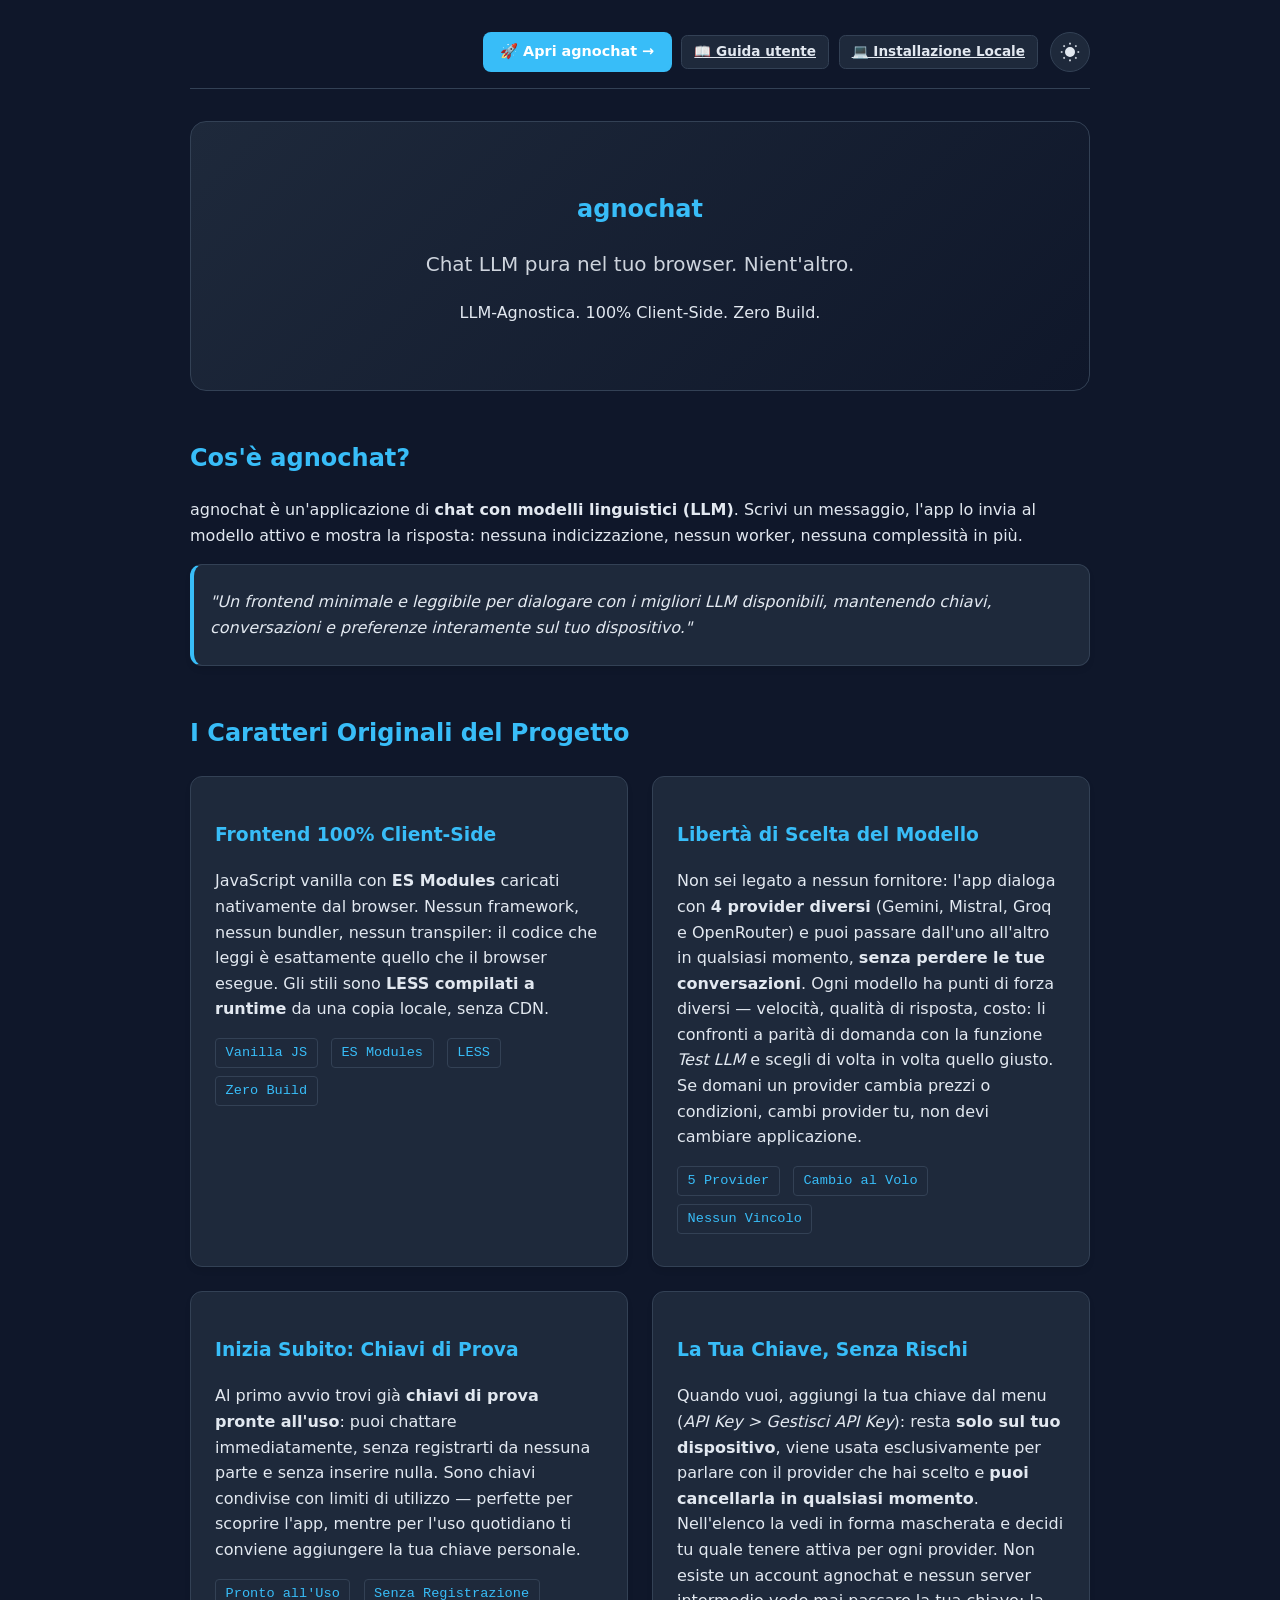
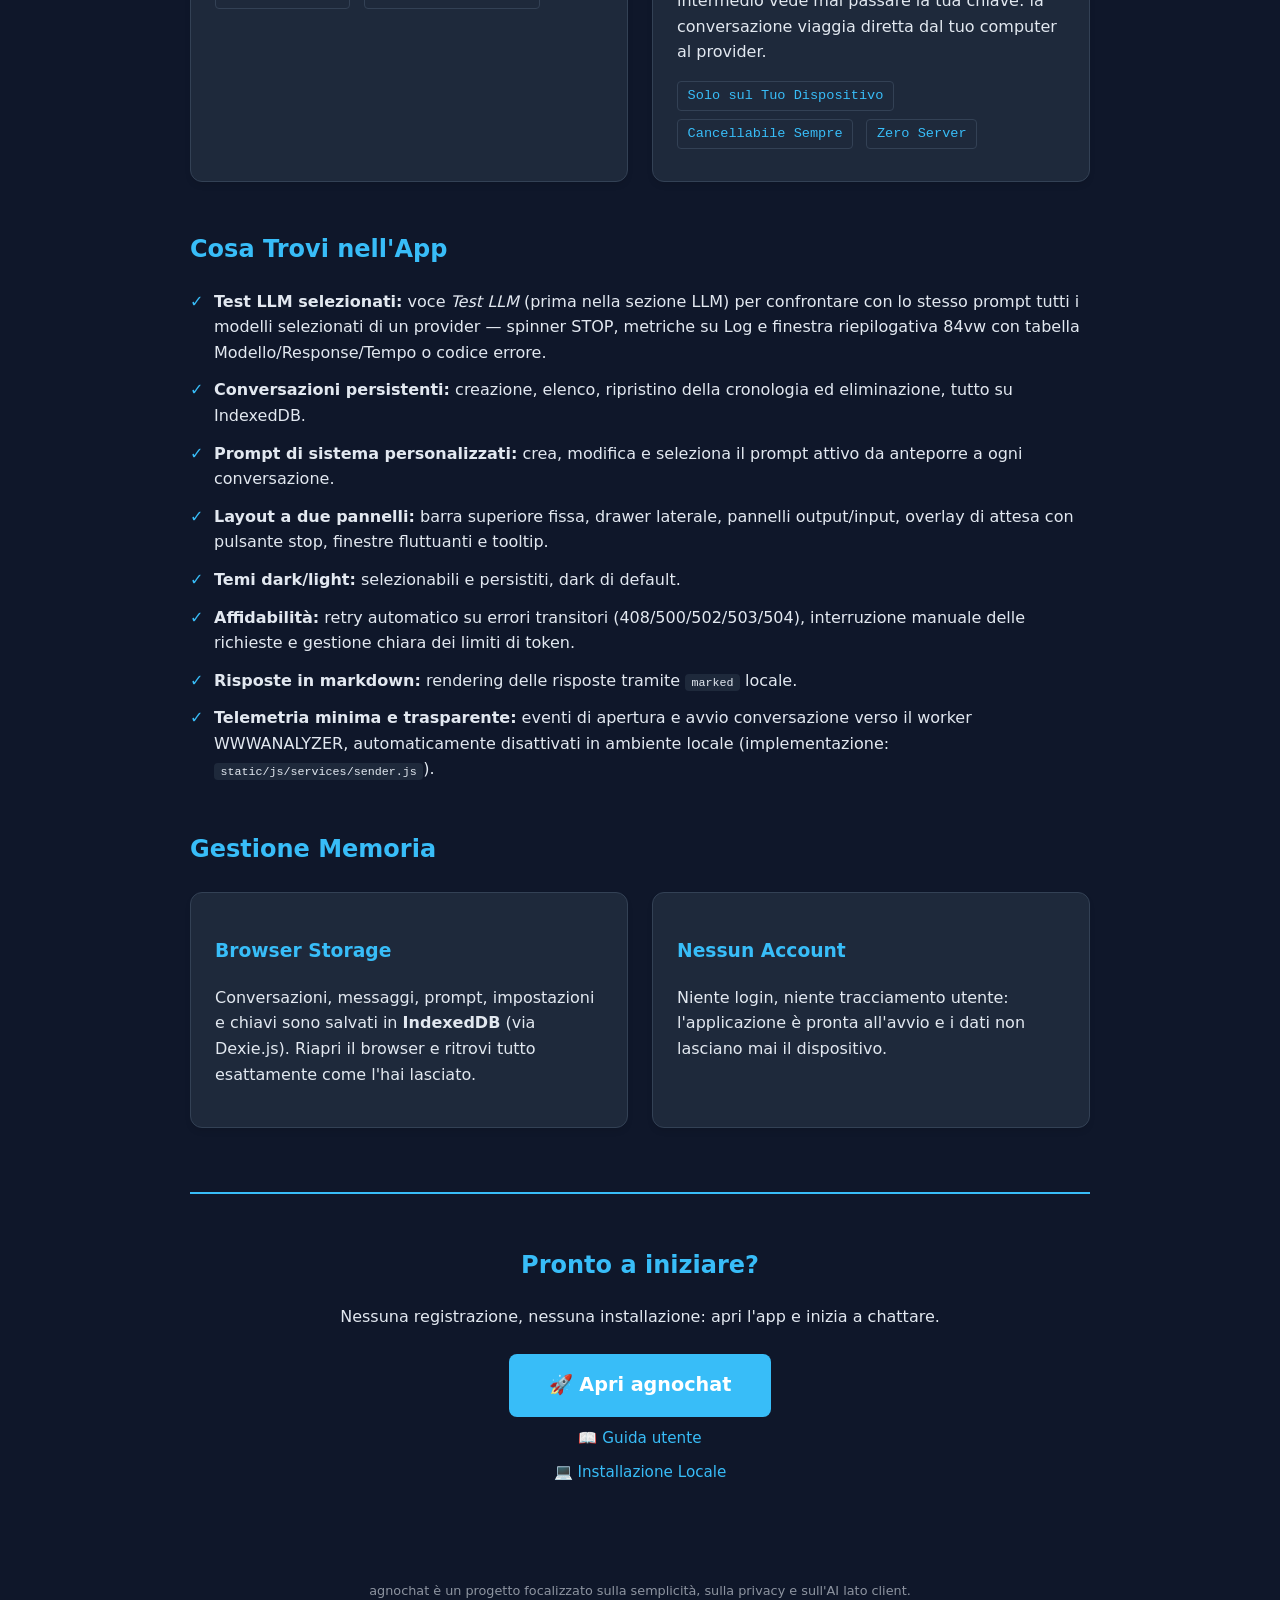
<file: index.html>
<!DOCTYPE html>
<html lang="it">

  <head>
    <meta charset="utf-8" />
    <meta http-equiv="refresh" content="0; url=static/agnochat.html" />
    <!-- <meta http-equiv="refresh" content="0; url=static/index.html" /> -->
    <meta name="viewport" content="width=device-width, initial-scale=1.0" />
    <title>agnochat</title>
    <script>window.location.replace("static/agnochat.html");</script>
    <!-- <script>window.location.replace("static/index.html");</script> -->
  </head>

  <body>
    <p><a href="static/agnochat.html">Apri agnochat</a></p>
    <!-- <p><a href="static/index.html">Apri agnochat</a></p> -->
  </body>

</html>
</file>
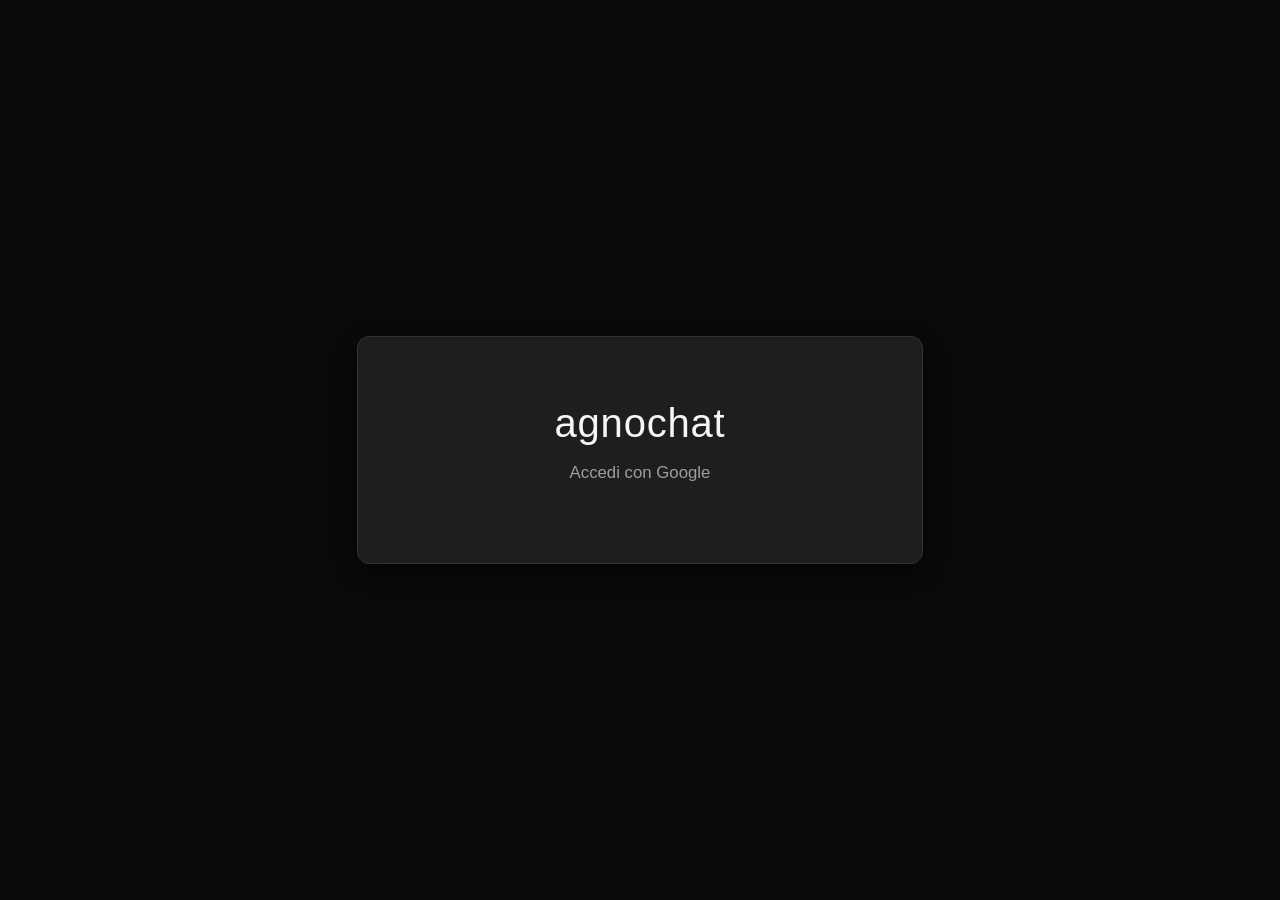
<file: static/index.html>
<!DOCTYPE html>
<html lang="it">

  <head>
    <meta charset="utf-8" />
    <meta name="viewport" content="width=device-width, initial-scale=1.0" />
    <meta name="description" content="agnochat - Chat LLM 100% client-side" />
    <title>agnochat</title>
    <link rel="icon" href="favicon.ico" type="image/x-icon">


    <link rel="stylesheet" href="css/style.min.css?v=1" />

    <!-- <link rel="stylesheet/less" href="less/style.less?v=5" /> -->
    <!-- <link rel="stylesheet/less" href="less/uadialog.less?v=2" /> -->
    <!-- <link rel="stylesheet/less" href="less/ualog3.less?v=2" /> -->
    <!-- <link rel="stylesheet/less" href="less/tooltip.less?v=2" /> -->
    <!-- <script src="less/less.js"></script> -->

    <script type="importmap">
      {
        "imports": {
          "agnochat/": "./js/",
          "agnochat/services/": "./js/services/",
          "agnochat/llm/": "./js/llm/",
          "agnochat/llmclient/": "./js/llmclient/",
          "agnochat/commands/": "./js/commands/",
          "agnochat/llmlist/": "./js/llmlist/"
        }
      }
    </script>

    <!-- Guardia login: redirect a login.html se manca user_web_id.
         La login Google e' obbligatoria anche in locale; il bypass con
         utente locale vale solo a login disabilitata. Viene PRIMA di app.js:
         i moduli differiti eseguono in ordine di documento, cosi' l'app
         (e il sender) non parte mai senza utente autenticato. -->
    <script type="module">
      import { DISABLE_LOGIN_ON_LOCAL, isLocalEnvironment } from './js/services/config.js';
      const needsLogin = !localStorage.getItem('user_web_id');
      const isLocalBypass = DISABLE_LOGIN_ON_LOCAL && isLocalEnvironment();

      if (needsLogin && !isLocalBypass) {
        window.location.replace('login.html');
      }
    </script>

    <script type="module" src="js/app.js?v=1"></script>
  </head>

  <body>

    <div id="spinner" class="spinner">
      <div class="spinner-content">
        <div class="pulse-icon"></div>
        <div class="stop-message">STOP</div>
      </div>
    </div>

    <div id="spinner-wait" class="spinner-wait">
      <div class="spinner-content">
        <div class="pulse-icon"></div>
        <div class="stop-message">STOP</div>
      </div>
    </div>

    <div class="menu-h">
      <input id="id-menu-btn" name="id-menu-btn" class="menu-btn" type="checkbox" />
      <label for="id-menu-btn" id="id-menu-icon-label" class="menu-icon">
        <span class="nav-icon"></span>
      </label>

      <div class="head-wrapper">
        <button id="btn-help" class="help" data-help="Help|Apre il manuale utente con l'elenco dei comandi dell'app.">Help</button>
        <button id="btn-readme" class="readme" data-help="README|Apre la guida completa dell'applicazione in una nuova scheda.">README</button>
        <span style="position: absolute; left: 17vw; top: 0.7vh; font-size: 0.65em; color: #ff8c00; opacity: 1; line-height: 4vh; z-index: 120; font-weight: 700;">v0.1.4</span>
        <button id="btn-provider-settings" class="provider-settings" data-help="Configurazione LLM|Seleziona il provider AI e il modello specifico.">LLM</button>
        <span id="active-model-display" class="active-model-display"></span>
        <button class="log" id="id_log">Log</button>
      </div>

      <button id="btn-theme-toggle" class="btn-theme-toggle">
        <svg class="icon-sun" viewBox="0 0 24 24" fill="none" stroke="currentColor" stroke-width="2">
          <circle cx="12" cy="12" r="5" />
          <path d="M12 1v2M12 21v2M4.22 4.22l1.42 1.42M18.36 18.36l1.42 1.42M1 12h2M21 12h2M4.22 19.78l1.42-1.42M18.36 5.64l1.42-1.42" />
        </svg>
        <svg class="icon-moon" viewBox="0 0 24 24" fill="none" stroke="currentColor" stroke-width="2" style="display: none;">
          <path d="M21 12.79A9 9 0 1 1 11.21 3 7 7 0 0 0 21 12.79z" />
        </svg>
      </button>

      <div class="menu-box">
        <ul>
          <li><b>Conversazioni</b></li>
          <li><a href="#" id="menu-new-conversation" data-help="Nuova Conversazione|Crea una nuova conversazione vuota e la attiva. La conversazione attiva resta salvata.">Nuova Conversazione</a></li>
          <li><a href="#" id="menu-list-conversations" data-help="Gestisci Conversazioni|Elenca, visualizza, attiva o elimina le conversazioni salvate.">Gestisci Conversazioni</a></li>
          <li class="separator"></li>
          <li><b>Prompt di Sistema</b></li>
          <li><a href="#" id="menu-new-prompt" data-help="Nuovo System Prompt|Crea un prompt di sistema personalizzato con nome e contenuto.">Nuovo System Prompt</a></li>
          <li><a href="#" id="menu-list-prompts" data-help="Gestisci System Prompt|Elenca, modifica, seleziona o elimina i prompt di sistema.">Gestisci System Prompt</a></li>
          <li class="separator"></li>
          <li><b>LLM</b></li>
          <li><a href="#" id="menu-test-llm" data-help="Test LLM|Esegue il test sugli LLM di un provider, utilizzando il prompt.">Test LLM</a></li>
          <li><a href="#" id="menu-reset-llm" data-help="Reset LLM|Azzera la selezione attiva e ripristina tutti i modelli disponibili dai file locali.">Reset LLM</a></li>
          <li><a href="#" id="menu-llm-update" data-help="Aggiorna LLM|Testa i modelli dei provider con chiave attiva e aggiorna l'albero di selezione LLM.">Aggiorna LLM</a></li>
          <li><a href="#" id="menu-provider-tree" data-help="Seleziona LLM|Apre l'elenco dei modelli scaricati con checkbox per aggiornare l'albero di scelta LLM.">Seleziona LLM</a></li>
          <li class="separator"></li>
          <li><b>API Key</b></li>
          <li><a href="#" id="menu-default-api-keys" data-help="Reset Api Keys|Ripristina le chiavi API predefinite, sovrascrivendo quelle attuali.">Reset Api Keys</a></li>
          <li><a href="#" id="menu-add-api-key" data-help="Gestione API Key|Aggiungi, attiva o elimina le tue chiavi API personali.">Gestisci API Key</a></li>
          <li class="separator"></li>
          <li><a href="#" id="menu-reset" class="delete menu-reset" data-help="Reset|Cancella TUTTI i dati: conversazioni, prompt, chiavi API e configurazione.">Reset</a></li>
          <li class="separator"></li>
          <li><a href="#" id="menu-logout" class="delete menu-logout">Logout</a></li>
        </ul>
      </div>

    </div>

    <div class="container">
      <div class="item item1">
        <div class="output-wrapper">
          <div class="output-toolbar">
            <button id="btn-copy-output-toolbar" data-help="Copia Output|Copia il testo dell'output della chat negli appunti.">
              <svg class="icon" viewBox="0 0 24 24">
                <path d="M16 1H4c-1.1 0-2 .9-2 2v14h2V3h12V1zm3 4H8c-1.1 0-2 .9-2 2v14c0 1.1.9 2 2 2h11c1.1 0 2-.9 2-2V7c0-1.1-.9-2-2-2zm0 16H8V7h11v14z" />
              </svg>
            </button>
            <button id="btn-clear-output" data-help="Cancella Output|Svuota la vista dell'output senza cancellare la cronologia della conversazione.">
              <svg class="icon" viewBox="0 0 24 24">
                <path d="M19,4H15.5L14.5,3H9.5L8.5,4H5V6H19V4M6,19A2,2 0 0,0 8,21H16A2,2 0 0,0 18,19V7H6V19Z" />
              </svg>
            </button>
          </div>
          <div class="text-out" id="id-text-out" tabindex="0">
            <div class="div-text"></div>
          </div>
          <div class="doc-bar" id="doc-bar"></div>
        </div>
      </div>

      <div class="item item2">
        <div class="input-wrapper">
          <textarea class="text-input" id="text-input" placeholder="Scrivi qui... " rows="2"></textarea>
          <button id="btn-upload-doc" class="btn-upload-doc" data-help="Carica documento">
            <svg viewBox="0 0 24 24" width="22" height="22">
              <path fill="currentColor" d="M19 13h-6v6h-2v-6H5v-2h6V5h2v6h6v2z" />
            </svg>
          </button>
          <button id="btn-edit-last" class="btn-edit-last" data-help="Modifica domanda" style="display: none;">
            <svg viewBox="0 0 24 24">
              <path fill="currentColor" d="M3 17.25V21h3.75L17.81 9.94l-3.75-3.75L3 17.25zM20.71 7.04c.39-.39.39-1.02 0-1.41l-2.34-2.34c-.39-.39-1.02-.39-1.41 0l-1.83 1.83 3.75 3.75 1.83-1.83z" />
            </svg>
          </button>
        </div>
        <div class="input-context-actions">
          <button id="btn-copy-output" data-help="Copia Output|Copia il testo dell'output della chat negli appunti.">
            <svg class="icon" viewBox="0 0 24 24">
              <path d="M16 1H4c-1.1 0-2 .9-2 2v14h2V3h12V1zm3 4H8c-1.1 0-2 .9-2 2v14c0 1.1.9 2 2 2h11c1.1 0 2-.9 2-2V7c0-1.1-.9-2-2-2zm0 16H8V7h11v14z" />
            </svg>
          </button>
          <button class="clear-input" data-help="Cancella Input">
            <svg class="icon" viewBox="0 0 24 24">
              <path d="M19,4H15.5L14.5,3H9.5L8.5,4H5V6H19V4M6,19A2,2 0 0,0 8,21H16A2,2 0 0,0 18,19V7H6V19Z" />
            </svg>
          </button>
          <button id="btn-action-send" data-help="Invia Messaggio|Invia la domanda al modello attivo mantenendo la memoria della conversazione.">
            <svg class="btn-icon-svg" viewBox="0 0 24 24">
              <path fill="currentColor" d="M8 5v14l11-7z" />
            </svg>
          </button>
        </div>
      </div>
    </div>

    <script src="js/services/vendor/marked.min.js"></script>
  </body>

</html>
</file>
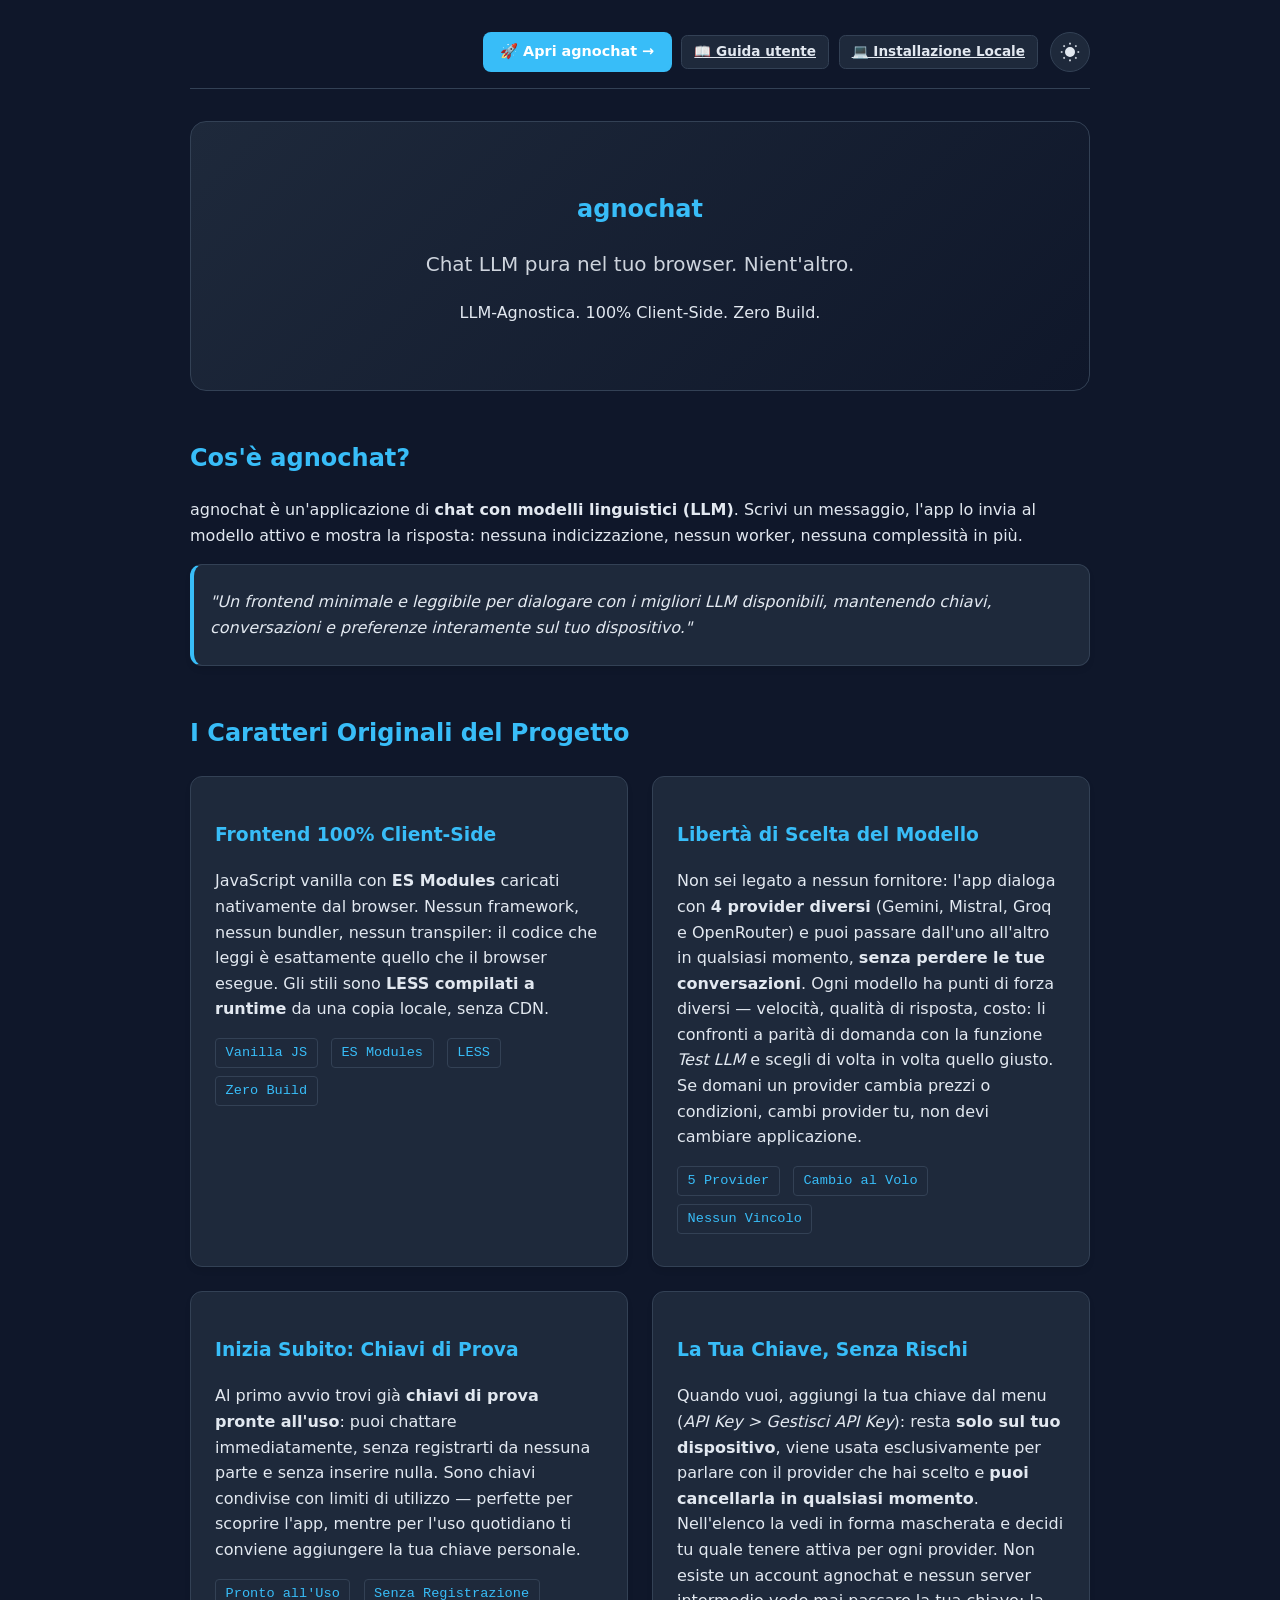
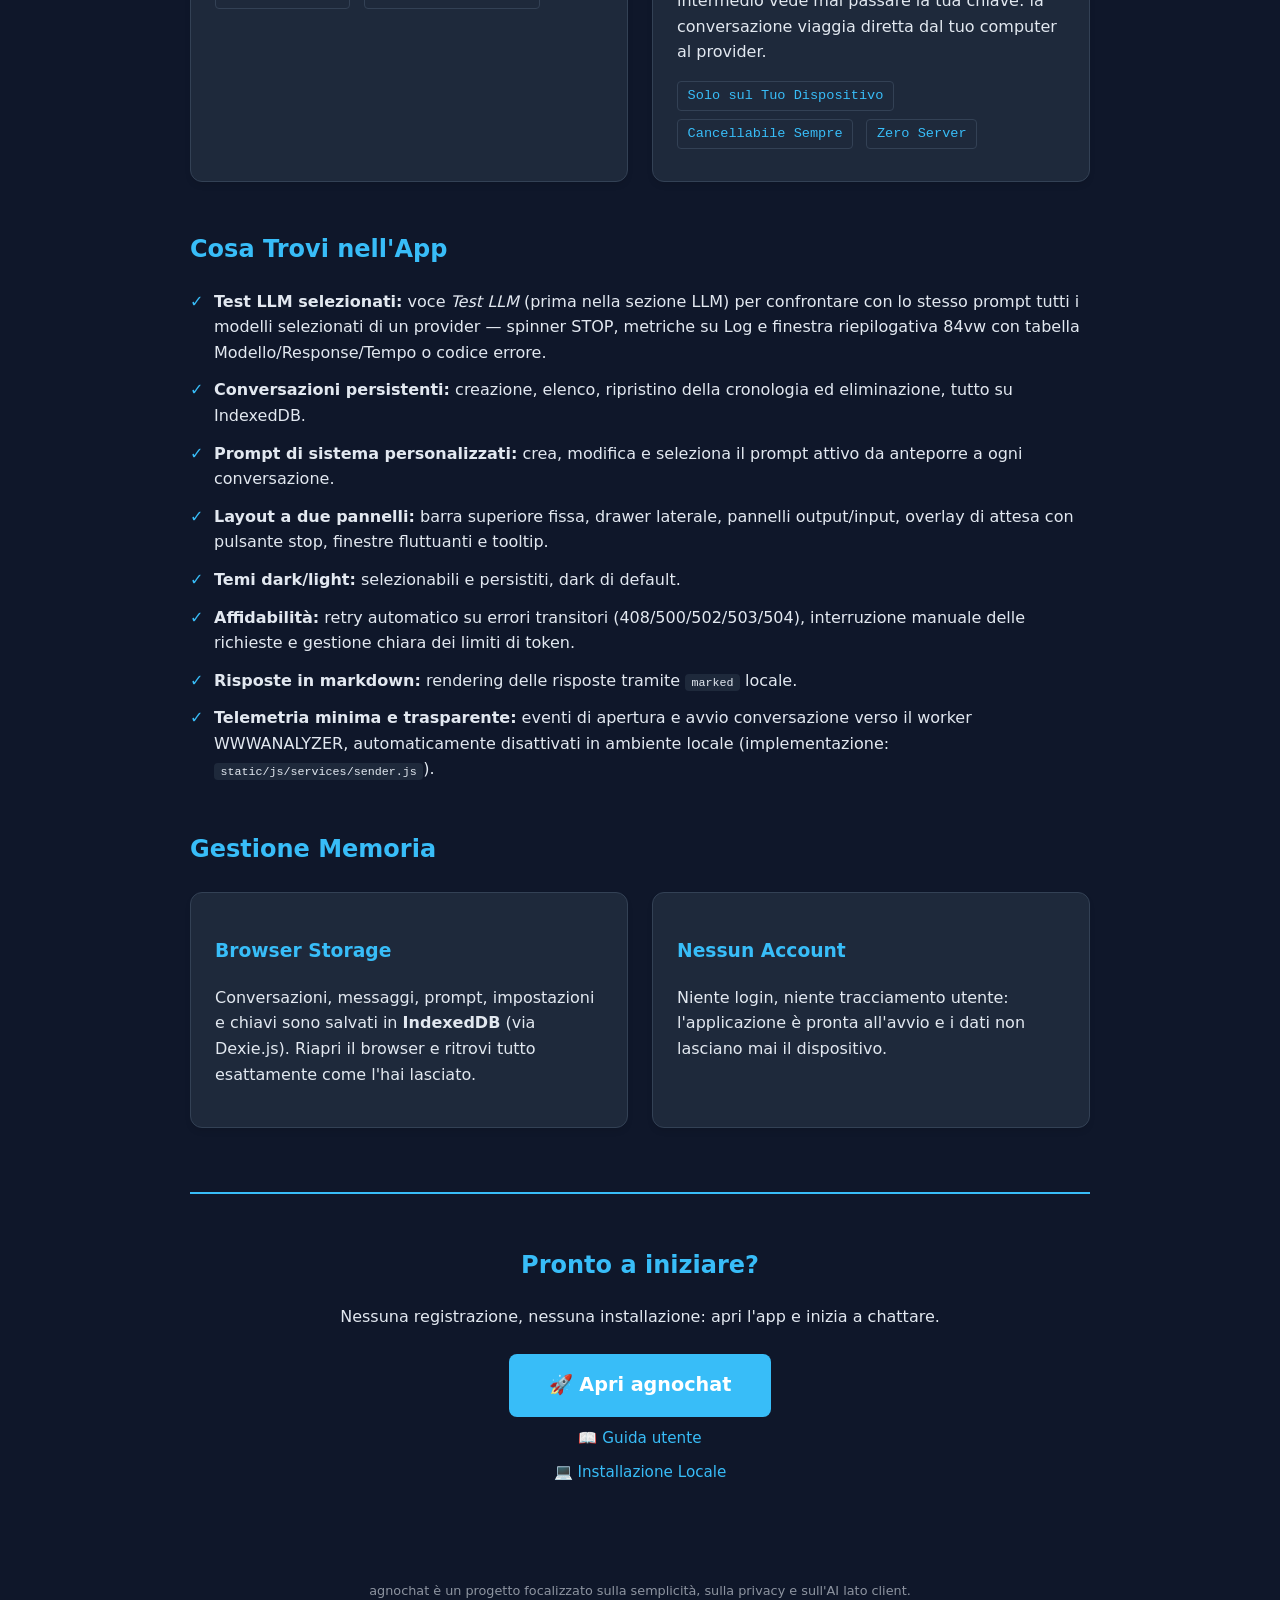
<file: static/agnochat.html>
<!DOCTYPE html>
<html lang="it">
<head>
    <meta charset="UTF-8">
    <meta name="viewport" content="width=device-width, initial-scale=1.0">
    <link rel="icon" href="favicon.ico">
    <title>agnochat - Chat LLM Pura, Semplice e 100% Client-Side</title>
    <meta name="description" content="Chat LLM 100% client-side: Gemini, Mistral, Groq e OpenRouter nella stessa app. Nessun account, nessun server, chiavi e conversazioni solo sul tuo dispositivo.">
    <meta property="og:type" content="website">
    <meta property="og:title" content="agnochat - Chat LLM Pura, Semplice e 100% Client-Side">
    <meta property="og:description" content="Provi i migliori LLM gratuiti (Gemini, Mistral, Groq, OpenRouter) in un'unica chat, senza account né server.">
    <meta property="og:url" content="https://gmaterni.github.io/agnochat/agnochat.html">
    <meta name="twitter:card" content="summary">
    <meta name="twitter:title" content="agnochat - Chat LLM Pura, Semplice e 100% Client-Side">
    <meta name="twitter:description" content="Provi i migliori LLM gratuiti (Gemini, Mistral, Groq, OpenRouter) in un'unica chat, senza account né server.">
    <style>
        :root {
            --bg-color: #0f172a;
            --text-color: #e2e8f0;
            --accent-color: #38bdf8;
            --secondary-bg: #1e293b;
            --border-color: #334155;
            --card-bg: #1e293b;
            --link-color: #38bdf8;
        }

        [data-theme="light"] {
            --bg-color: #f8fafc;
            --text-color: #1e293b;
            --accent-color: #0284c7;
            --secondary-bg: #f1f5f9;
            --border-color: #e2e8f0;
            --card-bg: #ffffff;
            --link-color: #0284c7;
        }

        body {
            font-family: 'Segoe UI', system-ui, -apple-system, sans-serif;
            background-color: var(--bg-color);
            color: var(--text-color);
            line-height: 1.6;
            margin: 0;
            padding: 0;
            transition: background-color 0.3s, color 0.3s;
        }

        .container {
            max-width: 900px;
            margin: 0 auto;
            padding: 2rem;
        }

        header {
            display: flex;
            justify-content: flex-end;
            align-items: center;
            border-bottom: 1px solid var(--border-color);
            padding-bottom: 1rem;
            margin-bottom: 2rem;
        }

        h1, h2, h3 {
            color: var(--accent-color);
        }

        code {
            background: var(--secondary-bg);
            padding: 0.1rem 0.4rem;
            border-radius: 0.25rem;
            font-size: 0.9em;
        }

        .theme-toggle {
            background: var(--secondary-bg);
            border: 1px solid var(--border-color);
            color: var(--text-color);
            padding: 0.5rem;
            border-radius: 50%;
            cursor: pointer;
            width: 40px;
            height: 40px;
            display: flex;
            align-items: center;
            justify-content: center;
            transition: all 0.2s;
        }

        .theme-toggle:hover {
            background: var(--border-color);
        }

        .hero {
            text-align: center;
            padding: 3rem 0;
            background: linear-gradient(135deg, var(--secondary-bg) 0%, var(--bg-color) 100%);
            border-radius: 1rem;
            margin-bottom: 3rem;
            border: 1px solid var(--border-color);
        }

        .section {
            margin-bottom: 3rem;
        }

        .grid {
            display: grid;
            grid-template-columns: 1fr 1fr;
            gap: 1.5rem;
            margin-top: 1.5rem;
        }

        @media (max-width: 768px) {
            .grid {
                grid-template-columns: 1fr;
            }
        }

        .card {
            background: var(--card-bg);
            padding: 1.5rem;
            border-radius: 0.75rem;
            border: 1px solid var(--border-color);
            box-shadow: 0 4px 6px -1px rgba(0, 0, 0, 0.1);
        }

        .feature-list {
            list-style: none;
            padding: 0;
        }

        .feature-list li {
            margin-bottom: 0.75rem;
            padding-left: 1.5rem;
            position: relative;
        }

        .feature-list li::before {
            content: "✓";
            color: var(--accent-color);
            position: absolute;
            left: 0;
            font-weight: bold;
        }

        .tech-tag {
            display: inline-block;
            background: var(--secondary-bg);
            color: var(--accent-color);
            padding: 0.2rem 0.6rem;
            border-radius: 0.25rem;
            font-size: 0.85rem;
            font-family: monospace;
            margin-right: 0.5rem;
            margin-bottom: 0.5rem;
            border: 1px solid var(--border-color);
        }

        .launch-box {
            text-align: center;
            margin-top: 4rem;
            padding: 2rem;
            border-top: 2px solid var(--accent-color);
        }

        .btn-launch {
            display: inline-block;
            background-color: var(--accent-color);
            color: white !important;
            padding: 1rem 2.5rem;
            border-radius: 0.5rem;
            text-decoration: none;
            font-weight: bold;
            font-size: 1.2rem;
            transition: transform 0.2s, box-shadow 0.2s;
        }

        .btn-launch:hover {
            transform: translateY(-2px);
            box-shadow: 0 10px 15px -3px rgba(0, 0, 0, 0.2);
        }

        .highlight {
            border-left: 4px solid var(--accent-color);
            padding-left: 1rem;
            font-style: italic;
        }

        .icon {
            width: 20px;
            height: 20px;
            fill: currentColor;
        }

        .header-actions {
            display: flex;
            align-items: center;
            gap: 0.75rem;
        }

        .btn-launch-small {
            display: inline-block;
            background-color: var(--accent-color);
            color: white !important;
            padding: 0.5rem 1.1rem;
            border-radius: 0.5rem;
            text-decoration: none;
            font-weight: bold;
            font-size: 0.9rem;
            white-space: nowrap;
            transition: transform 0.2s, box-shadow 0.2s;
        }

        .btn-launch-small:hover {
            transform: translateY(-1px);
            box-shadow: 0 6px 10px -3px rgba(0, 0, 0, 0.2);
        }

        .readme-link, .install-link {
            display: inline-block;
            font-size: 0.85rem;
            font-weight: 600;
            padding: 0.3rem 0.75rem;
            border-radius: 0.4rem;
            border: 1px solid var(--border-color);
            background: var(--secondary-bg);
            color: var(--text-color) !important;
            white-space: nowrap;
        }

        .readme-link:hover, .install-link:hover {
            border-color: var(--accent-color);
            color: var(--accent-color) !important;
            text-decoration: none;
        }

        .secondary-links {
            display: flex;
            flex-direction: row;
            align-items: center;
            flex-wrap: wrap;
            gap: 0.6rem;
        }

        .launch-links {
            display: flex;
            flex-direction: column;
            align-items: center;
            gap: 0.6rem;
            margin-top: 1.5rem;
        }

        .launch-links .launch-link {
            font-size: 0.95rem;
            color: var(--link-color);
            text-decoration: none;
        }

        .launch-links .launch-link:hover {
            text-decoration: underline;
        }

        @media (max-width: 600px) {
            header {
                justify-content: center;
            }
            .header-actions {
                width: 100%;
                justify-content: center;
                flex-wrap: wrap;
            }
            .secondary-links {
                justify-content: center;
            }
        }
    </style>
</head>
<body data-theme="dark">
    <div class="container">
        <header>
            <div class="header-actions">
                <div class="secondary-links">
                    <a href="index.html" class="btn-launch-small">🚀 Apri agnochat →</a>
                    <a href="README.html" class="readme-link">📖 Guida utente</a>
                    <a href="installazione.html" class="install-link">💻 Installazione Locale</a>
                </div>
                <button class="theme-toggle" id="theme-btn" title="Cambia Tema">
                    <svg class="icon icon-sun" viewBox="0 0 24 24" fill="none" stroke="currentColor" stroke-width="2">
                        <circle cx="12" cy="12" r="5" />
                        <path d="M12 1v2M12 21v2M4.22 4.22l1.42 1.42M18.36 18.36l1.42 1.42M1 12h2M21 12h2M4.22 19.78l1.42-1.42M18.36 5.64l1.42-1.42" />
                    </svg>
                    <svg class="icon icon-moon" viewBox="0 0 24 24" fill="none" stroke="currentColor" stroke-width="2" style="display: none;">
                        <path d="M21 12.79A9 9 0 1 1 11.21 3 7 7 0 0 0 21 12.79z" />
                    </svg>
                </button>
            </div>
        </header>

        <section class="hero">
            <h1>agnochat</h1>
            <p style="font-size: 1.25rem; opacity: 0.9;">Chat LLM pura nel tuo browser. Nient'altro.</p>
            <p>LLM-Agnostica. 100% Client-Side. Zero Build.</p>
        </section>

        <div class="section">
            <h2>Cos'è agnochat?</h2>
            <p>
                agnochat è un'applicazione di <strong>chat con modelli linguistici (LLM)</strong>.
                Scrivi un messaggio, l'app lo invia al modello attivo e mostra la risposta: nessuna indicizzazione,
                nessun worker, nessuna complessità in più.
            </p>
            <div class="card highlight">
                "Un frontend minimale e leggibile per dialogare con i migliori LLM disponibili, mantenendo chiavi,
                conversazioni e preferenze interamente sul tuo dispositivo."
            </div>
        </div>

        <div class="section">
            <h2>I Caratteri Originali del Progetto</h2>
            <div class="grid">
                <div class="card">
                    <h3>Frontend 100% Client-Side</h3>
                    <p>JavaScript vanilla con <strong>ES Modules</strong> caricati nativamente dal browser. Nessun framework,
                    nessun bundler, nessun transpiler: il codice che leggi è esattamente quello che il browser esegue.
                    Gli stili sono <strong>LESS compilati a runtime</strong> da una copia locale, senza CDN.</p>
                    <span class="tech-tag">Vanilla JS</span> <span class="tech-tag">ES Modules</span> <span class="tech-tag">LESS</span> <span class="tech-tag">Zero Build</span>
                </div>
                <div class="card">
                    <h3>Libertà di Scelta del Modello</h3>
                    <p>Non sei legato a nessun fornitore: l'app dialoga con <strong>4 provider diversi</strong>
                    (Gemini, Mistral, Groq e OpenRouter) e puoi passare dall'uno all'altro
                    in qualsiasi momento, <strong>senza perdere le tue conversazioni</strong>. Ogni modello ha
                    punti di forza diversi — velocità, qualità di risposta, costo: li confronti a parità di
                    domanda con la funzione <em>Test LLM</em> e scegli di volta in volta quello giusto.
                    Se domani un provider cambia prezzi o condizioni, cambi provider tu, non devi cambiare applicazione.</p>
                    <span class="tech-tag">5 Provider</span> <span class="tech-tag">Cambio al Volo</span> <span class="tech-tag">Nessun Vincolo</span>
                </div>
            </div>
            <div class="grid">
                <div class="card">
                    <h3>Inizia Subito: Chiavi di Prova</h3>
                    <p>Al primo avvio trovi già <strong>chiavi di prova pronte all'uso</strong>: puoi chattare
                    immediatamente, senza registrarti da nessuna parte e senza inserire nulla. Sono chiavi
                    condivise con limiti di utilizzo — perfette per scoprire l'app, mentre per l'uso quotidiano
                    ti conviene aggiungere la tua chiave personale.</p>
                    <span class="tech-tag">Pronto all'Uso</span> <span class="tech-tag">Senza Registrazione</span>
                </div>
                <div class="card">
                    <h3>La Tua Chiave, Senza Rischi</h3>
                    <p>Quando vuoi, aggiungi la tua chiave dal menu (<em>API Key &gt; Gestisci API Key</em>):
                    resta <strong>solo sul tuo dispositivo</strong>, viene usata esclusivamente per parlare con
                    il provider che hai scelto e <strong>puoi cancellarla in qualsiasi momento</strong>.
                    Nell'elenco la vedi in forma mascherata e decidi tu quale tenere attiva per ogni provider.
                    Non esiste un account agnochat e nessun server intermedio vede mai passare la tua chiave:
                    la conversazione viaggia diretta dal tuo computer al provider.</p>
                    <span class="tech-tag">Solo sul Tuo Dispositivo</span> <span class="tech-tag">Cancellabile Sempre</span> <span class="tech-tag">Zero Server</span>
                </div>
            </div>
        </div>

        <div class="section">
            <h2>Cosa Trovi nell'App</h2>
            <ul class="feature-list">
                <li><strong>Test LLM selezionati:</strong> voce <em>Test LLM</em> (prima nella sezione LLM) per confrontare con lo stesso prompt tutti i modelli selezionati di un provider — spinner STOP, metriche su Log e finestra riepilogativa 84vw con tabella Modello/Response/Tempo o codice errore.</li>
                <li><strong>Conversazioni persistenti:</strong> creazione, elenco, ripristino della cronologia ed eliminazione, tutto su IndexedDB.</li>
                <li><strong>Prompt di sistema personalizzati:</strong> crea, modifica e seleziona il prompt attivo da anteporre a ogni conversazione.</li>
                <li><strong>Layout a due pannelli:</strong> barra superiore fissa, drawer laterale, pannelli output/input, overlay di attesa con pulsante stop, finestre fluttuanti e tooltip.</li>
                <li><strong>Temi dark/light:</strong> selezionabili e persistiti, dark di default.</li>
                <li><strong>Affidabilità:</strong> retry automatico su errori transitori (408/500/502/503/504), interruzione manuale delle richieste e gestione chiara dei limiti di token.</li>
                <li><strong>Risposte in markdown:</strong> rendering delle risposte tramite <code>marked</code> locale.</li>
                <li><strong>Telemetria minima e trasparente:</strong> eventi di apertura e avvio conversazione verso il worker WWWANALYZER, automaticamente disattivati in ambiente locale (implementazione: <code>static/js/services/sender.js</code>).</li>
            </ul>
        </div>

        <div class="section">
            <h2>Gestione Memoria</h2>
            <div class="grid">
                <div class="card">
                    <h3>Browser Storage</h3>
                    <p>Conversazioni, messaggi, prompt, impostazioni e chiavi sono salvati in <strong>IndexedDB</strong>
                    (via Dexie.js). Riapri il browser e ritrovi tutto esattamente come l'hai lasciato.</p>
                </div>
                <div class="card">
                    <h3>Nessun Account</h3>
                    <p>Niente login, niente tracciamento utente: l'applicazione è pronta all'avvio e i dati non
                    lasciano mai il dispositivo.</p>
                </div>
            </div>
        </div>

        <div class="launch-box">
            <h2>Pronto a iniziare?</h2>
            <p>Nessuna registrazione, nessuna installazione: apri l'app e inizia a chattare.</p>
            <div class="launch-links">
                <a href="index.html" class="btn-launch">🚀 Apri agnochat</a>
                <a href="README.html" class="launch-link">📖 Guida utente</a>
                <a href="installazione.html" class="launch-link">💻 Installazione Locale</a>
            </div>
        </div>

        <footer style="margin-top: 4rem; text-align: center; font-size: 0.8rem; opacity: 0.6;">
            agnochat è un progetto focalizzato sulla semplicità, sulla privacy e sull'AI lato client.
        </footer>
    </div>

    <script>
        const themeBtn = document.getElementById('theme-btn');
        const body = document.body;
        const sunIcon = themeBtn.querySelector('.icon-sun');
        const moonIcon = themeBtn.querySelector('.icon-moon');

        const savedTheme = localStorage.getItem('agnochat-theme') || 'dark';
        body.setAttribute('data-theme', savedTheme);
        sunIcon.style.display = savedTheme === 'light' ? 'none' : 'block';
        moonIcon.style.display = savedTheme === 'light' ? 'block' : 'none';

        themeBtn.addEventListener('click', () => {
            const currentTheme = body.getAttribute('data-theme');
            const newTheme = currentTheme === 'dark' ? 'light' : 'dark';

            body.setAttribute('data-theme', newTheme);
            localStorage.setItem('agnochat-theme', newTheme);
            sunIcon.style.display = newTheme === 'light' ? 'none' : 'block';
            moonIcon.style.display = newTheme === 'light' ? 'block' : 'none';
        });
    </script>
</body>
</html>
</file>
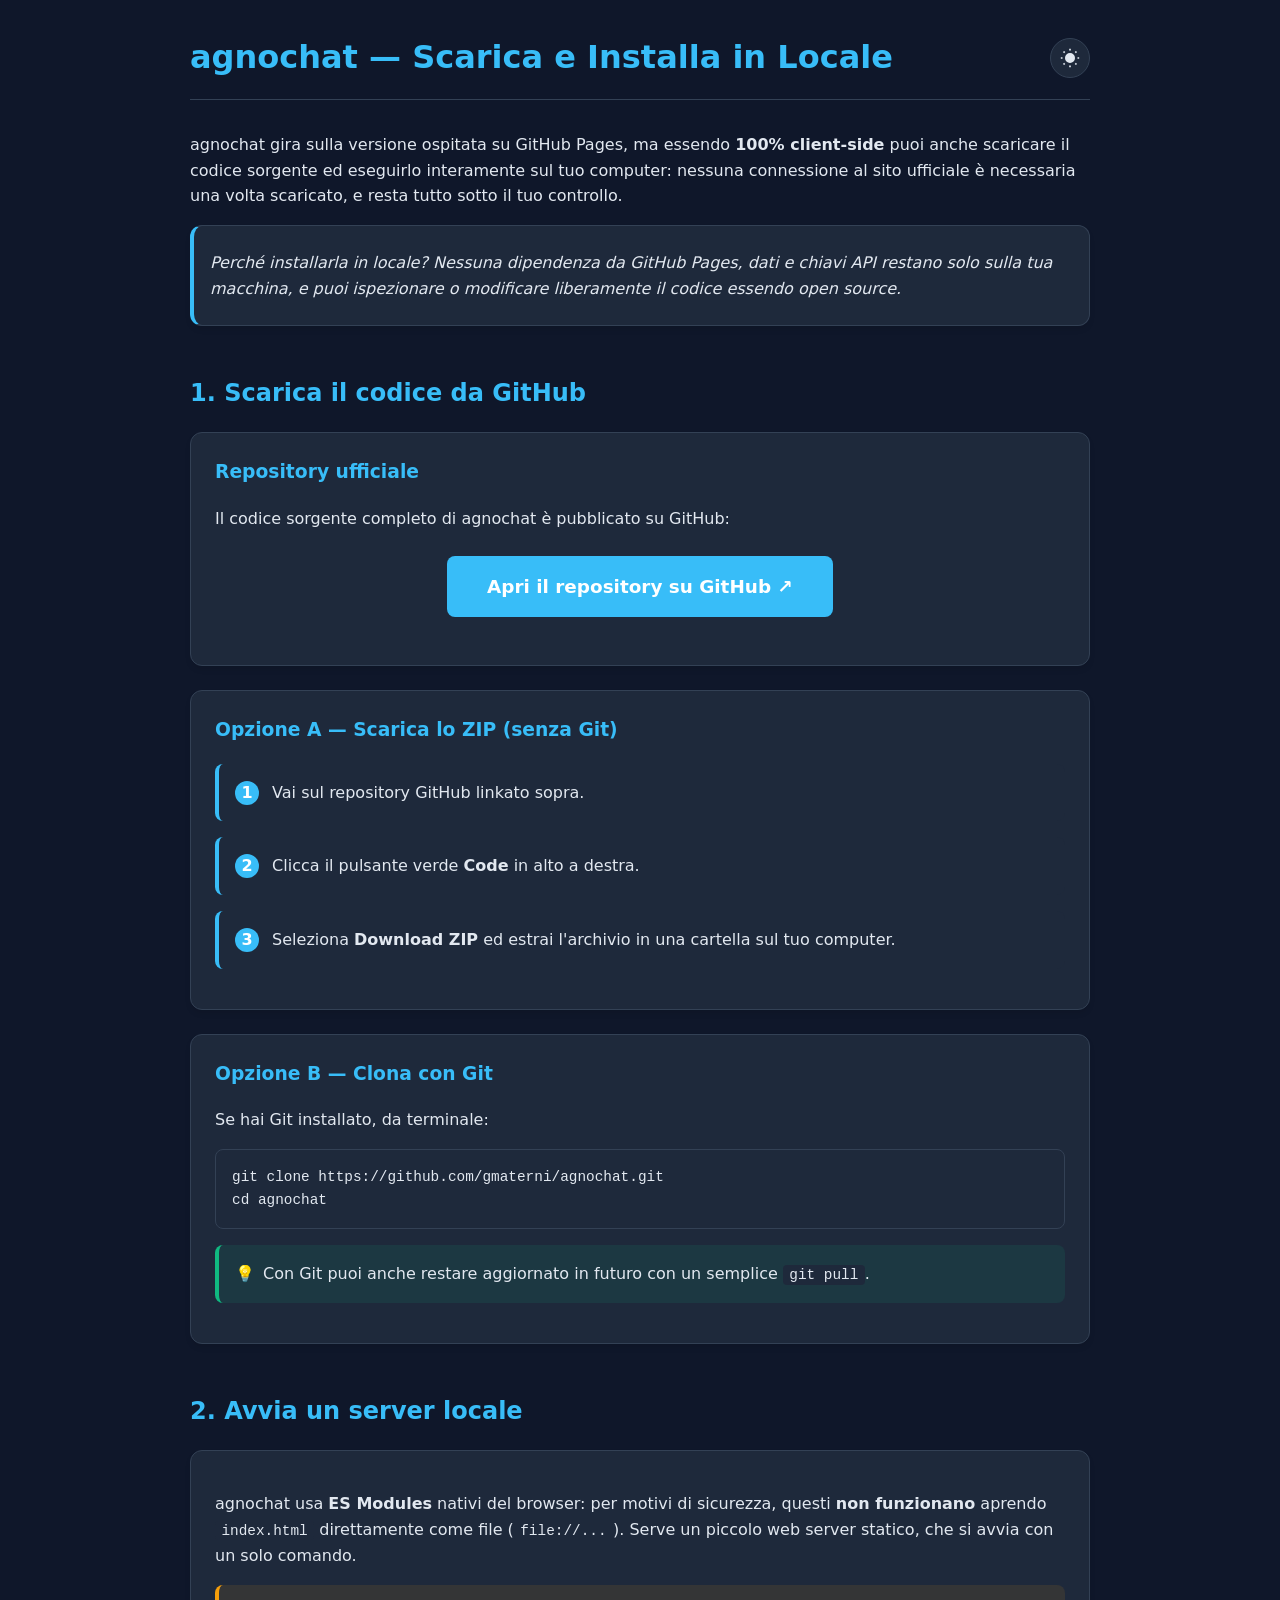
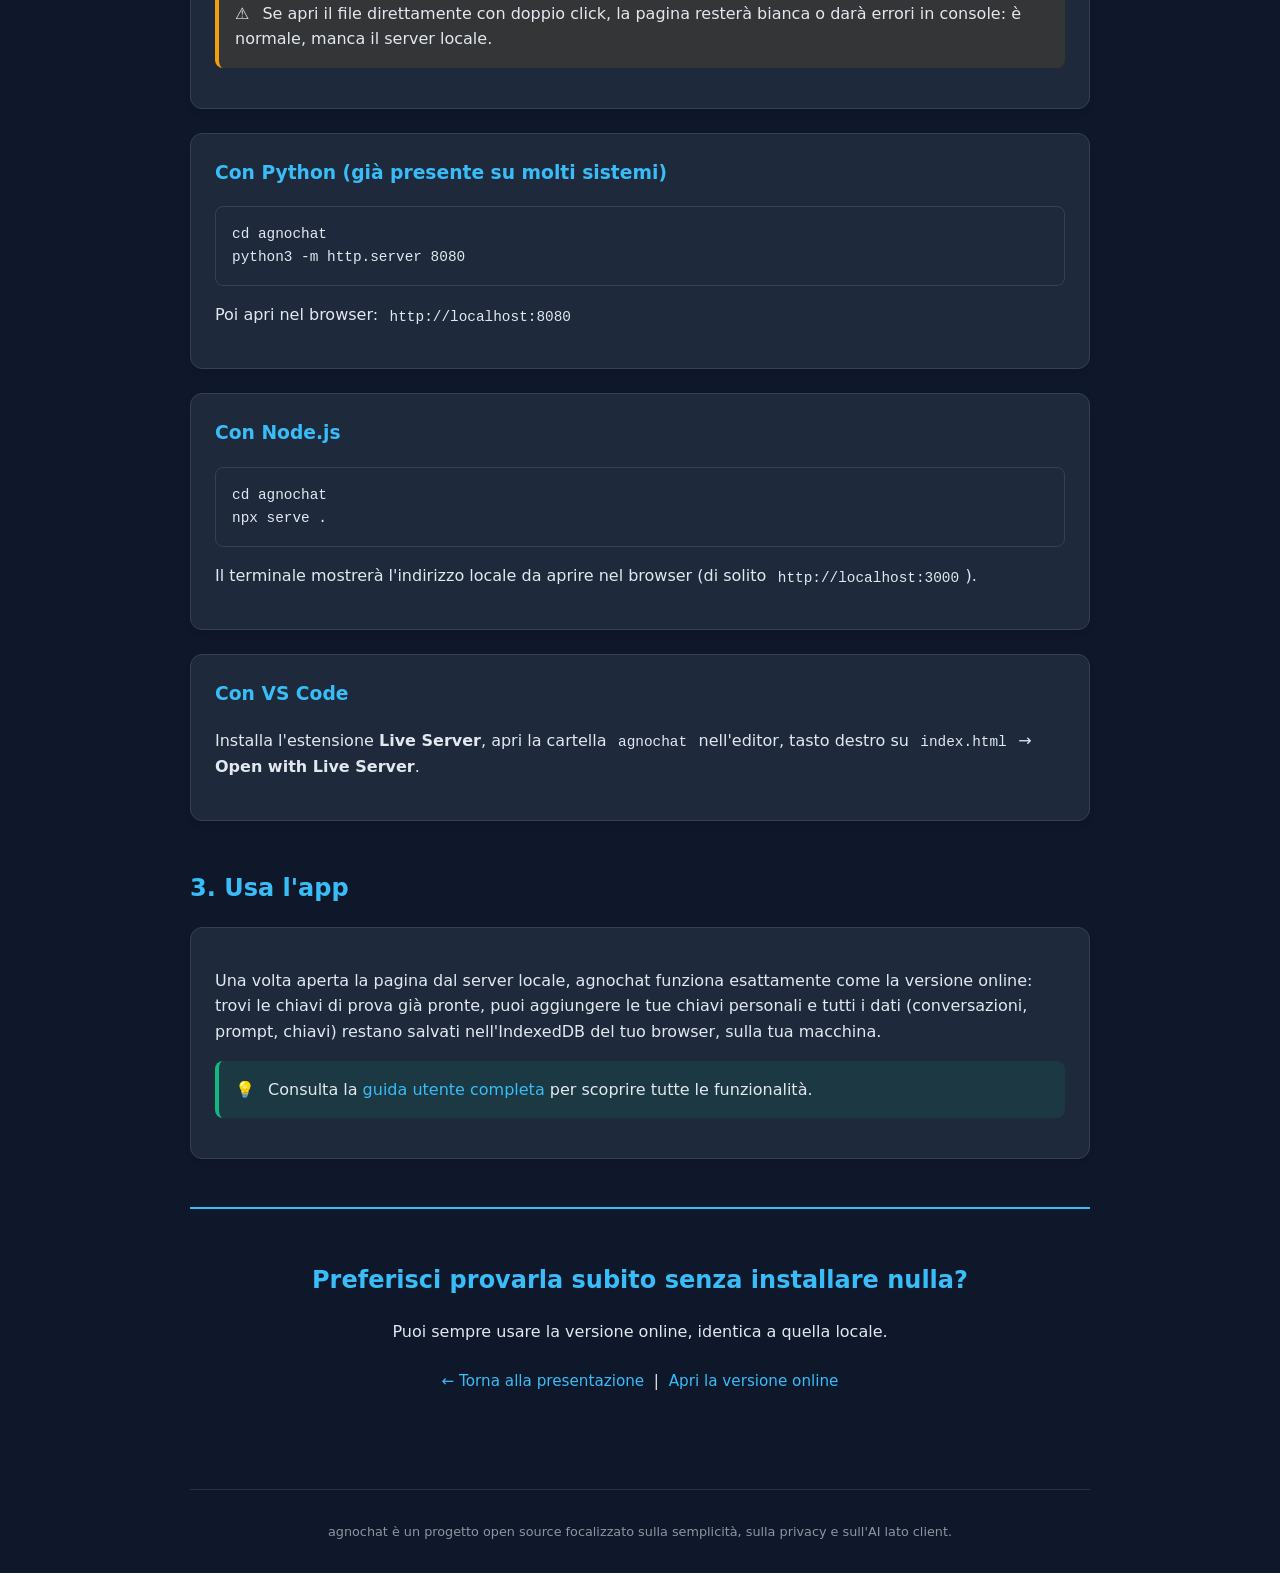
<file: static/installazione.html>
<!DOCTYPE html>
<html lang="it">
<head>
    <meta charset="UTF-8">
    <meta name="viewport" content="width=device-width, initial-scale=1.0">
    <link rel="icon" href="favicon.ico">
    <title>agnochat - Scarica e Installa in Locale</title>
    <meta name="description" content="Come scaricare agnochat da GitHub e usarla in locale sul tuo computer, senza dipendere da nessun sito esterno.">
    <meta property="og:type" content="website">
    <meta property="og:title" content="agnochat - Scarica e Installa in Locale">
    <meta property="og:description" content="Guida rapida per scaricare agnochat da GitHub ed eseguirla in locale sul tuo computer.">
    <meta property="og:url" content="https://gmaterni.github.io/agnochat/installazione.html">
    <style>
        :root {
            --bg-color: #0f172a;
            --text-color: #e2e8f0;
            --accent-color: #38bdf8;
            --secondary-bg: #1e293b;
            --border-color: #334155;
            --card-bg: #1e293b;
            --link-color: #38bdf8;
            --success-color: #10b981;
            --warning-color: #f59e0b;
        }

        [data-theme="light"] {
            --bg-color: #f8fafc;
            --text-color: #1e293b;
            --accent-color: #0284c7;
            --secondary-bg: #f1f5f9;
            --border-color: #e2e8f0;
            --card-bg: #ffffff;
            --link-color: #0284c7;
            --success-color: #059669;
            --warning-color: #d97706;
        }

        body {
            font-family: 'Segoe UI', system-ui, -apple-system, sans-serif;
            background-color: var(--bg-color);
            color: var(--text-color);
            line-height: 1.6;
            margin: 0;
            padding: 0;
            transition: background-color 0.3s, color 0.3s;
        }

        .container {
            max-width: 900px;
            margin: 0 auto;
            padding: 2rem;
        }

        header {
            display: flex;
            justify-content: space-between;
            align-items: center;
            border-bottom: 1px solid var(--border-color);
            padding-bottom: 1rem;
            margin-bottom: 2rem;
            flex-wrap: wrap;
            gap: 1rem;
        }

        .header-actions {
            display: flex;
            align-items: center;
            gap: 0.75rem;
        }

        h1, h2, h3 {
            color: var(--accent-color);
        }

        h1 { margin: 0; }

        code {
            background: var(--secondary-bg);
            padding: 0.1rem 0.4rem;
            border-radius: 0.25rem;
            font-size: 0.9em;
            font-family: 'Consolas', 'Monaco', monospace;
        }

        pre {
            background: var(--secondary-bg);
            border: 1px solid var(--border-color);
            border-radius: 0.5rem;
            padding: 1rem;
            overflow-x: auto;
        }

        pre code {
            background: none;
            padding: 0;
        }

        .theme-toggle {
            background: var(--secondary-bg);
            border: 1px solid var(--border-color);
            color: var(--text-color);
            padding: 0.5rem;
            border-radius: 50%;
            cursor: pointer;
            width: 40px;
            height: 40px;
            display: flex;
            align-items: center;
            justify-content: center;
            transition: all 0.2s;
        }

        .theme-toggle:hover {
            background: var(--border-color);
        }

        .icon {
            width: 20px;
            height: 20px;
            fill: currentColor;
        }

        .section {
            margin-bottom: 3rem;
        }

        .card {
            background: var(--card-bg);
            padding: 1.5rem;
            border-radius: 0.75rem;
            border: 1px solid var(--border-color);
            box-shadow: 0 4px 6px -1px rgba(0, 0, 0, 0.1);
            margin-bottom: 1.5rem;
        }

        .card h3 {
            margin-top: 0;
        }

        .highlight {
            border-left: 4px solid var(--accent-color);
            padding-left: 1rem;
            font-style: italic;
            margin: 1rem 0;
        }

        .warning {
            background: rgba(245, 158, 11, 0.1);
            border-left: 4px solid var(--warning-color);
            padding: 1rem;
            border-radius: 0.5rem;
            margin: 1rem 0;
        }
        .warning::before { content: "⚠️"; margin-right: 0.5rem; }

        .tip {
            background: rgba(16, 185, 129, 0.1);
            border-left: 4px solid var(--success-color);
            padding: 1rem;
            border-radius: 0.5rem;
            margin: 1rem 0;
        }
        .tip::before { content: "💡"; margin-right: 0.5rem; }

        .step {
            background: var(--secondary-bg);
            padding: 1rem;
            border-radius: 0.5rem;
            margin: 1rem 0;
            border-left: 4px solid var(--accent-color);
        }

        .step-number {
            display: inline-block;
            background: var(--accent-color);
            color: white;
            width: 24px;
            height: 24px;
            border-radius: 50%;
            text-align: center;
            line-height: 24px;
            font-weight: bold;
            margin-right: 0.5rem;
        }

        .btn-repo {
            display: inline-block;
            background-color: var(--accent-color);
            color: white !important;
            padding: 1rem 2.5rem;
            border-radius: 0.5rem;
            text-decoration: none;
            font-weight: bold;
            font-size: 1.15rem;
            transition: transform 0.2s, box-shadow 0.2s;
        }

        .btn-repo:hover {
            transform: translateY(-2px);
            box-shadow: 0 10px 15px -3px rgba(0, 0, 0, 0.2);
        }

        .launch-box {
            text-align: center;
            margin-top: 3rem;
            padding: 2rem;
            border-top: 2px solid var(--accent-color);
        }

        a { color: var(--link-color); text-decoration: none; }
        a:hover { text-decoration: underline; }

        .back-links {
            margin-top: 1.5rem;
            font-size: 0.95rem;
        }

        footer {
            margin-top: 4rem;
            text-align: center;
            font-size: 0.8rem;
            opacity: 0.6;
            padding-top: 2rem;
            border-top: 1px solid var(--border-color);
        }

        @media (max-width: 600px) {
            header {
                flex-direction: column;
                align-items: flex-start;
            }
        }
    </style>
</head>
<body data-theme="dark">
    <div class="container">
        <header>
            <h1>agnochat — Scarica e Installa in Locale</h1>
            <div class="header-actions">
                <button class="theme-toggle" id="theme-btn" title="Cambia Tema">
                    <svg class="icon icon-sun" viewBox="0 0 24 24" fill="none" stroke="currentColor" stroke-width="2">
                        <circle cx="12" cy="12" r="5" />
                        <path d="M12 1v2M12 21v2M4.22 4.22l1.42 1.42M18.36 18.36l1.42 1.42M1 12h2M21 12h2M4.22 19.78l1.42-1.42M18.36 5.64l1.42-1.42" />
                    </svg>
                    <svg class="icon icon-moon" viewBox="0 0 24 24" fill="none" stroke="currentColor" stroke-width="2" style="display: none;">
                        <path d="M21 12.79A9 9 0 1 1 11.21 3 7 7 0 0 0 21 12.79z" />
                    </svg>
                </button>
            </div>
        </header>

        <section class="section">
            <p>
                agnochat gira sulla versione ospitata su GitHub Pages, ma essendo <strong>100% client-side</strong>
                puoi anche scaricare il codice sorgente ed eseguirlo interamente sul tuo computer: nessuna
                connessione al sito ufficiale è necessaria una volta scaricato, e resta tutto sotto il tuo controllo.
            </p>
            <div class="card highlight">
                Perché installarla in locale? Nessuna dipendenza da GitHub Pages, dati e chiavi API restano solo
                sulla tua macchina, e puoi ispezionare o modificare liberamente il codice essendo open source.
            </div>
        </section>

        <section class="section">
            <h2>1. Scarica il codice da GitHub</h2>

            <div class="card">
                <h3>Repository ufficiale</h3>
                <p>Il codice sorgente completo di agnochat è pubblicato su GitHub:</p>
                <p style="text-align: center; margin: 1.5rem 0;">
                    <a href="https://github.com/gmaterni/agnochat" class="btn-repo" target="_blank" rel="noopener">
                        Apri il repository su GitHub ↗
                    </a>
                </p>
            </div>

            <div class="card">
                <h3>Opzione A — Scarica lo ZIP (senza Git)</h3>
                <div class="step">
                    <span class="step-number">1</span> Vai sul repository GitHub linkato sopra.
                </div>
                <div class="step">
                    <span class="step-number">2</span> Clicca il pulsante verde <strong>Code</strong> in alto a destra.
                </div>
                <div class="step">
                    <span class="step-number">3</span> Seleziona <strong>Download ZIP</strong> ed estrai l'archivio in una cartella sul tuo computer.
                </div>
            </div>

            <div class="card">
                <h3>Opzione B — Clona con Git</h3>
                <p>Se hai Git installato, da terminale:</p>
                <pre><code>git clone https://github.com/gmaterni/agnochat.git
cd agnochat</code></pre>
                <div class="tip">Con Git puoi anche restare aggiornato in futuro con un semplice <code>git pull</code>.</div>
            </div>
        </section>

        <section class="section">
            <h2>2. Avvia un server locale</h2>
            <div class="card">
                <p>
                    agnochat usa <strong>ES Modules</strong> nativi del browser: per motivi di sicurezza, questi
                    <strong>non funzionano</strong> aprendo <code>index.html</code> direttamente come file
                    (<code>file://...</code>). Serve un piccolo web server statico, che si avvia con un solo comando.
                </p>
                <div class="warning">
                    Se apri il file direttamente con doppio click, la pagina resterà bianca o darà errori in console: è normale, manca il server locale.
                </div>
            </div>

            <div class="card">
                <h3>Con Python (già presente su molti sistemi)</h3>
                <pre><code>cd agnochat
python3 -m http.server 8080</code></pre>
                <p>Poi apri nel browser: <code>http://localhost:8080</code></p>
            </div>

            <div class="card">
                <h3>Con Node.js</h3>
                <pre><code>cd agnochat
npx serve .</code></pre>
                <p>Il terminale mostrerà l'indirizzo locale da aprire nel browser (di solito <code>http://localhost:3000</code>).</p>
            </div>

            <div class="card">
                <h3>Con VS Code</h3>
                <p>
                    Installa l'estensione <strong>Live Server</strong>, apri la cartella <code>agnochat</code> nell'editor,
                    tasto destro su <code>index.html</code> → <strong>Open with Live Server</strong>.
                </p>
            </div>
        </section>

        <section class="section">
            <h2>3. Usa l'app</h2>
            <div class="card">
                <p>
                    Una volta aperta la pagina dal server locale, agnochat funziona esattamente come la versione
                    online: trovi le chiavi di prova già pronte, puoi aggiungere le tue chiavi personali e tutti i
                    dati (conversazioni, prompt, chiavi) restano salvati nell'IndexedDB del tuo browser, sulla tua macchina.
                </p>
                <div class="tip">
                    Consulta la <a href="README.html">guida utente completa</a> per scoprire tutte le funzionalità.
                </div>
            </div>
        </section>

        <div class="launch-box">
            <h2>Preferisci provarla subito senza installare nulla?</h2>
            <p>Puoi sempre usare la versione online, identica a quella locale.</p>
            <div class="back-links">
                <a href="agnochat.html">← Torna alla presentazione</a> &nbsp;|&nbsp;
                <a href="index.html">Apri la versione online</a>
            </div>
        </div>

        <footer>
            agnochat è un progetto open source focalizzato sulla semplicità, sulla privacy e sull'AI lato client.
        </footer>
    </div>

    <script>
        const themeBtn = document.getElementById('theme-btn');
        const body = document.body;
        const sunIcon = themeBtn.querySelector('.icon-sun');
        const moonIcon = themeBtn.querySelector('.icon-moon');

        const savedTheme = localStorage.getItem('agnochat-theme') || 'dark';
        body.setAttribute('data-theme', savedTheme);
        sunIcon.style.display = savedTheme === 'light' ? 'none' : 'block';
        moonIcon.style.display = savedTheme === 'light' ? 'block' : 'none';

        themeBtn.addEventListener('click', () => {
            const currentTheme = body.getAttribute('data-theme');
            const newTheme = currentTheme === 'dark' ? 'light' : 'dark';

            body.setAttribute('data-theme', newTheme);
            localStorage.setItem('agnochat-theme', newTheme);
            sunIcon.style.display = newTheme === 'light' ? 'none' : 'block';
            moonIcon.style.display = newTheme === 'light' ? 'block' : 'none';
        });
    </script>
</body>
</html>
</file>
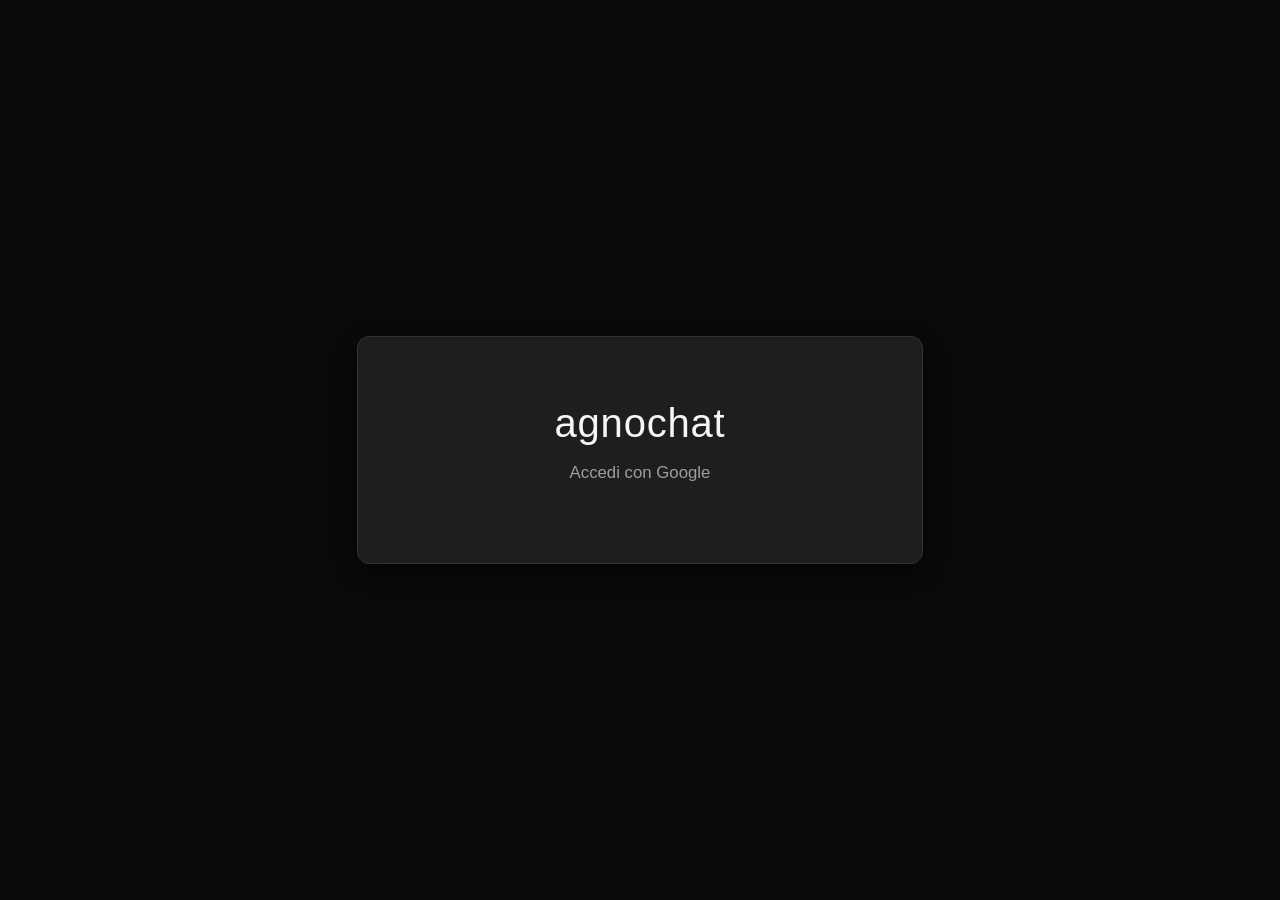
<file: static/login.html>
<!DOCTYPE html>
<html lang="it">

    <head>
        <meta charset="UTF-8">
        <meta name="viewport" content="width=device-width, initial-scale=1.0">
        <title>Login - agnochat</title>
        <link rel="icon" href="favicon.ico" type="image/x-icon">
        <style>
            body {
                background: #0a0a0a;
                color: #e0e0e0;
                font-family: sans-serif;
                display: flex;
                justify-content: center;
                align-items: center;
                height: 100vh;
                margin: 0;
            }

            .card {
                background: #1e1e1e;
                padding: 64px 72px;
                border-radius: 12px;
                border: 1px solid #333;
                box-shadow: 0 8px 24px rgba(0, 0, 0, 0.6);
                text-align: center;
                min-width: 420px;
            }

            .card h2 {
                color: #f5f5f5;
                font-size: 2.5em;
                font-weight: 500;
                letter-spacing: 0.02em;
                margin: 0 0 16px 0;
            }

            .card p {
                color: #9e9e9e;
                font-size: 1.05em;
            }
        </style>
    </head>

    <body>
        <div class="card">
            <h2>agnochat</h2>
            <p>Accedi con Google</p>
            <div id="g_signin"></div>
        </div>

        <script src="https://accounts.google.com/gsi/client" async defer></script>
        <script>
            const CLIENT_ID = '387282319504-snlehr8cirvenc82hrpso9pipf3f3qds.apps.googleusercontent.com';

            // Utilizzo di una moderna arrow function per gestire la risposta
            const handleGoogleResponse = (r) => {
                const payload = r.credential.split('.')[1];
                const decoded = JSON.parse(atob(payload.replace(/-/g, '+').replace(/_/g, '/')));
                localStorage.setItem('user_web_id', decoded.email);
                window.location.replace('index.html');
            };

            window.onload = () => {
                google.accounts.id.initialize({ client_id: CLIENT_ID, callback: handleGoogleResponse });
                google.accounts.id.renderButton(document.getElementById("g_signin"), { theme: "filled_blue", size: "large" });
            };
        </script>
    </body>

</html>
</file>
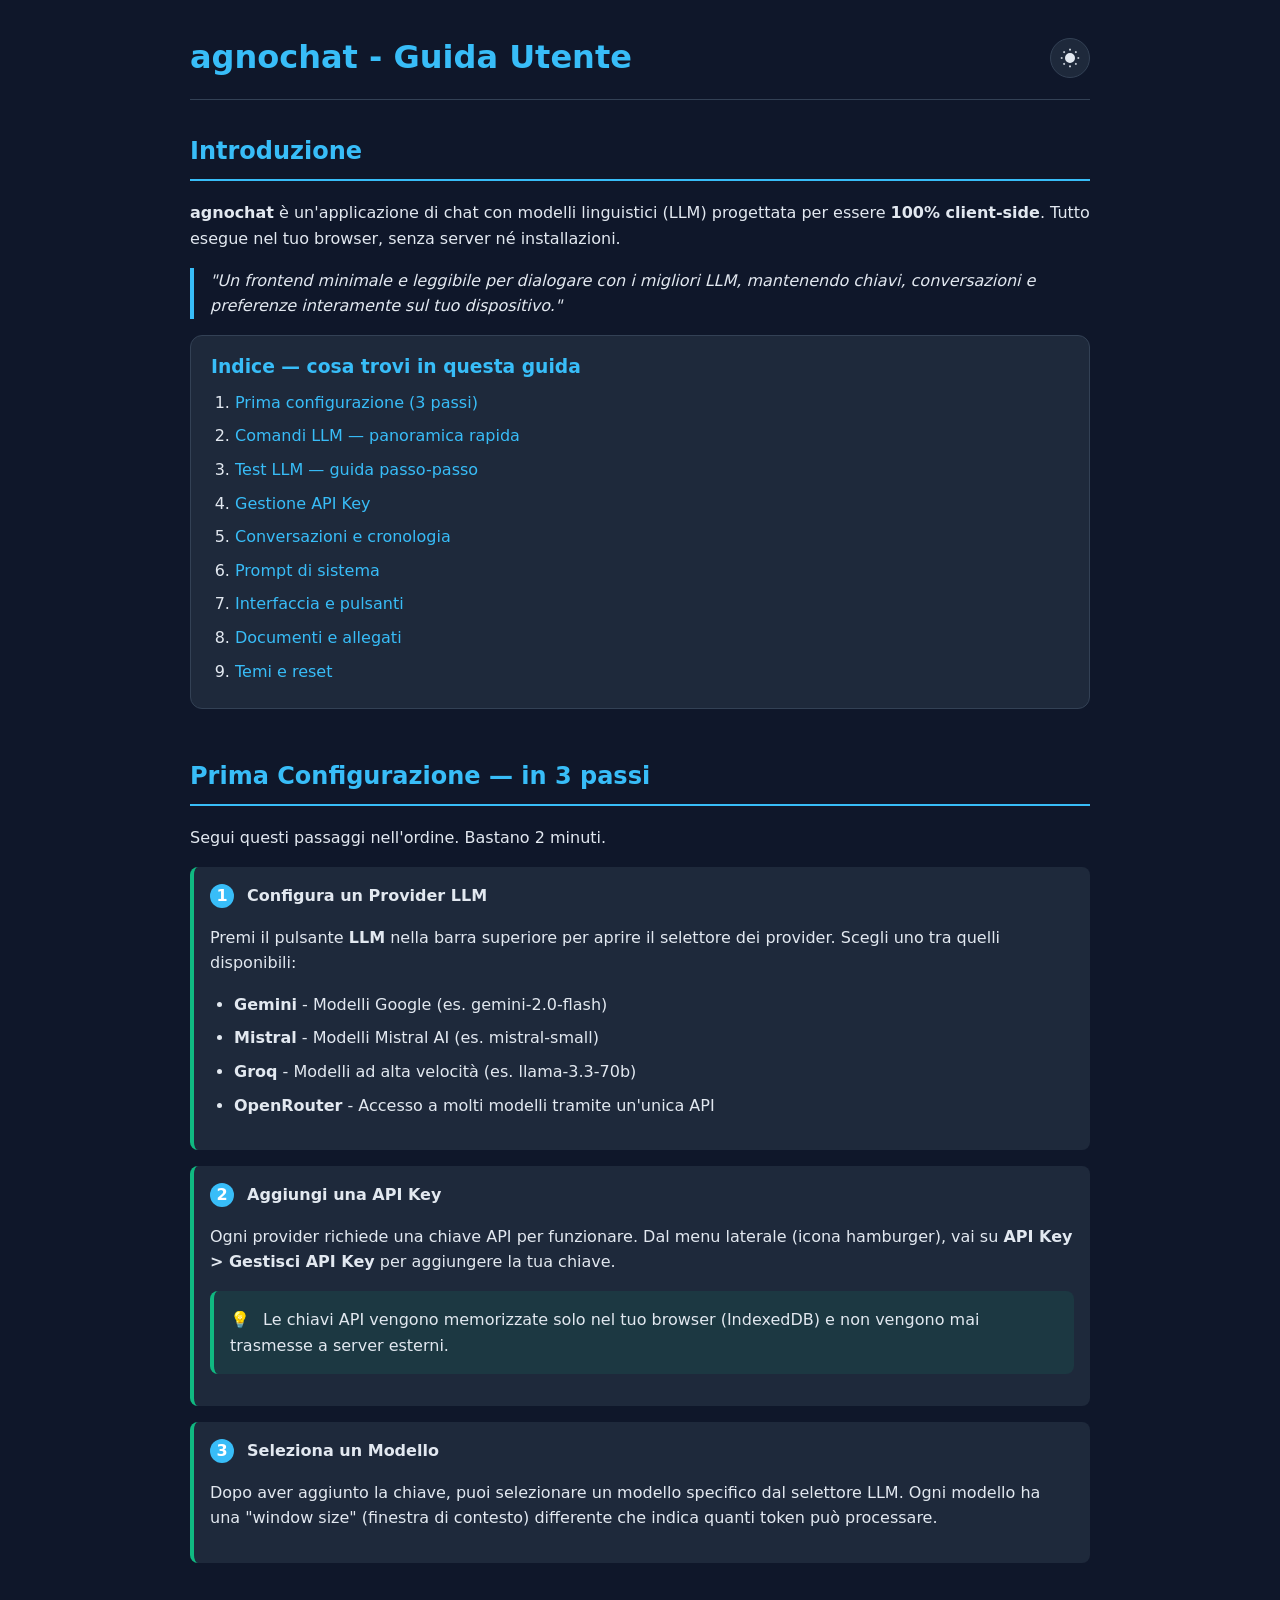
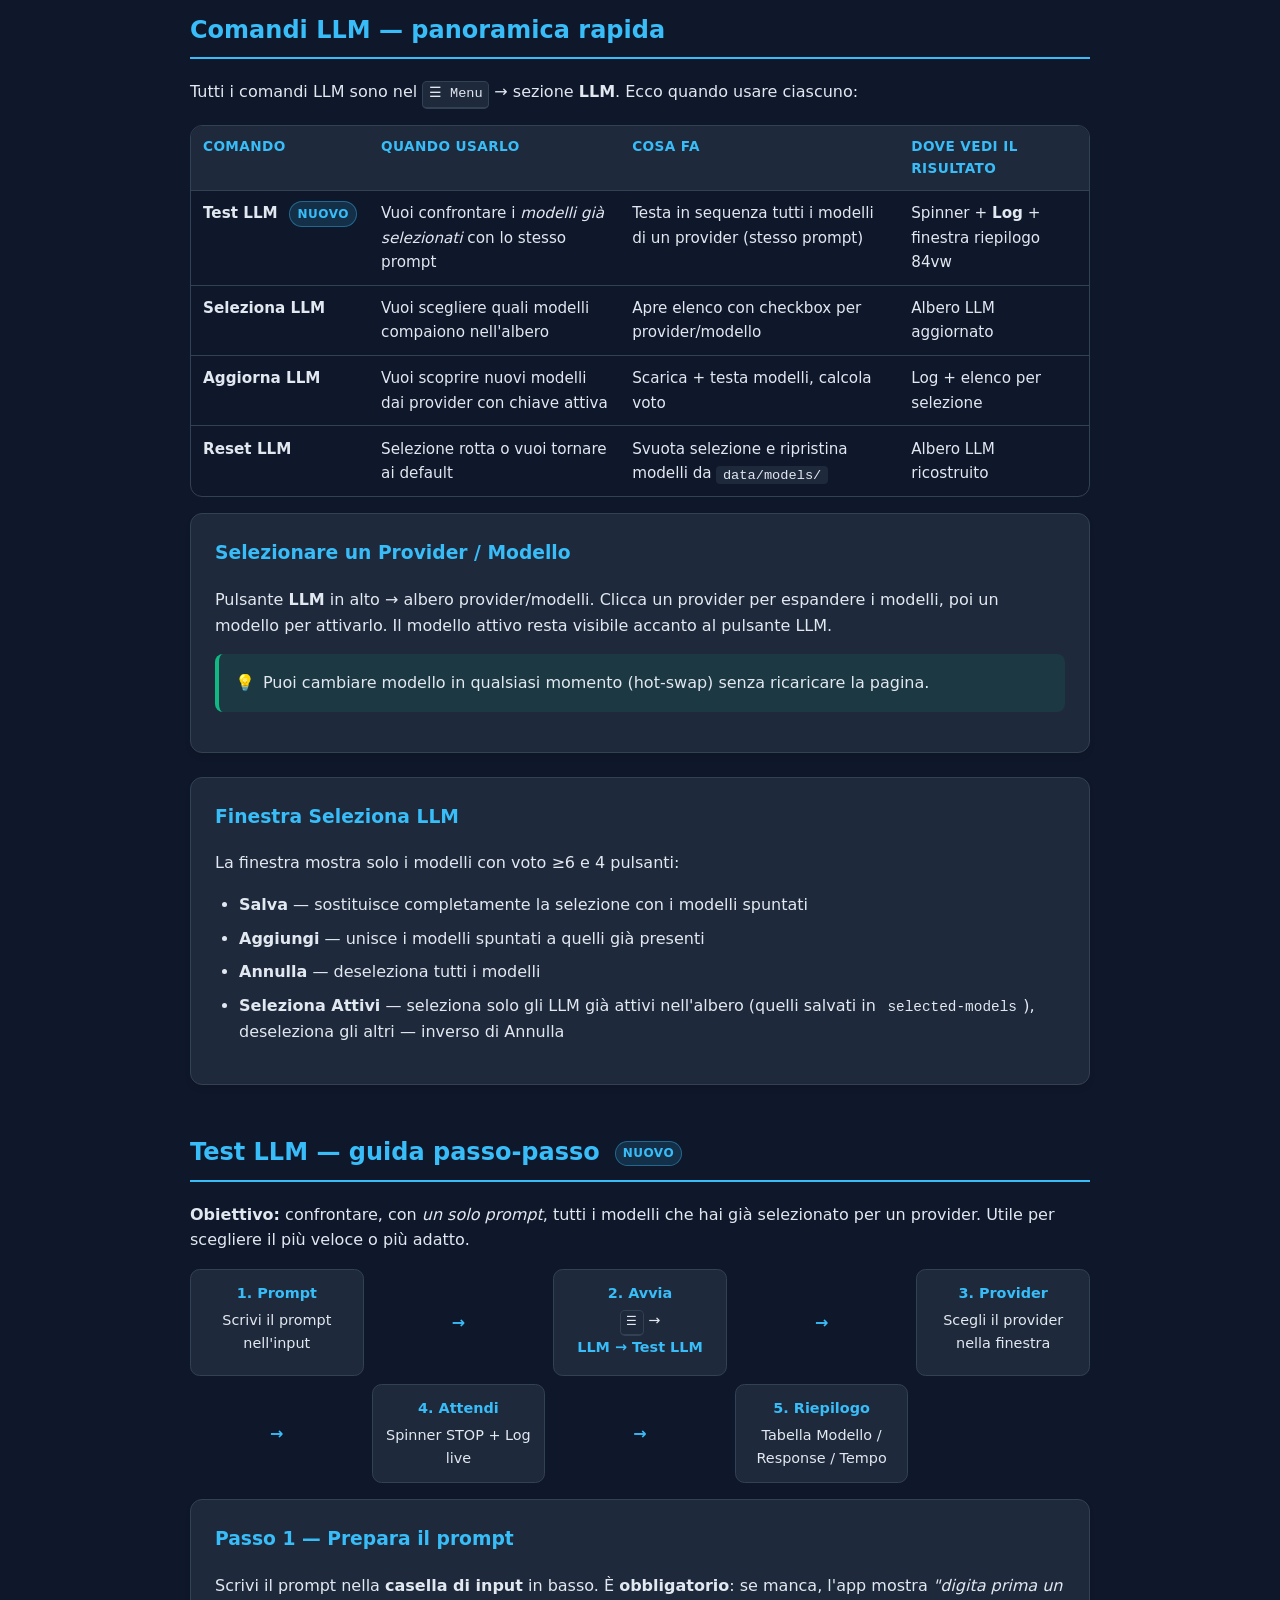
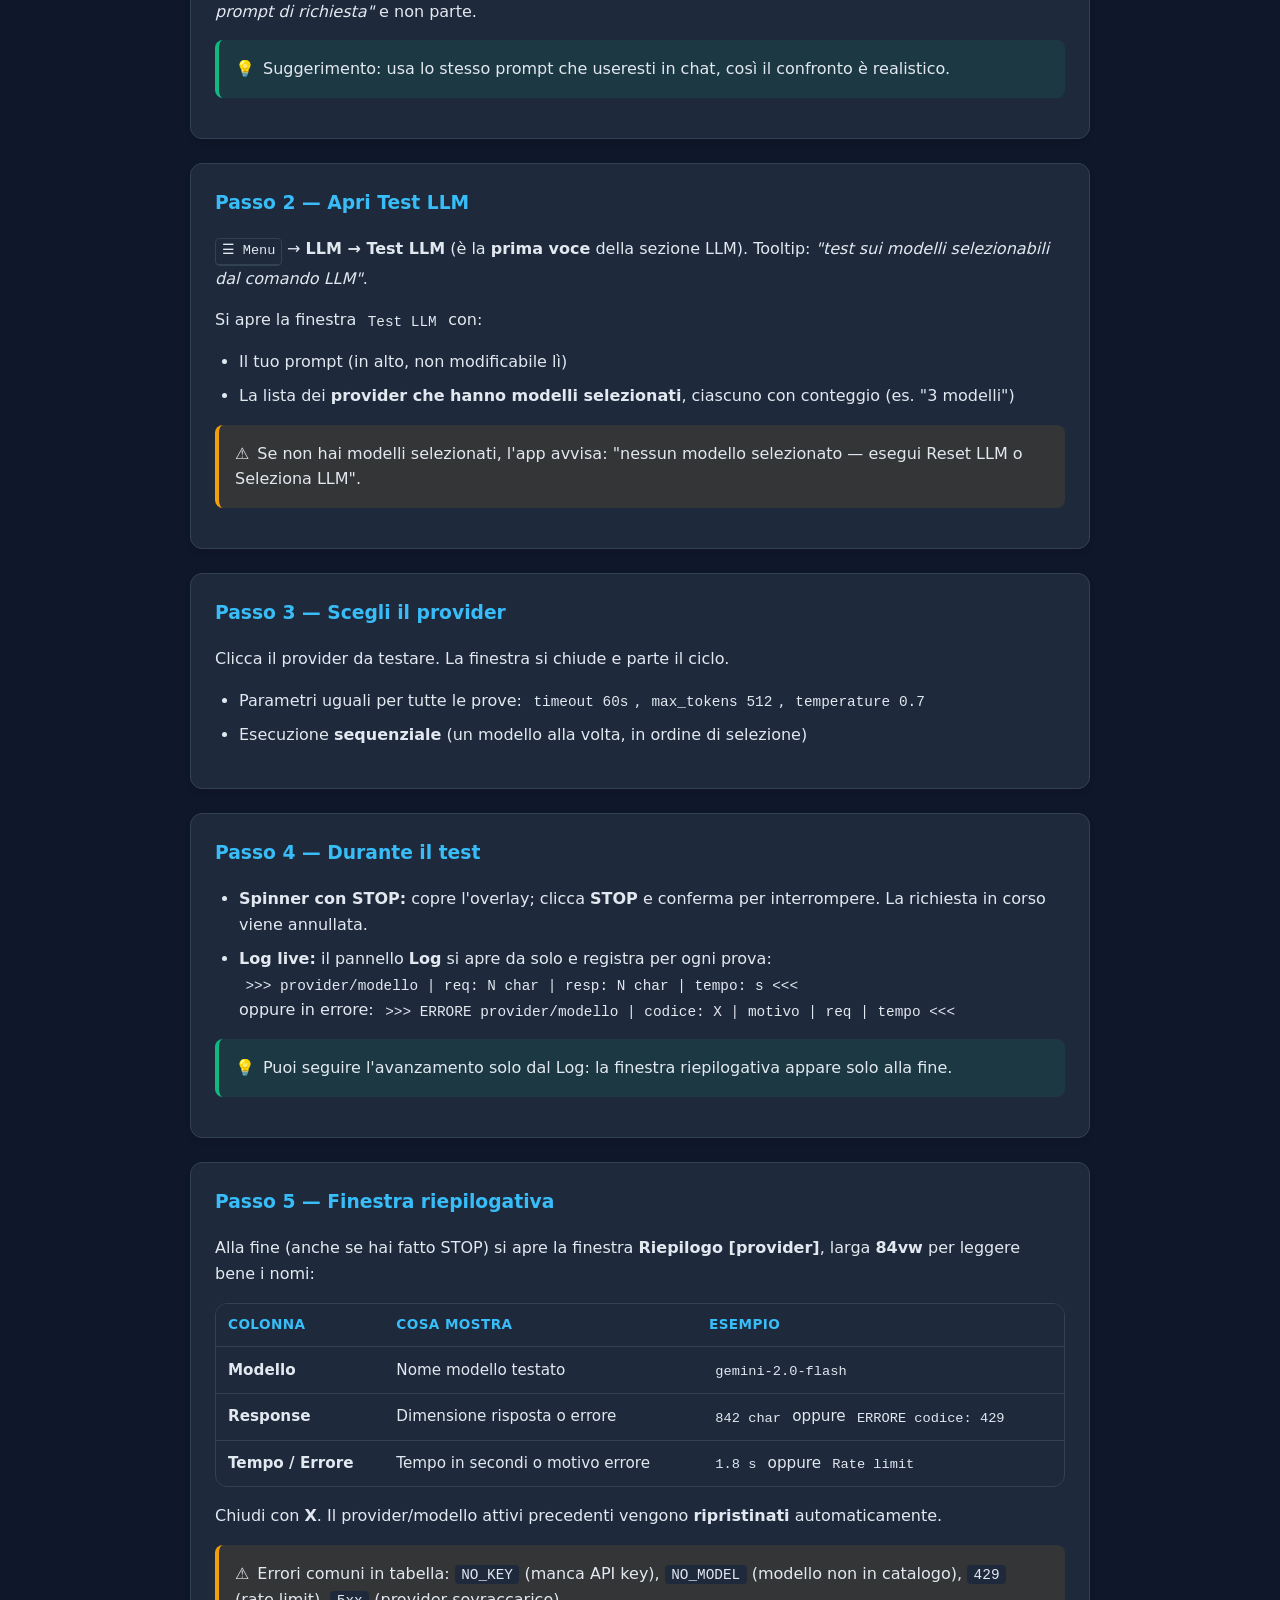
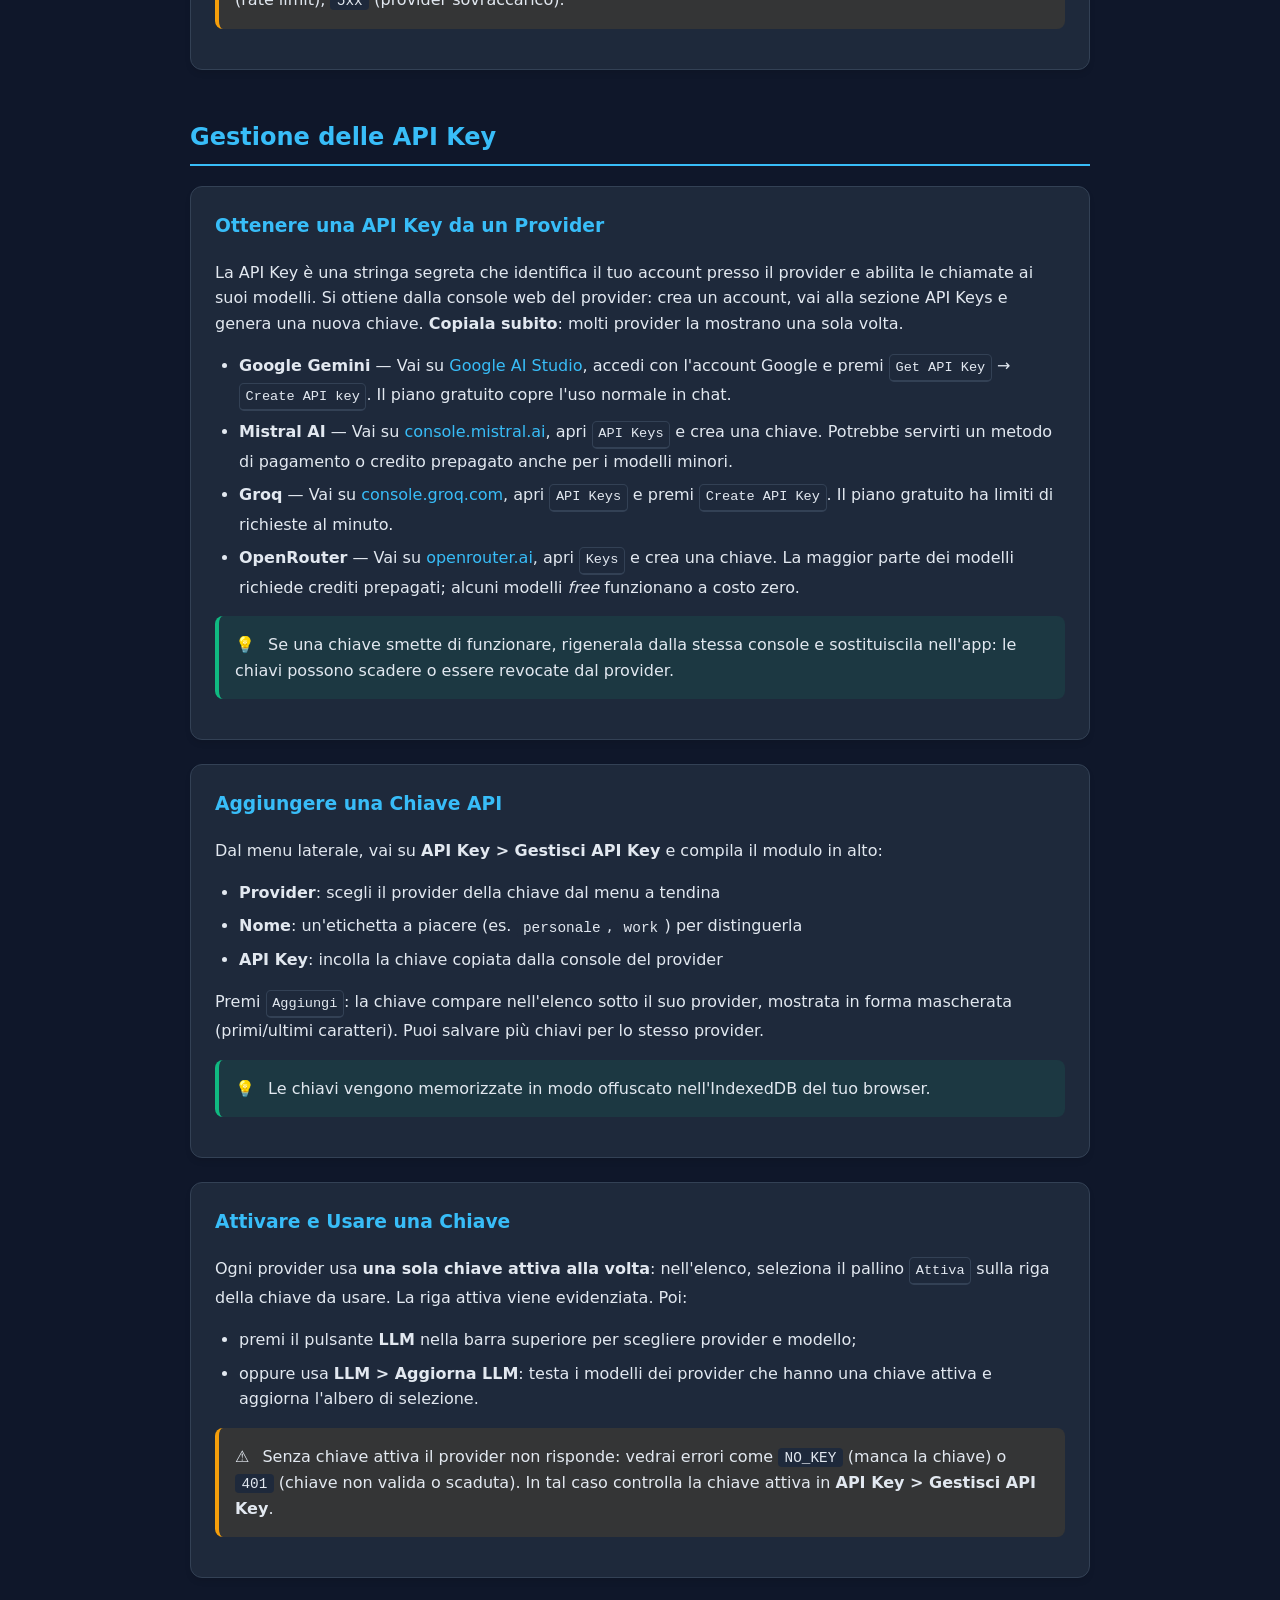
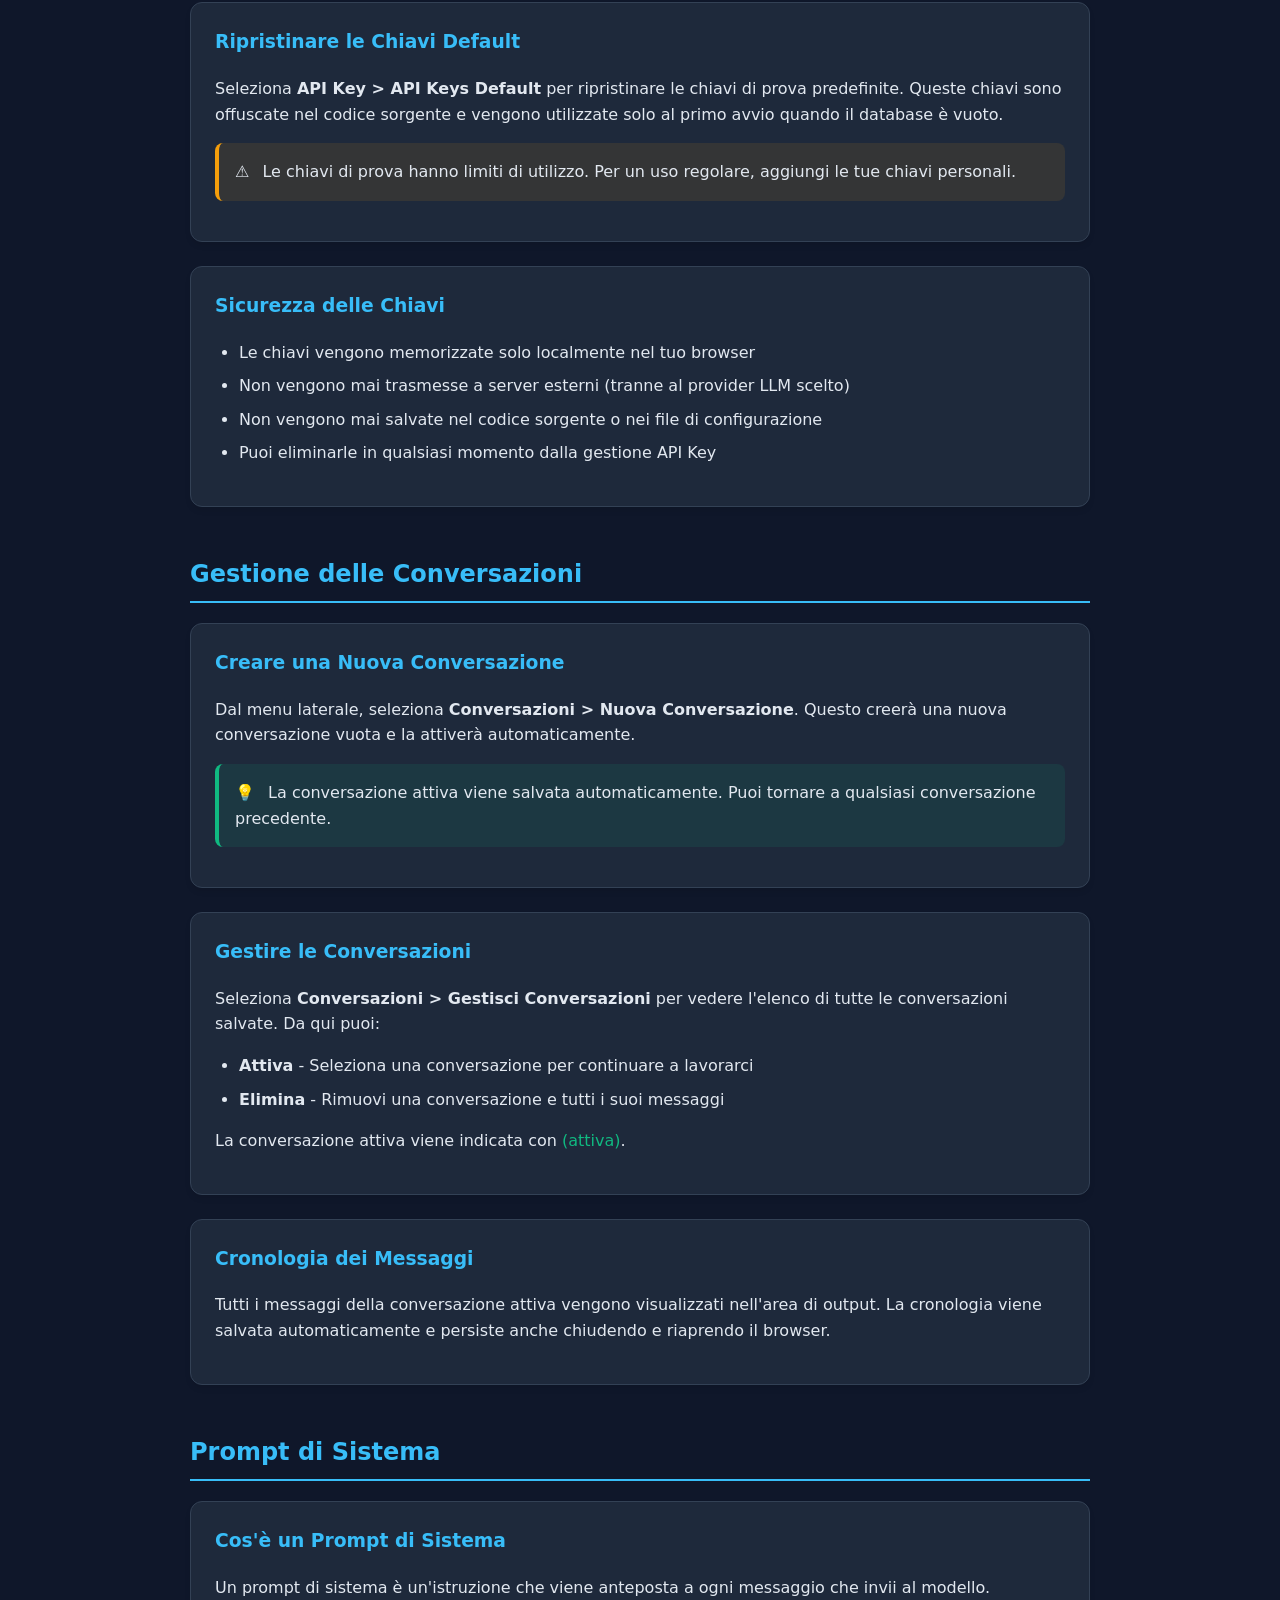
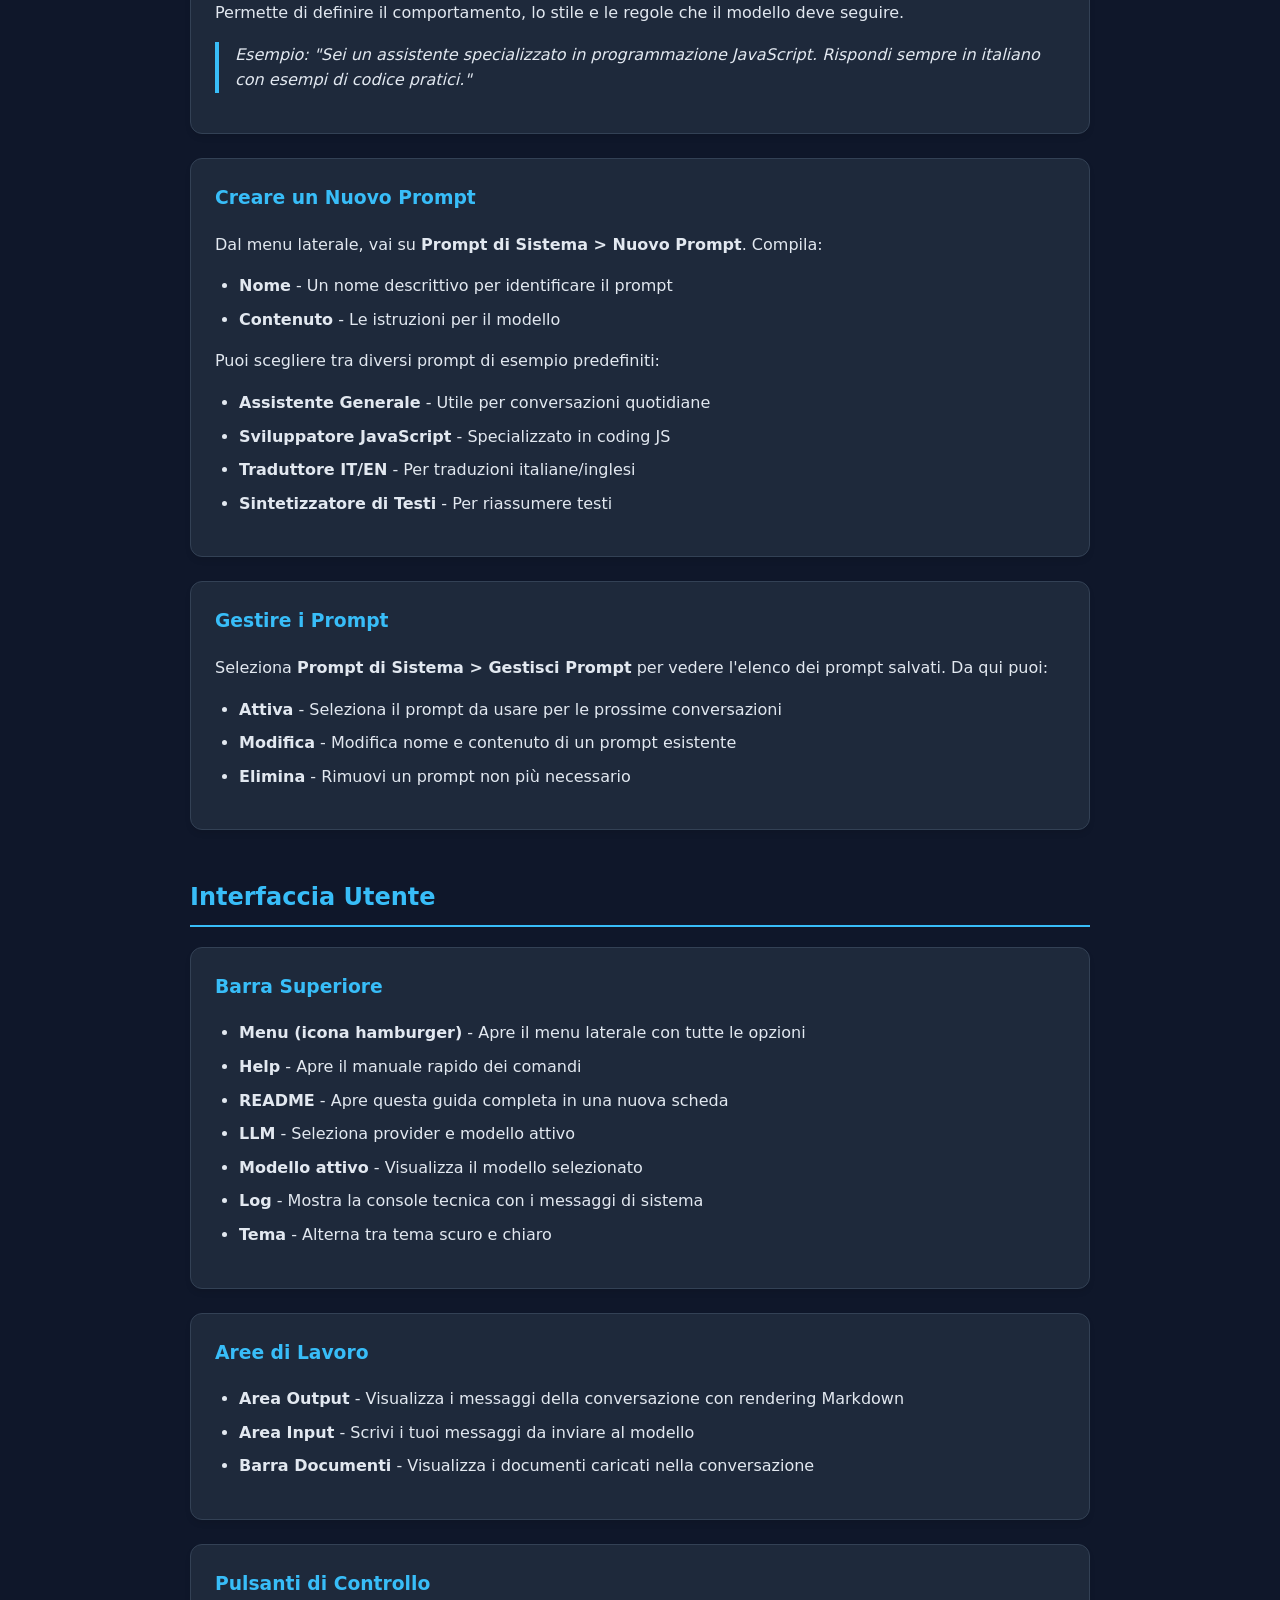
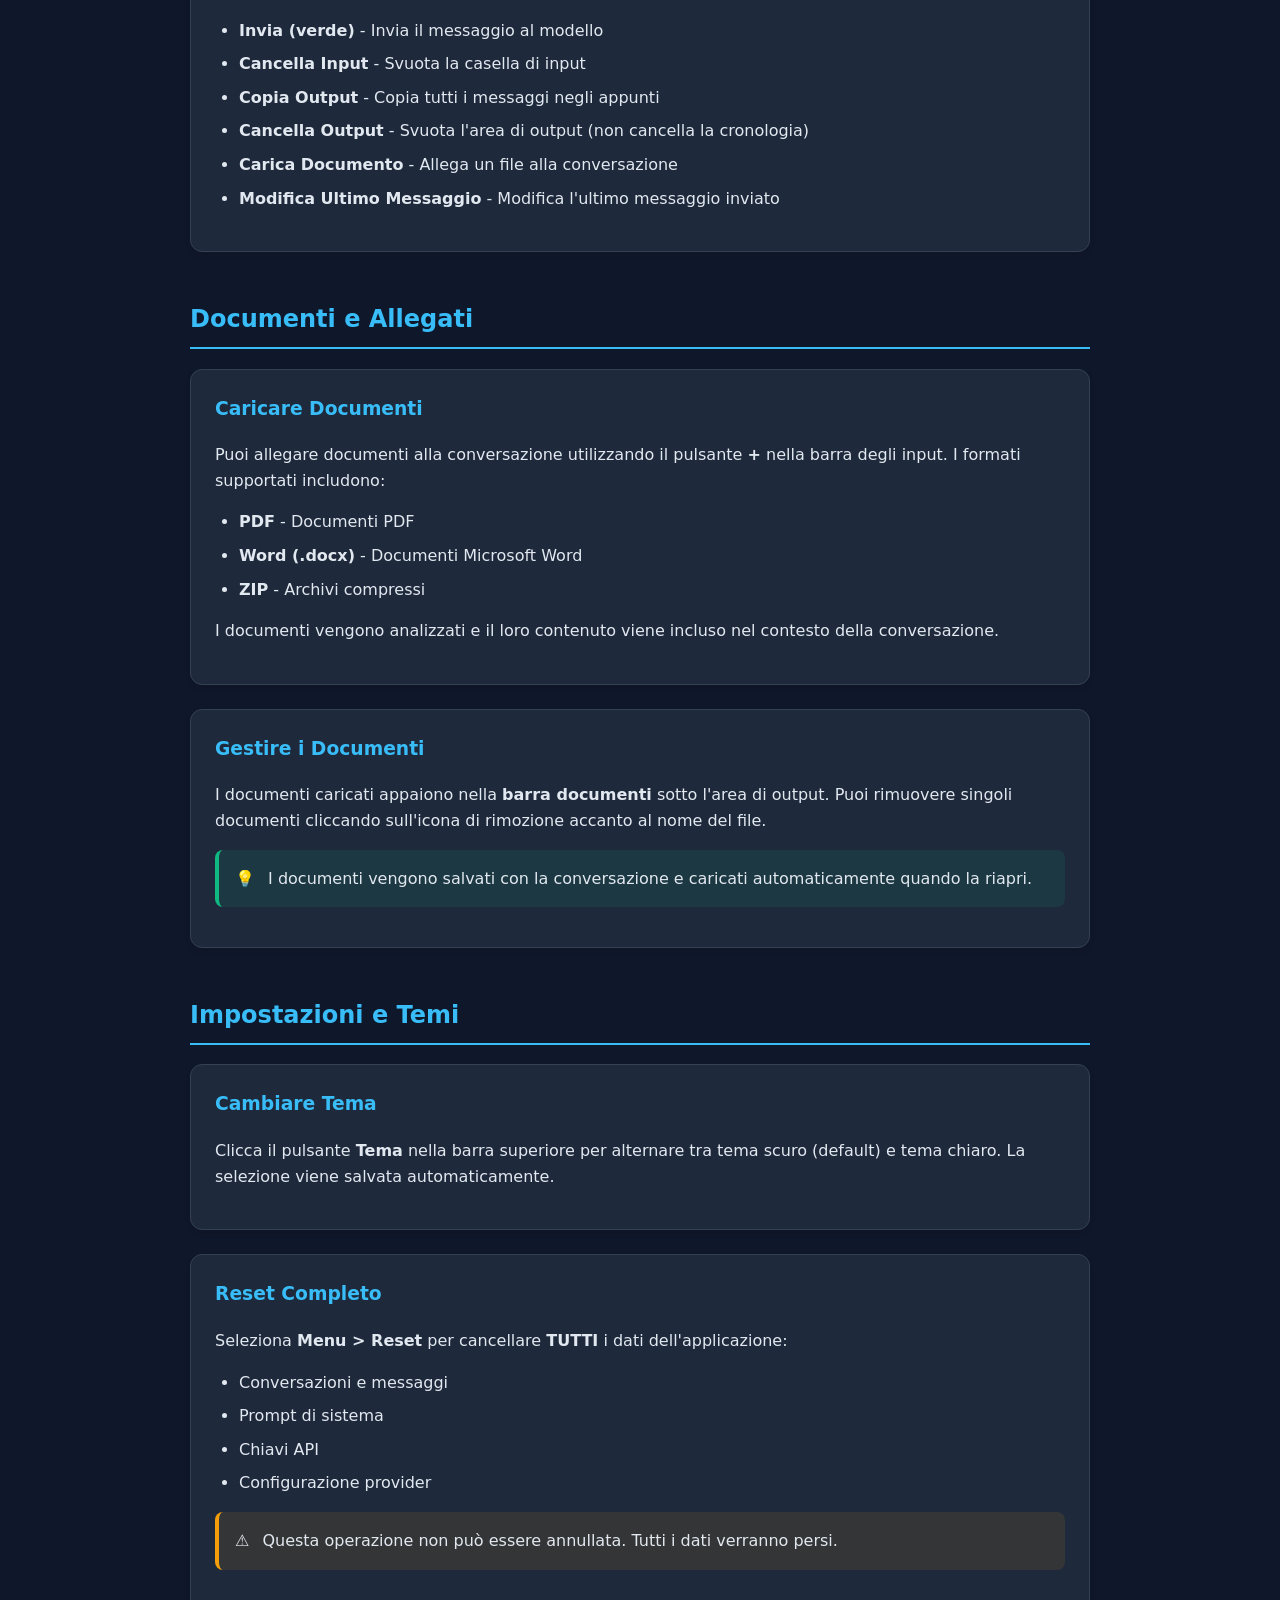
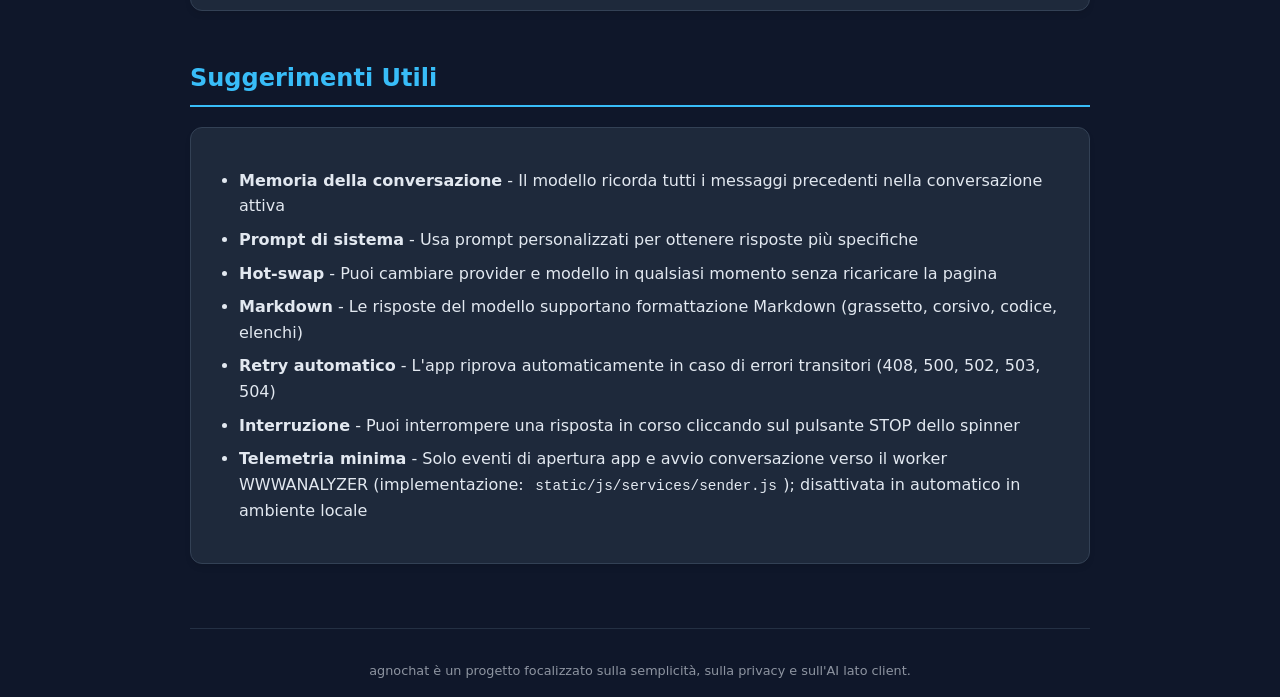
<file: static/README.html>
<!DOCTYPE html>
<html lang="it">
<head>
    <meta charset="UTF-8">
    <meta name="viewport" content="width=device-width, initial-scale=1.0">
    <link rel="icon" href="favicon.ico">
    <title>agnochat - Guida Utente</title>
    <style>
        :root {
            --bg-color: #0f172a;
            --text-color: #e2e8f0;
            --accent-color: #38bdf8;
            --secondary-bg: #1e293b;
            --border-color: #334155;
            --card-bg: #1e293b;
            --link-color: #38bdf8;
            --success-color: #10b981;
            --warning-color: #f59e0b;
            --error-color: #ef4444;
        }

        [data-theme="light"] {
            --bg-color: #f8fafc;
            --text-color: #1e293b;
            --accent-color: #0284c7;
            --secondary-bg: #f1f5f9;
            --border-color: #e2e8f0;
            --card-bg: #ffffff;
            --link-color: #0284c7;
            --success-color: #059669;
            --warning-color: #d97706;
            --error-color: #dc2626;
        }

        body {
            font-family: 'Segoe UI', system-ui, -apple-system, sans-serif;
            background-color: var(--bg-color);
            color: var(--text-color);
            line-height: 1.6;
            margin: 0;
            padding: 0;
            transition: background-color 0.3s, color 0.3s;
        }

        .container {
            max-width: 900px;
            margin: 0 auto;
            padding: 2rem;
        }

        header {
            display: flex;
            justify-content: space-between;
            align-items: center;
            border-bottom: 1px solid var(--border-color);
            padding-bottom: 1rem;
            margin-bottom: 2rem;
        }

        h1, h2, h3 {
            color: var(--accent-color);
        }

        h1 {
            margin: 0;
        }

        h2 {
            margin-top: 2rem;
            border-bottom: 2px solid var(--accent-color);
            padding-bottom: 0.5rem;
        }

        h3 {
            margin-top: 1.5rem;
        }

        code {
            background: var(--secondary-bg);
            padding: 0.1rem 0.4rem;
            border-radius: 0.25rem;
            font-size: 0.9em;
            font-family: 'Consolas', 'Monaco', monospace;
        }

        .theme-toggle {
            background: var(--secondary-bg);
            border: 1px solid var(--border-color);
            color: var(--text-color);
            padding: 0.5rem;
            border-radius: 50%;
            cursor: pointer;
            width: 40px;
            height: 40px;
            display: flex;
            align-items: center;
            justify-content: center;
            transition: all 0.2s;
        }

        .theme-toggle:hover {
            background: var(--border-color);
        }

        .icon {
            width: 20px;
            height: 20px;
            fill: currentColor;
        }

        .section {
            margin-bottom: 3rem;
        }

        .card {
            background: var(--card-bg);
            padding: 1.5rem;
            border-radius: 0.75rem;
            border: 1px solid var(--border-color);
            box-shadow: 0 4px 6px -1px rgba(0, 0, 0, 0.1);
            margin-bottom: 1.5rem;
        }

        .card h3 {
            margin-top: 0;
            color: var(--accent-color);
        }

        .highlight {
            border-left: 4px solid var(--accent-color);
            padding-left: 1rem;
            font-style: italic;
            margin: 1rem 0;
        }

        .step {
            background: var(--secondary-bg);
            padding: 1rem;
            border-radius: 0.5rem;
            margin: 1rem 0;
            border-left: 4px solid var(--success-color);
        }

        .step-number {
            display: inline-block;
            background: var(--accent-color);
            color: white;
            width: 24px;
            height: 24px;
            border-radius: 50%;
            text-align: center;
            line-height: 24px;
            font-weight: bold;
            margin-right: 0.5rem;
        }

        /* Help: tabella comandi e badge */
        .toc {
            background: var(--card-bg);
            border: 1px solid var(--border-color);
            border-radius: 0.75rem;
            padding: 1rem 1.25rem;
            margin: 1rem 0 1.5rem 0;
        }
        .toc h3 { margin: 0 0 0.5rem 0; }
        .toc ol { margin: 0; }
        .toc a { color: var(--link-color); }

        .badge {
            display: inline-block;
            font-size: 0.75rem;
            font-weight: 700;
            letter-spacing: 0.04em;
            text-transform: uppercase;
            padding: 0.15rem 0.45rem;
            border-radius: 999px;
            border: 1px solid var(--border-color);
            vertical-align: middle;
            margin-left: 0.4rem;
        }
        .badge-new {
            background: rgba(56, 189, 248, 0.15);
            color: var(--accent-color);
            border-color: rgba(56, 189, 248, 0.4);
        }
        .badge-info {
            background: rgba(16, 185, 129, 0.12);
            color: var(--success-color);
        }

        .table-wrap {
            overflow-x: auto;
            border: 1px solid var(--border-color);
            border-radius: 0.75rem;
            margin: 1rem 0;
        }
        table.help-table {
            width: 100%;
            border-collapse: collapse;
            font-size: 0.95rem;
            min-width: 560px;
        }
        .help-table th,
        .help-table td {
            text-align: left;
            padding: 0.65rem 0.75rem;
            border-bottom: 1px solid var(--border-color);
            vertical-align: top;
        }
        .help-table th {
            background: var(--secondary-bg);
            color: var(--accent-color);
            font-size: 0.85rem;
            letter-spacing: 0.03em;
            text-transform: uppercase;
        }
        .help-table tr:last-child td { border-bottom: none; }
        .help-table td:first-child { white-space: nowrap; font-weight: 600; }

        .flow {
            display: grid;
            grid-template-columns: repeat(5, 1fr);
            gap: 0.5rem;
            margin: 1rem 0;
            align-items: stretch;
        }
        .flow-step {
            background: var(--secondary-bg);
            border: 1px solid var(--border-color);
            border-radius: 0.6rem;
            padding: 0.75rem;
            text-align: center;
            font-size: 0.9rem;
        }
        .flow-step strong { display: block; color: var(--accent-color); margin-bottom: 0.25rem; }
        .flow-arrow {
            display: flex;
            align-items: center;
            justify-content: center;
            color: var(--accent-color);
            font-weight: 800;
        }
        @media (max-width: 768px) {
            .flow { grid-template-columns: 1fr; }
            .flow-arrow { transform: rotate(90deg); padding: 0.15rem 0; }
        }

        .kbd {
            display: inline-block;
            padding: 0.1rem 0.35rem;
            border: 1px solid var(--border-color);
            border-bottom-width: 2px;
            border-radius: 0.3rem;
            background: var(--secondary-bg);
            font-family: 'Consolas', monospace;
            font-size: 0.85em;
        }

        .warning {
            background: rgba(245, 158, 11, 0.1);
            border-left: 4px solid var(--warning-color);
            padding: 1rem;
            border-radius: 0.5rem;
            margin: 1rem 0;
        }

        .warning::before {
            content: "⚠️";
            margin-right: 0.5rem;
        }

        .tip {
            background: rgba(16, 185, 129, 0.1);
            border-left: 4px solid var(--success-color);
            padding: 1rem;
            border-radius: 0.5rem;
            margin: 1rem 0;
        }

        .tip::before {
            content: "💡";
            margin-right: 0.5rem;
        }

        ul, ol {
            padding-left: 1.5rem;
        }

        li {
            margin-bottom: 0.5rem;
        }

        a {
            color: var(--link-color);
            text-decoration: none;
        }

        a:hover {
            text-decoration: underline;
        }

        .back-to-app {
            display: inline-block;
            background: var(--accent-color);
            color: white;
            padding: 0.75rem 1.5rem;
            border-radius: 0.5rem;
            text-decoration: none;
            font-weight: bold;
            transition: transform 0.2s, box-shadow 0.2s;
            margin-top: 2rem;
        }

        .back-to-app:hover {
            transform: translateY(-2px);
            box-shadow: 0 10px 15px -3px rgba(0, 0, 0, 0.2);
            text-decoration: none;
        }

        footer {
            margin-top: 4rem;
            text-align: center;
            font-size: 0.8rem;
            opacity: 0.6;
            padding-top: 2rem;
            border-top: 1px solid var(--border-color);
        }

        @media (max-width: 768px) {
            .container {
                padding: 1rem;
            }
            
            header {
                flex-direction: column;
                gap: 1rem;
                text-align: center;
            }
        }
    </style>
</head>
<body data-theme="dark">
    <div class="container">
        <header>
            <h1>agnochat - Guida Utente</h1>
            <button class="theme-toggle" id="theme-btn" title="Cambia Tema">
                <svg class="icon icon-sun" viewBox="0 0 24 24" fill="none" stroke="currentColor" stroke-width="2">
                    <circle cx="12" cy="12" r="5" />
                    <path d="M12 1v2M12 21v2M4.22 4.22l1.42 1.42M18.36 18.36l1.42 1.42M1 12h2M21 12h2M4.22 19.78l1.42-1.42M18.36 5.64l1.42-1.42" />
                </svg>
                <svg class="icon icon-moon" viewBox="0 0 24 24" fill="none" stroke="currentColor" stroke-width="2" style="display: none;">
                    <path d="M21 12.79A9 9 0 1 1 11.21 3 7 7 0 0 0 21 12.79z" />
                </svg>
            </button>
        </header>

        <section class="section">
            <h2>Introduzione</h2>
            <p>
                <strong>agnochat</strong> è un'applicazione di chat con modelli linguistici (LLM) progettata per essere
                <strong>100% client-side</strong>. Tutto esegue nel tuo browser, senza server né installazioni.
            </p>
            <div class="highlight">
                "Un frontend minimale e leggibile per dialogare con i migliori LLM, mantenendo chiavi,
                conversazioni e preferenze interamente sul tuo dispositivo."
            </div>
            <nav class="toc" aria-label="Indice guida">
                <h3>Indice — cosa trovi in questa guida</h3>
                <ol>
                    <li><a href="#prima-config">Prima configurazione (3 passi)</a></li>
                    <li><a href="#comandi-llm">Comandi LLM — panoramica rapida</a></li>
                    <li><a href="#test-llm">Test LLM — guida passo-passo</a></li>
                    <li><a href="#api-key">Gestione API Key</a></li>
                    <li><a href="#conversazioni">Conversazioni e cronologia</a></li>
                    <li><a href="#prompt">Prompt di sistema</a></li>
                    <li><a href="#interfaccia">Interfaccia e pulsanti</a></li>
                    <li><a href="#documenti">Documenti e allegati</a></li>
                    <li><a href="#temi">Temi e reset</a></li>
                </ol>
            </nav>
        </section>

        <section class="section" id="prima-config">
            <h2>Prima Configurazione — in 3 passi</h2>
            <p>Segui questi passaggi nell'ordine. Bastano 2 minuti.</p>

            <div class="step">
                <span class="step-number">1</span>
                <strong>Configura un Provider LLM</strong>
                <p>
                    Premi il pulsante <strong>LLM</strong> nella barra superiore per aprire il selettore dei provider.
                    Scegli uno tra quelli disponibili:
                </p>
                <ul>
                    <li><strong>Gemini</strong> - Modelli Google (es. gemini-2.0-flash)</li>
                    <li><strong>Mistral</strong> - Modelli Mistral AI (es. mistral-small)</li>
                    <li><strong>Groq</strong> - Modelli ad alta velocità (es. llama-3.3-70b)</li>
                    <li><strong>OpenRouter</strong> - Accesso a molti modelli tramite un'unica API</li>
                </ul>
            </div>

            <div class="step">
                <span class="step-number">2</span>
                <strong>Aggiungi una API Key</strong>
                <p>
                    Ogni provider richiede una chiave API per funzionare. Dal menu laterale (icona hamburger), vai su
                    <strong>API Key > Gestisci API Key</strong> per aggiungere la tua chiave.
                </p>
                <div class="tip">
                    Le chiavi API vengono memorizzate solo nel tuo browser (IndexedDB) e non vengono mai trasmesse a server esterni.
                </div>
            </div>

            <div class="step">
                <span class="step-number">3</span>
                <strong>Seleziona un Modello</strong>
                <p>
                    Dopo aver aggiunto la chiave, puoi selezionare un modello specifico dal selettore LLM.
                    Ogni modello ha una "window size" (finestra di contesto) differente che indica quanti token può processare.
                </p>
            </div>
        </section>

        <section class="section" id="comandi-llm">
            <h2>Comandi LLM — panoramica rapida</h2>
            <p>Tutti i comandi LLM sono nel <span class="kbd">☰ Menu</span> → sezione <strong>LLM</strong>. Ecco quando usare ciascuno:</p>

            <div class="table-wrap">
                <table class="help-table" aria-label="Confronto comandi LLM">
                    <thead>
                        <tr>
                            <th>Comando</th>
                            <th>Quando usarlo</th>
                            <th>Cosa fa</th>
                            <th>Dove vedi il risultato</th>
                        </tr>
                    </thead>
                    <tbody>
                        <tr>
                            <td>Test LLM <span class="badge badge-new">Nuovo</span></td>
                            <td>Vuoi confrontare i <em>modelli già selezionati</em> con lo stesso prompt</td>
                            <td>Testa in sequenza tutti i modelli di un provider (stesso prompt)</td>
                            <td>Spinner + <strong>Log</strong> + finestra riepilogo 84vw</td>
                        </tr>
                        <tr>
                            <td>Seleziona LLM</td>
                            <td>Vuoi scegliere quali modelli compaiono nell'albero</td>
                            <td>Apre elenco con checkbox per provider/modello</td>
                            <td>Albero LLM aggiornato</td>
                        </tr>
                        <tr>
                            <td>Aggiorna LLM</td>
                            <td>Vuoi scoprire nuovi modelli dai provider con chiave attiva</td>
                            <td>Scarica + testa modelli, calcola voto</td>
                            <td>Log + elenco per selezione</td>
                        </tr>
                        <tr>
                            <td>Reset LLM</td>
                            <td>Selezione rotta o vuoi tornare ai default</td>
                            <td>Svuota selezione e ripristina modelli da <code>data/models/</code></td>
                            <td>Albero LLM ricostruito</td>
                        </tr>
                    </tbody>
                </table>
            </div>

            <div class="card">
                <h3>Selezionare un Provider / Modello</h3>
                <p>
                    Pulsante <strong>LLM</strong> in alto → albero provider/modelli. Clicca un provider per espandere i modelli, poi un modello per attivarlo.
                    Il modello attivo resta visibile accanto al pulsante LLM.
                </p>
                <div class="tip">Puoi cambiare modello in qualsiasi momento (hot-swap) senza ricaricare la pagina.</div>
            </div>

            <div class="card">
                <h3>Finestra Seleziona LLM</h3>
                <p>La finestra mostra solo i modelli con voto ≥6 e 4 pulsanti:</p>
                <ul>
                    <li><strong>Salva</strong> — sostituisce completamente la selezione con i modelli spuntati</li>
                    <li><strong>Aggiungi</strong> — unisce i modelli spuntati a quelli già presenti</li>
                    <li><strong>Annulla</strong> — deseleziona tutti i modelli</li>
                    <li><strong>Seleziona Attivi</strong> — seleziona solo gli LLM già attivi nell'albero (quelli salvati in <code>selected-models</code>), deseleziona gli altri — inverso di Annulla</li>
                </ul>
            </div>
        </section>

        <section class="section" id="test-llm">
            <h2>Test LLM — guida passo-passo <span class="badge badge-new">Nuovo</span></h2>
            <p><strong>Obiettivo:</strong> confrontare, con <em>un solo prompt</em>, tutti i modelli che hai già selezionato per un provider. Utile per scegliere il più veloce o più adatto.</p>

            <div class="flow" aria-label="Flusso Test LLM">
                <div class="flow-step"><strong>1. Prompt</strong>Scrivi il prompt nell'input</div>
                <div class="flow-arrow">→</div>
                <div class="flow-step"><strong>2. Avvia</strong><span class="kbd">☰</span> → <strong>LLM → Test LLM</strong></div>
                <div class="flow-arrow">→</div>
                <div class="flow-step"><strong>3. Provider</strong>Scegli il provider nella finestra</div>
                <div class="flow-arrow">→</div>
                <div class="flow-step"><strong>4. Attendi</strong>Spinner STOP + Log live</div>
                <div class="flow-arrow">→</div>
                <div class="flow-step"><strong>5. Riepilogo</strong>Tabella Modello / Response / Tempo</div>
            </div>

            <div class="card">
                <h3>Passo 1 — Prepara il prompt</h3>
                <p>Scrivi il prompt nella <strong>casella di input</strong> in basso. È <strong>obbligatorio</strong>: se manca, l'app mostra <em>"digita prima un prompt di richiesta"</em> e non parte.</p>
                <div class="tip">Suggerimento: usa lo stesso prompt che useresti in chat, così il confronto è realistico.</div>
            </div>

            <div class="card">
                <h3>Passo 2 — Apri Test LLM</h3>
                <p><span class="kbd">☰ Menu</span> → <strong>LLM → Test LLM</strong> (è la <strong>prima voce</strong> della sezione LLM). Tooltip: <em>"test sui modelli selezionabili dal comando LLM"</em>.</p>
                <p>Si apre la finestra <code>Test LLM</code> con:</p>
                <ul>
                    <li>Il tuo prompt (in alto, non modificabile lì)</li>
                    <li>La lista dei <strong>provider che hanno modelli selezionati</strong>, ciascuno con conteggio (es. "3 modelli")</li>
                </ul>
                <div class="warning">Se non hai modelli selezionati, l'app avvisa: "nessun modello selezionato — esegui Reset LLM o Seleziona LLM".</div>
            </div>

            <div class="card">
                <h3>Passo 3 — Scegli il provider</h3>
                <p>Clicca il provider da testare. La finestra si chiude e parte il ciclo.</p>
                <ul>
                    <li>Parametri uguali per tutte le prove: <code>timeout 60s</code>, <code>max_tokens 512</code>, <code>temperature 0.7</code></li>
                    <li>Esecuzione <strong>sequenziale</strong> (un modello alla volta, in ordine di selezione)</li>
                </ul>
            </div>

            <div class="card">
                <h3>Passo 4 — Durante il test</h3>
                <ul>
                    <li><strong>Spinner con STOP:</strong> copre l'overlay; clicca <strong>STOP</strong> e conferma per interrompere. La richiesta in corso viene annullata.</li>
                    <li><strong>Log live:</strong> il pannello <strong>Log</strong> si apre da solo e registra per ogni prova:<br><code>>>> provider/modello | req: N char | resp: N char | tempo: s <<<</code><br>oppure in errore: <code>>>> ERRORE provider/modello | codice: X | motivo | req | tempo <<<</code></li>
                </ul>
                <div class="tip">Puoi seguire l'avanzamento solo dal Log: la finestra riepilogativa appare solo alla fine.</div>
            </div>

            <div class="card">
                <h3>Passo 5 — Finestra riepilogativa</h3>
                <p>Alla fine (anche se hai fatto STOP) si apre la finestra <strong>Riepilogo [provider]</strong>, larga <strong>84vw</strong> per leggere bene i nomi:</p>
                <div class="table-wrap">
                    <table class="help-table">
                        <thead><tr><th>Colonna</th><th>Cosa mostra</th><th>Esempio</th></tr></thead>
                        <tbody>
                            <tr><td>Modello</td><td>Nome modello testato</td><td><code>gemini-2.0-flash</code></td></tr>
                            <tr><td>Response</td><td>Dimensione risposta o errore</td><td><code>842 char</code> oppure <code>ERRORE codice: 429</code></td></tr>
                            <tr><td>Tempo / Errore</td><td>Tempo in secondi o motivo errore</td><td><code>1.8 s</code> oppure <code>Rate limit</code></td></tr>
                        </tbody>
                    </table>
                </div>
                <p>Chiudi con <strong>X</strong>. Il provider/modello attivi precedenti vengono <strong>ripristinati</strong> automaticamente.</p>
                <div class="warning">Errori comuni in tabella: <code>NO_KEY</code> (manca API key), <code>NO_MODEL</code> (modello non in catalogo), <code>429</code> (rate limit), <code>5xx</code> (provider sovraccarico).</div>
            </div>
        </section>

        <section class="section" id="api-key">
            <h2>Gestione delle API Key</h2>
            
            <div class="card">
                <h3>Ottenere una API Key da un Provider</h3>
                <p>
                    La API Key è una stringa segreta che identifica il tuo account presso il provider
                    e abilita le chiamate ai suoi modelli. Si ottiene dalla console web del provider:
                    crea un account, vai alla sezione API Keys e genera una nuova chiave.
                    <strong>Copiala subito</strong>: molti provider la mostrano una sola volta.
                </p>
                <ul>
                    <li>
                        <strong>Google Gemini</strong> — Vai su
                        <a href="https://aistudio.google.com" target="_blank" rel="noopener">Google AI Studio</a>,
                        accedi con l'account Google e premi <span class="kbd">Get API Key</span> →
                        <span class="kbd">Create API key</span>. Il piano gratuito copre l'uso normale in chat.
                    </li>
                    <li>
                        <strong>Mistral AI</strong> — Vai su
                        <a href="https://console.mistral.ai" target="_blank" rel="noopener">console.mistral.ai</a>,
                        apri <span class="kbd">API Keys</span> e crea una chiave. Potrebbe servirti un metodo
                        di pagamento o credito prepagato anche per i modelli minori.
                    </li>
                    <li>
                        <strong>Groq</strong> — Vai su
                        <a href="https://console.groq.com" target="_blank" rel="noopener">console.groq.com</a>,
                        apri <span class="kbd">API Keys</span> e premi <span class="kbd">Create API Key</span>.
                        Il piano gratuito ha limiti di richieste al minuto.
                    </li>
                    <li>
                        <strong>OpenRouter</strong> — Vai su
                        <a href="https://openrouter.ai" target="_blank" rel="noopener">openrouter.ai</a>,
                        apri <span class="kbd">Keys</span> e crea una chiave. La maggior parte dei modelli
                        richiede crediti prepagati; alcuni modelli <em>free</em> funzionano a costo zero.
                    </li>
                </ul>
                <div class="tip">
                    Se una chiave smette di funzionare, rigenerala dalla stessa console e sostituiscila
                    nell'app: le chiavi possono scadere o essere revocate dal provider.
                </div>
            </div>

            <div class="card">
                <h3>Aggiungere una Chiave API</h3>
                <p>
                    Dal menu laterale, vai su <strong>API Key > Gestisci API Key</strong> e compila il modulo in alto:
                </p>
                <ul>
                    <li><strong>Provider</strong>: scegli il provider della chiave dal menu a tendina</li>
                    <li><strong>Nome</strong>: un'etichetta a piacere (es. <code>personale</code>, <code>work</code>) per distinguerla</li>
                    <li><strong>API Key</strong>: incolla la chiave copiata dalla console del provider</li>
                </ul>
                <p>
                    Premi <span class="kbd">Aggiungi</span>: la chiave compare nell'elenco sotto il suo provider,
                    mostrata in forma mascherata (primi/ultimi caratteri). Puoi salvare più chiavi per lo stesso provider.
                </p>
                <div class="tip">
                    Le chiavi vengono memorizzate in modo offuscato nell'IndexedDB del tuo browser.
                </div>
            </div>

            <div class="card">
                <h3>Attivare e Usare una Chiave</h3>
                <p>
                    Ogni provider usa <strong>una sola chiave attiva alla volta</strong>: nell'elenco,
                    seleziona il pallino <span class="kbd">Attiva</span> sulla riga della chiave da usare.
                    La riga attiva viene evidenziata. Poi:
                </p>
                <ul>
                    <li>premi il pulsante <strong>LLM</strong> nella barra superiore per scegliere provider e modello;</li>
                    <li>oppure usa <strong>LLM > Aggiorna LLM</strong>: testa i modelli dei provider che hanno una chiave attiva e aggiorna l'albero di selezione.</li>
                </ul>
                <div class="warning">
                    Senza chiave attiva il provider non risponde: vedrai errori come <code>NO_KEY</code>
                    (manca la chiave) o <code>401</code> (chiave non valida o scaduta). In tal caso
                    controlla la chiave attiva in <strong>API Key > Gestisci API Key</strong>.
                </div>
            </div>

            <div class="card">
                <h3>Ripristinare le Chiavi Default</h3>
                <p>
                    Seleziona <strong>API Key > API Keys Default</strong> per ripristinare le chiavi di prova predefinite.
                    Queste chiavi sono offuscate nel codice sorgente e vengono utilizzate solo al primo avvio
                    quando il database è vuoto.
                </p>
                <div class="warning">
                    Le chiavi di prova hanno limiti di utilizzo. Per un uso regolare, aggiungi le tue chiavi personali.
                </div>
            </div>

            <div class="card">
                <h3>Sicurezza delle Chiavi</h3>
                <ul>
                    <li>Le chiavi vengono memorizzate solo localmente nel tuo browser</li>
                    <li>Non vengono mai trasmesse a server esterni (tranne al provider LLM scelto)</li>
                    <li>Non vengono mai salvate nel codice sorgente o nei file di configurazione</li>
                    <li>Puoi eliminarle in qualsiasi momento dalla gestione API Key</li>
                </ul>
            </div>
        </section>

        <section class="section" id="conversazioni">
            <h2>Gestione delle Conversazioni</h2>
            
            <div class="card">
                <h3>Creare una Nuova Conversazione</h3>
                <p>
                    Dal menu laterale, seleziona <strong>Conversazioni > Nuova Conversazione</strong>.
                    Questo creerà una nuova conversazione vuota e la attiverà automaticamente.
                </p>
                <div class="tip">
                    La conversazione attiva viene salvata automaticamente. Puoi tornare a qualsiasi conversazione precedente.
                </div>
            </div>

            <div class="card">
                <h3>Gestire le Conversazioni</h3>
                <p>
                    Seleziona <strong>Conversazioni > Gestisci Conversazioni</strong> per vedere l'elenco di tutte le conversazioni salvate.
                    Da qui puoi:
                </p>
                <ul>
                    <li><strong>Attiva</strong> - Seleziona una conversazione per continuare a lavorarci</li>
                    <li><strong>Elimina</strong> - Rimuovi una conversazione e tutti i suoi messaggi</li>
                </ul>
                <p>
                    La conversazione attiva viene indicata con <span style="color: var(--success-color);">(attiva)</span>.
                </p>
            </div>

            <div class="card">
                <h3>Cronologia dei Messaggi</h3>
                <p>
                    Tutti i messaggi della conversazione attiva vengono visualizzati nell'area di output.
                    La cronologia viene salvata automaticamente e persiste anche chiudendo e riaprendo il browser.
                </p>
            </div>
        </section>

        <section class="section" id="prompt">
            <h2>Prompt di Sistema</h2>
            
            <div class="card">
                <h3>Cos'è un Prompt di Sistema</h3>
                <p>
                    Un prompt di sistema è un'istruzione che viene anteposta a ogni messaggio che invii al modello.
                    Permette di definire il comportamento, lo stile e le regole che il modello deve seguire.
                </p>
                <div class="highlight">
                    Esempio: "Sei un assistente specializzato in programmazione JavaScript. Rispondi sempre in italiano
                    con esempi di codice pratici."
                </div>
            </div>

            <div class="card">
                <h3>Creare un Nuovo Prompt</h3>
                <p>
                    Dal menu laterale, vai su <strong>Prompt di Sistema > Nuovo Prompt</strong>. Compila:
                </p>
                <ul>
                    <li><strong>Nome</strong> - Un nome descrittivo per identificare il prompt</li>
                    <li><strong>Contenuto</strong> - Le istruzioni per il modello</li>
                </ul>
                <p>
                    Puoi scegliere tra diversi prompt di esempio predefiniti:
                </p>
                <ul>
                    <li><strong>Assistente Generale</strong> - Utile per conversazioni quotidiane</li>
                    <li><strong>Sviluppatore JavaScript</strong> - Specializzato in coding JS</li>
                    <li><strong>Traduttore IT/EN</strong> - Per traduzioni italiane/inglesi</li>
                    <li><strong>Sintetizzatore di Testi</strong> - Per riassumere testi</li>
                </ul>
            </div>

            <div class="card">
                <h3>Gestire i Prompt</h3>
                <p>
                    Seleziona <strong>Prompt di Sistema > Gestisci Prompt</strong> per vedere l'elenco dei prompt salvati.
                    Da qui puoi:
                </p>
                <ul>
                    <li><strong>Attiva</strong> - Seleziona il prompt da usare per le prossime conversazioni</li>
                    <li><strong>Modifica</strong> - Modifica nome e contenuto di un prompt esistente</li>
                    <li><strong>Elimina</strong> - Rimuovi un prompt non più necessario</li>
                </ul>
            </div>
        </section>

        <section class="section" id="interfaccia">
            <h2>Interfaccia Utente</h2>
            
            <div class="card">
                <h3>Barra Superiore</h3>
                <ul>
                    <li><strong>Menu (icona hamburger)</strong> - Apre il menu laterale con tutte le opzioni</li>
                    <li><strong>Help</strong> - Apre il manuale rapido dei comandi</li>
                    <li><strong>README</strong> - Apre questa guida completa in una nuova scheda</li>
                    <li><strong>LLM</strong> - Seleziona provider e modello attivo</li>
                    <li><strong>Modello attivo</strong> - Visualizza il modello selezionato</li>
                    <li><strong>Log</strong> - Mostra la console tecnica con i messaggi di sistema</li>
                    <li><strong>Tema</strong> - Alterna tra tema scuro e chiaro</li>
                </ul>
            </div>

            <div class="card">
                <h3>Aree di Lavoro</h3>
                <ul>
                    <li><strong>Area Output</strong> - Visualizza i messaggi della conversazione con rendering Markdown</li>
                    <li><strong>Area Input</strong> - Scrivi i tuoi messaggi da inviare al modello</li>
                    <li><strong>Barra Documenti</strong> - Visualizza i documenti caricati nella conversazione</li>
                </ul>
            </div>

            <div class="card">
                <h3>Pulsanti di Controllo</h3>
                <ul>
                    <li><strong>Invia (verde)</strong> - Invia il messaggio al modello</li>
                    <li><strong>Cancella Input</strong> - Svuota la casella di input</li>
                    <li><strong>Copia Output</strong> - Copia tutti i messaggi negli appunti</li>
                    <li><strong>Cancella Output</strong> - Svuota l'area di output (non cancella la cronologia)</li>
                    <li><strong>Carica Documento</strong> - Allega un file alla conversazione</li>
                    <li><strong>Modifica Ultimo Messaggio</strong> - Modifica l'ultimo messaggio inviato</li>
                </ul>
            </div>
        </section>

        <section class="section" id="documenti">
            <h2>Documenti e Allegati</h2>
            
            <div class="card">
                <h3>Caricare Documenti</h3>
                <p>
                    Puoi allegare documenti alla conversazione utilizzando il pulsante <strong>+</strong> nella barra degli input.
                    I formati supportati includono:
                </p>
                <ul>
                    <li><strong>PDF</strong> - Documenti PDF</li>
                    <li><strong>Word (.docx)</strong> - Documenti Microsoft Word</li>
                    <li><strong>ZIP</strong> - Archivi compressi</li>
                </ul>
                <p>
                    I documenti vengono analizzati e il loro contenuto viene incluso nel contesto della conversazione.
                </p>
            </div>

            <div class="card">
                <h3>Gestire i Documenti</h3>
                <p>
                    I documenti caricati appaiono nella <strong>barra documenti</strong> sotto l'area di output.
                    Puoi rimuovere singoli documenti cliccando sull'icona di rimozione accanto al nome del file.
                </p>
                <div class="tip">
                    I documenti vengono salvati con la conversazione e caricati automaticamente quando la riapri.
                </div>
            </div>
        </section>

        <section class="section" id="temi">
            <h2>Impostazioni e Temi</h2>
            
            <div class="card">
                <h3>Cambiare Tema</h3>
                <p>
                    Clicca il pulsante <strong>Tema</strong> nella barra superiore per alternare tra tema scuro (default)
                    e tema chiaro. La selezione viene salvata automaticamente.
                </p>
            </div>

            <div class="card">
                <h3>Reset Completo</h3>
                <p>
                    Seleziona <strong>Menu > Reset</strong> per cancellare <strong>TUTTI</strong> i dati dell'applicazione:
                </p>
                <ul>
                    <li>Conversazioni e messaggi</li>
                    <li>Prompt di sistema</li>
                    <li>Chiavi API</li>
                    <li>Configurazione provider</li>
                </ul>
                <div class="warning">
                    Questa operazione non può essere annullata. Tutti i dati verranno persi.
                </div>
            </div>
        </section>

        <section class="section">
            <h2>Suggerimenti Utili</h2>
            
            <div class="card">
                <ul>
                    <li><strong>Memoria della conversazione</strong> - Il modello ricorda tutti i messaggi precedenti nella conversazione attiva</li>
                    <li><strong>Prompt di sistema</strong> - Usa prompt personalizzati per ottenere risposte più specifiche</li>
                    <li><strong>Hot-swap</strong> - Puoi cambiare provider e modello in qualsiasi momento senza ricaricare la pagina</li>
                    <li><strong>Markdown</strong> - Le risposte del modello supportano formattazione Markdown (grassetto, corsivo, codice, elenchi)</li>
                    <li><strong>Retry automatico</strong> - L'app riprova automaticamente in caso di errori transitori (408, 500, 502, 503, 504)</li>
                    <li><strong>Interruzione</strong> - Puoi interrompere una risposta in corso cliccando sul pulsante STOP dello spinner</li>
                    <li><strong>Telemetria minima</strong> - Solo eventi di apertura app e avvio conversazione verso il worker WWWANALYZER (implementazione: <code>static/js/services/sender.js</code>); disattivata in automatico in ambiente locale</li>
                </ul>
            </div>
        </section>

        <footer>
            agnochat è un progetto focalizzato sulla semplicità, sulla privacy e sull'AI lato client.
        </footer>
    </div>

    <script>
        const themeBtn = document.getElementById('theme-btn');
        const body = document.body;
        const sunIcon = themeBtn.querySelector('.icon-sun');
        const moonIcon = themeBtn.querySelector('.icon-moon');

        // Carica tema salvato
        const savedTheme = localStorage.getItem('agnochat-theme') || 'dark';
        body.setAttribute('data-theme', savedTheme);
        sunIcon.style.display = savedTheme === 'light' ? 'none' : 'block';
        moonIcon.style.display = savedTheme === 'light' ? 'block' : 'none';

        themeBtn.addEventListener('click', () => {
            const currentTheme = body.getAttribute('data-theme');
            const newTheme = currentTheme === 'dark' ? 'light' : 'dark';

            body.setAttribute('data-theme', newTheme);
            localStorage.setItem('agnochat-theme', newTheme);
            
            sunIcon.style.display = newTheme === 'light' ? 'none' : 'block';
            moonIcon.style.display = newTheme === 'light' ? 'block' : 'none';
        });
    </script>
</body>
</html>
</file>
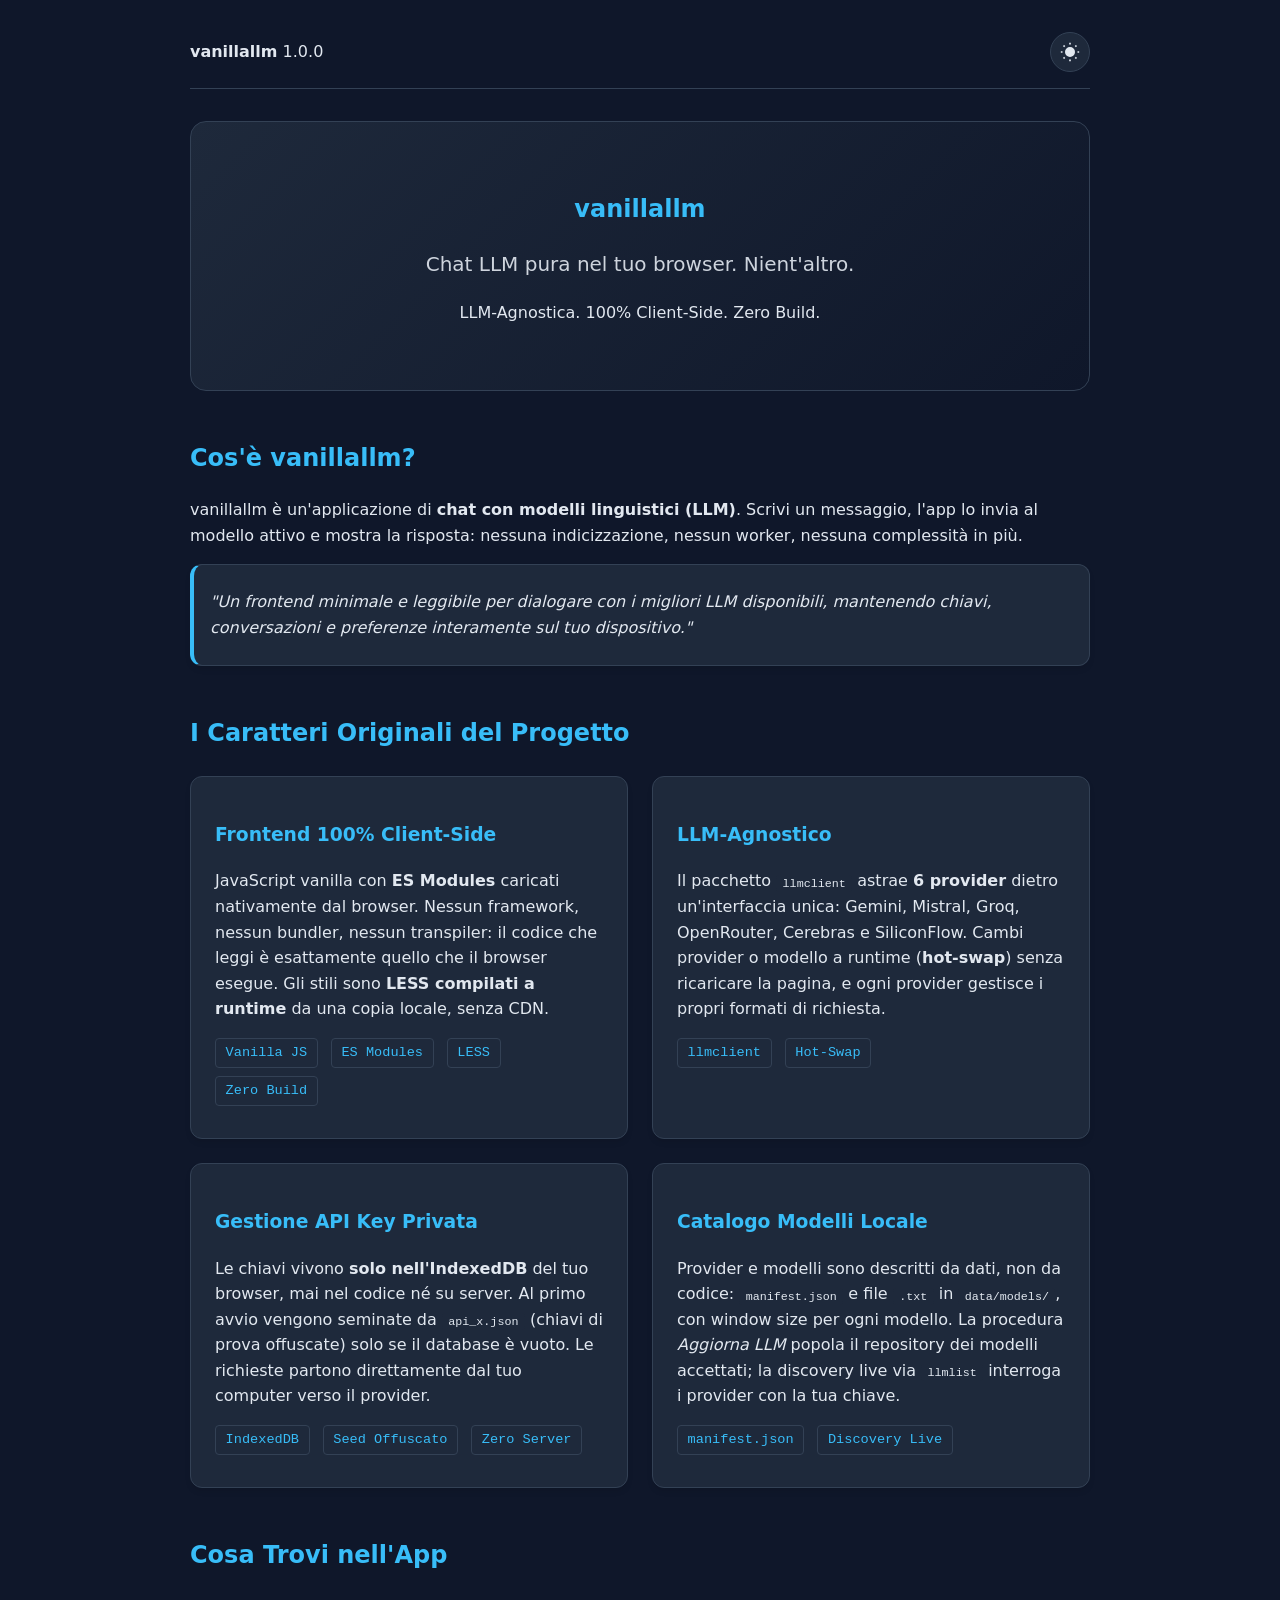
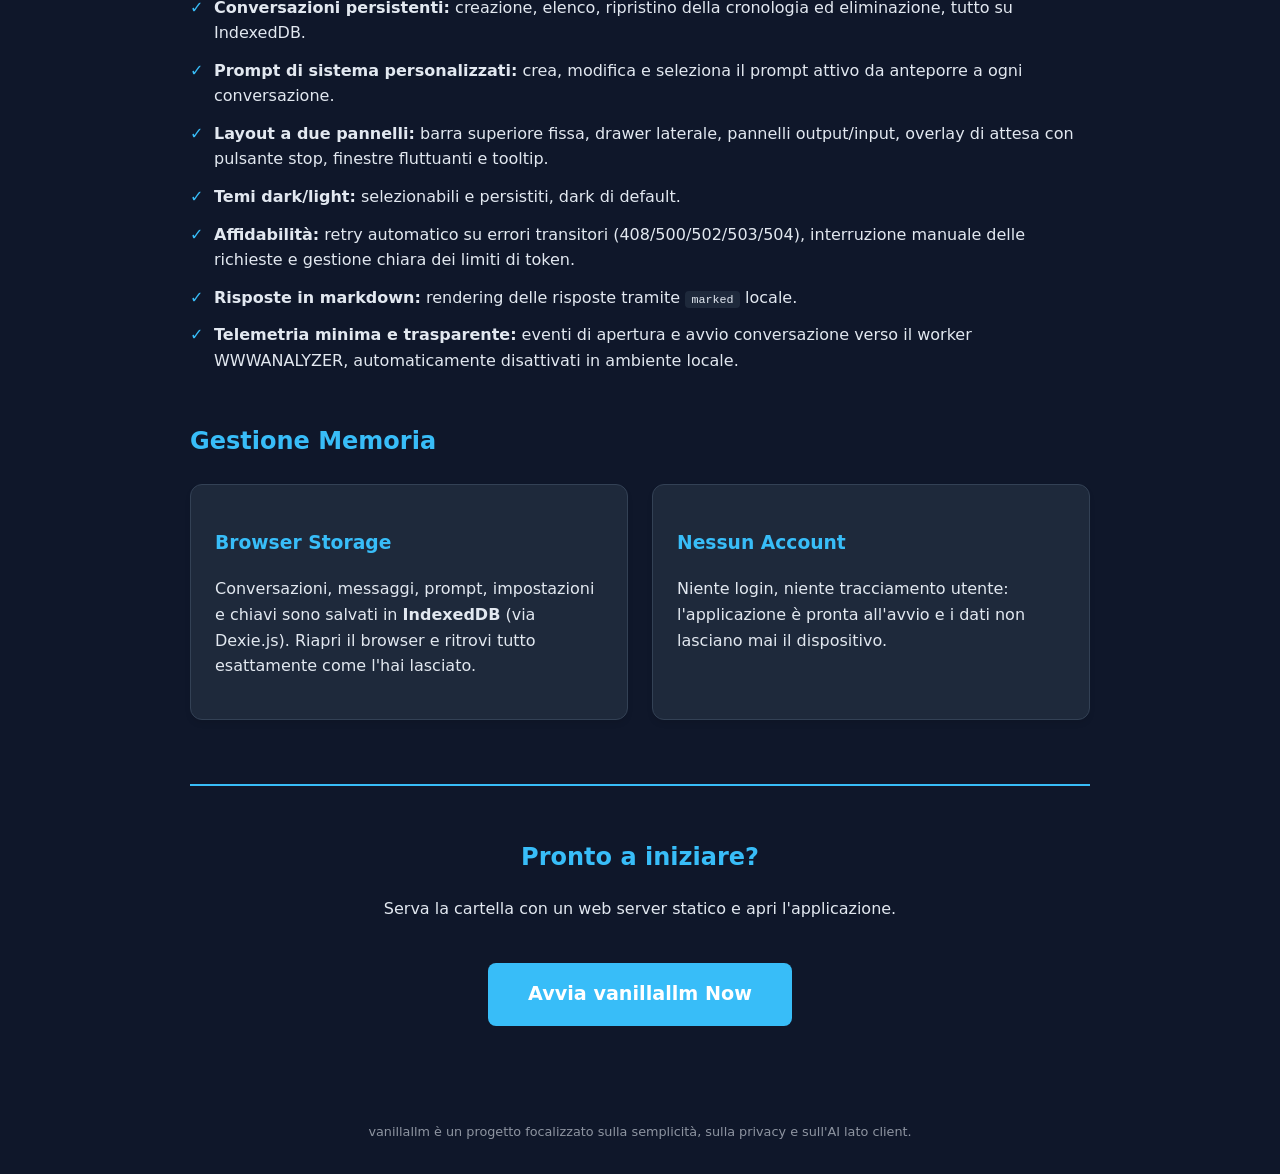
<file: static/vanillallm.html>
<!DOCTYPE html>
<html lang="it">
<head>
    <meta charset="UTF-8">
    <meta name="viewport" content="width=device-width, initial-scale=1.0">
    <link rel="icon" href="favicon.ico">
    <title>vanillallm - Chat LLM Pura, Semplice e 100% Client-Side</title>
    <style>
        :root {
            --bg-color: #0f172a;
            --text-color: #e2e8f0;
            --accent-color: #38bdf8;
            --secondary-bg: #1e293b;
            --border-color: #334155;
            --card-bg: #1e293b;
            --link-color: #38bdf8;
        }

        [data-theme="light"] {
            --bg-color: #f8fafc;
            --text-color: #1e293b;
            --accent-color: #0284c7;
            --secondary-bg: #f1f5f9;
            --border-color: #e2e8f0;
            --card-bg: #ffffff;
            --link-color: #0284c7;
        }

        body {
            font-family: 'Segoe UI', system-ui, -apple-system, sans-serif;
            background-color: var(--bg-color);
            color: var(--text-color);
            line-height: 1.6;
            margin: 0;
            padding: 0;
            transition: background-color 0.3s, color 0.3s;
        }

        .container {
            max-width: 900px;
            margin: 0 auto;
            padding: 2rem;
        }

        header {
            display: flex;
            justify-content: space-between;
            align-items: center;
            border-bottom: 1px solid var(--border-color);
            padding-bottom: 1rem;
            margin-bottom: 2rem;
        }

        h1, h2, h3 {
            color: var(--accent-color);
        }

        code {
            background: var(--secondary-bg);
            padding: 0.1rem 0.4rem;
            border-radius: 0.25rem;
            font-size: 0.9em;
        }

        .theme-toggle {
            background: var(--secondary-bg);
            border: 1px solid var(--border-color);
            color: var(--text-color);
            padding: 0.5rem;
            border-radius: 50%;
            cursor: pointer;
            width: 40px;
            height: 40px;
            display: flex;
            align-items: center;
            justify-content: center;
            transition: all 0.2s;
        }

        .theme-toggle:hover {
            background: var(--border-color);
        }

        .hero {
            text-align: center;
            padding: 3rem 0;
            background: linear-gradient(135deg, var(--secondary-bg) 0%, var(--bg-color) 100%);
            border-radius: 1rem;
            margin-bottom: 3rem;
            border: 1px solid var(--border-color);
        }

        .section {
            margin-bottom: 3rem;
        }

        .grid {
            display: grid;
            grid-template-columns: 1fr 1fr;
            gap: 1.5rem;
            margin-top: 1.5rem;
        }

        @media (max-width: 768px) {
            .grid {
                grid-template-columns: 1fr;
            }
        }

        .card {
            background: var(--card-bg);
            padding: 1.5rem;
            border-radius: 0.75rem;
            border: 1px solid var(--border-color);
            box-shadow: 0 4px 6px -1px rgba(0, 0, 0, 0.1);
        }

        .feature-list {
            list-style: none;
            padding: 0;
        }

        .feature-list li {
            margin-bottom: 0.75rem;
            padding-left: 1.5rem;
            position: relative;
        }

        .feature-list li::before {
            content: "✓";
            color: var(--accent-color);
            position: absolute;
            left: 0;
            font-weight: bold;
        }

        .tech-tag {
            display: inline-block;
            background: var(--secondary-bg);
            color: var(--accent-color);
            padding: 0.2rem 0.6rem;
            border-radius: 0.25rem;
            font-size: 0.85rem;
            font-family: monospace;
            margin-right: 0.5rem;
            margin-bottom: 0.5rem;
            border: 1px solid var(--border-color);
        }

        .launch-box {
            text-align: center;
            margin-top: 4rem;
            padding: 2rem;
            border-top: 2px solid var(--accent-color);
        }

        .btn-launch {
            display: inline-block;
            background-color: var(--accent-color);
            color: white !important;
            padding: 1rem 2.5rem;
            border-radius: 0.5rem;
            text-decoration: none;
            font-weight: bold;
            font-size: 1.2rem;
            transition: transform 0.2s, box-shadow 0.2s;
        }

        .btn-launch:hover {
            transform: translateY(-2px);
            box-shadow: 0 10px 15px -3px rgba(0, 0, 0, 0.2);
        }

        .highlight {
            border-left: 4px solid var(--accent-color);
            padding-left: 1rem;
            font-style: italic;
        }

        .icon {
            width: 20px;
            height: 20px;
            fill: currentColor;
        }
    </style>
</head>
<body data-theme="dark">
    <div class="container">
        <header>
            <div class="logo"><strong>vanillallm</strong> 1.0.0</div>
            <button class="theme-toggle" id="theme-btn" title="Cambia Tema">
                <svg class="icon icon-sun" viewBox="0 0 24 24" fill="none" stroke="currentColor" stroke-width="2">
                    <circle cx="12" cy="12" r="5" />
                    <path d="M12 1v2M12 21v2M4.22 4.22l1.42 1.42M18.36 18.36l1.42 1.42M1 12h2M21 12h2M4.22 19.78l1.42-1.42M18.36 5.64l1.42-1.42" />
                </svg>
                <svg class="icon icon-moon" viewBox="0 0 24 24" fill="none" stroke="currentColor" stroke-width="2" style="display: none;">
                    <path d="M21 12.79A9 9 0 1 1 11.21 3 7 7 0 0 0 21 12.79z" />
                </svg>
            </button>
        </header>

        <section class="hero">
            <h1>vanillallm</h1>
            <p style="font-size: 1.25rem; opacity: 0.9;">Chat LLM pura nel tuo browser. Nient'altro.</p>
            <p>LLM-Agnostica. 100% Client-Side. Zero Build.</p>
        </section>

        <div class="section">
            <h2>Cos'è vanillallm?</h2>
            <p>
                vanillallm è un'applicazione di <strong>chat con modelli linguistici (LLM)</strong>.
                Scrivi un messaggio, l'app lo invia al modello attivo e mostra la risposta: nessuna indicizzazione,
                nessun worker, nessuna complessità in più.
            </p>
            <div class="card highlight">
                "Un frontend minimale e leggibile per dialogare con i migliori LLM disponibili, mantenendo chiavi,
                conversazioni e preferenze interamente sul tuo dispositivo."
            </div>
        </div>

        <div class="section">
            <h2>I Caratteri Originali del Progetto</h2>
            <div class="grid">
                <div class="card">
                    <h3>Frontend 100% Client-Side</h3>
                    <p>JavaScript vanilla con <strong>ES Modules</strong> caricati nativamente dal browser. Nessun framework,
                    nessun bundler, nessun transpiler: il codice che leggi è esattamente quello che il browser esegue.
                    Gli stili sono <strong>LESS compilati a runtime</strong> da una copia locale, senza CDN.</p>
                    <span class="tech-tag">Vanilla JS</span> <span class="tech-tag">ES Modules</span> <span class="tech-tag">LESS</span> <span class="tech-tag">Zero Build</span>
                </div>
                <div class="card">
                    <h3>LLM-Agnostico</h3>
                    <p>Il pacchetto <code>llmclient</code> astrae <strong>6 provider</strong> dietro un'interfaccia unica:
                    Gemini, Mistral, Groq, OpenRouter, Cerebras e SiliconFlow. Cambi provider o modello a runtime
                    (<strong>hot-swap</strong>) senza ricaricare la pagina, e ogni provider gestisce i propri formati di richiesta.</p>
                    <span class="tech-tag">llmclient</span> <span class="tech-tag">Hot-Swap</span>
                </div>
            </div>
            <div class="grid">
                <div class="card">
                    <h3>Gestione API Key Privata</h3>
                    <p>Le chiavi vivono <strong>solo nell'IndexedDB</strong> del tuo browser, mai nel codice né su server.
                    Al primo avvio vengono seminate da <code>api_x.json</code> (chiavi di prova offuscate) solo se il
                    database è vuoto. Le richieste partono direttamente dal tuo computer verso il provider.</p>
                    <span class="tech-tag">IndexedDB</span> <span class="tech-tag">Seed Offuscato</span> <span class="tech-tag">Zero Server</span>
                </div>
                <div class="card">
                    <h3>Catalogo Modelli Locale</h3>
                    <p>Provider e modelli sono descritti da dati, non da codice: <code>manifest.json</code> e file
                    <code>.txt</code> in <code>data/models/</code>, con window size per ogni modello. La procedura
                    <em>Aggiorna LLM</em> popola il repository dei modelli accettati; la discovery live via
                    <code>llmlist</code> interroga i provider con la tua chiave.</p>
                    <span class="tech-tag">manifest.json</span> <span class="tech-tag">Discovery Live</span>
                </div>
            </div>
        </div>

        <div class="section">
            <h2>Cosa Trovi nell'App</h2>
            <ul class="feature-list">
                <li><strong>Conversazioni persistenti:</strong> creazione, elenco, ripristino della cronologia ed eliminazione, tutto su IndexedDB.</li>
                <li><strong>Prompt di sistema personalizzati:</strong> crea, modifica e seleziona il prompt attivo da anteporre a ogni conversazione.</li>
                <li><strong>Layout a due pannelli:</strong> barra superiore fissa, drawer laterale, pannelli output/input, overlay di attesa con pulsante stop, finestre fluttuanti e tooltip.</li>
                <li><strong>Temi dark/light:</strong> selezionabili e persistiti, dark di default.</li>
                <li><strong>Affidabilità:</strong> retry automatico su errori transitori (408/500/502/503/504), interruzione manuale delle richieste e gestione chiara dei limiti di token.</li>
                <li><strong>Risposte in markdown:</strong> rendering delle risposte tramite <code>marked</code> locale.</li>
                <li><strong>Telemetria minima e trasparente:</strong> eventi di apertura e avvio conversazione verso il worker WWWANALYZER, automaticamente disattivati in ambiente locale.</li>
            </ul>
        </div>

        <div class="section">
            <h2>Gestione Memoria</h2>
            <div class="grid">
                <div class="card">
                    <h3>Browser Storage</h3>
                    <p>Conversazioni, messaggi, prompt, impostazioni e chiavi sono salvati in <strong>IndexedDB</strong>
                    (via Dexie.js). Riapri il browser e ritrovi tutto esattamente come l'hai lasciato.</p>
                </div>
                <div class="card">
                    <h3>Nessun Account</h3>
                    <p>Niente login, niente tracciamento utente: l'applicazione è pronta all'avvio e i dati non
                    lasciano mai il dispositivo.</p>
                </div>
            </div>
        </div>

        <div class="launch-box">
            <h2>Pronto a iniziare?</h2>
            <p>Serva la cartella con un web server statico e apri l'applicazione.</p>
            <br>
            <a href="index.html" class="btn-launch">Avvia vanillallm Now</a>
        </div>

        <footer style="margin-top: 4rem; text-align: center; font-size: 0.8rem; opacity: 0.6;">
            vanillallm è un progetto focalizzato sulla semplicità, sulla privacy e sull'AI lato client.
        </footer>
    </div>

    <script>
        const themeBtn = document.getElementById('theme-btn');
        const body = document.body;
        const sunIcon = themeBtn.querySelector('.icon-sun');
        const moonIcon = themeBtn.querySelector('.icon-moon');

        themeBtn.addEventListener('click', () => {
            const currentTheme = body.getAttribute('data-theme');
            const newTheme = currentTheme === 'dark' ? 'light' : 'dark';

            body.setAttribute('data-theme', newTheme);
            sunIcon.style.display = newTheme === 'light' ? 'none' : 'block';
            moonIcon.style.display = newTheme === 'light' ? 'block' : 'none';
        });
    </script>
</body>
</html>
</file>
<file: static/css/style.min.css>
div.container{position:relative;top:0;height:calc(100vh - 4.5vh);padding-top:4.5vh;display:flex;flex-direction:column;justify-content:flex-start;align-items:stretch;overflow:hidden;box-sizing:border-box}div.container div.item{min-height:50px}.item1{flex:1;min-height:0;padding:.5vh .5vw 1vh}.item1 .output-wrapper{border-radius:20px;position:relative;width:100%;height:100%;display:flex;flex-direction:column}.item1 .output-wrapper .text-out{box-sizing:border-box;border:none;padding:2px;margin:0;width:100%;flex:1;min-height:0;border-radius:10px;overflow-y:auto;outline:0}.item1 .output-wrapper .text-out .div-text,.item1 .output-wrapper .text-out .pre-text{box-sizing:border-box;white-space:pre-wrap;word-wrap:break-word;font-family:Inter,"Segoe UI",Roboto,Arial,sans-serif;font-size:18px;line-height:1.6;padding:10px;margin:0;height:100%;overflow-y:auto;scroll-behavior:smooth}.item1 .output-wrapper .text-out .div-text{width:100%;overflow-x:hidden}.item1 .output-wrapper .text-out .div-text .assistant,.item1 .output-wrapper .text-out .div-text .system,.item1 .output-wrapper .text-out .div-text .user{display:block;position:relative;padding:8px 12px;margin-bottom:8px;border-radius:4px}.item1 .output-wrapper .text-out .div-text .user{margin-left:12%}.item1 .output-wrapper .text-out .div-text .assistant{margin-right:12%;text-align:left}.item1 .output-wrapper .text-out .div-text .system{margin-right:5%;margin-left:5%;font-style:italic;opacity:.8}.item1 .output-wrapper .text-out .div-text .assistant b,.item1 .output-wrapper .text-out .div-text .system b,.item1 .output-wrapper .text-out .div-text .user b{font-weight:700;color:inherit;border-bottom:none!important;display:inline!important;margin-bottom:0!important;padding-bottom:0!important}.item1 .output-wrapper .text-out .div-text .assistant i,.item1 .output-wrapper .text-out .div-text .system i,.item1 .output-wrapper .text-out .div-text .user i{font-style:italic}.item1 .output-wrapper .text-out .div-text .assistant code,.item1 .output-wrapper .text-out .div-text .system code,.item1 .output-wrapper .text-out .div-text .user code{font-family:monospace;background:rgba(0,0,0,.1);padding:2px 4px;border-radius:4px;font-size:.9em}.item1 .output-wrapper .text-out .div-text .assistant h1,.item1 .output-wrapper .text-out .div-text .assistant h2,.item1 .output-wrapper .text-out .div-text .assistant h3,.item1 .output-wrapper .text-out .div-text .system h1,.item1 .output-wrapper .text-out .div-text .system h2,.item1 .output-wrapper .text-out .div-text .system h3,.item1 .output-wrapper .text-out .div-text .user h1,.item1 .output-wrapper .text-out .div-text .user h2,.item1 .output-wrapper .text-out .div-text .user h3{margin:4px 0 0!important;padding:0!important;font-weight:700;line-height:1!important}.item1 .output-wrapper .text-out .div-text .assistant h1:first-child,.item1 .output-wrapper .text-out .div-text .assistant h2:first-child,.item1 .output-wrapper .text-out .div-text .assistant h3:first-child,.item1 .output-wrapper .text-out .div-text .system h1:first-child,.item1 .output-wrapper .text-out .div-text .system h2:first-child,.item1 .output-wrapper .text-out .div-text .system h3:first-child,.item1 .output-wrapper .text-out .div-text .user h1:first-child,.item1 .output-wrapper .text-out .div-text .user h2:first-child,.item1 .output-wrapper .text-out .div-text .user h3:first-child{margin-top:0!important}.item1 .output-wrapper .text-out .div-text .assistant h1,.item1 .output-wrapper .text-out .div-text .system h1,.item1 .output-wrapper .text-out .div-text .user h1{font-size:1.3em}.item1 .output-wrapper .text-out .div-text .assistant h2,.item1 .output-wrapper .text-out .div-text .system h2,.item1 .output-wrapper .text-out .div-text .user h2{font-size:1.2em}.item1 .output-wrapper .text-out .div-text .assistant h3,.item1 .output-wrapper .text-out .div-text .system h3,.item1 .output-wrapper .text-out .div-text .user h3{font-size:1.1em}.item1 .output-wrapper .text-out .div-text .assistant .msg-content,.item1 .output-wrapper .text-out .div-text .system .msg-content,.item1 .output-wrapper .text-out .div-text .user .msg-content{margin:0!important;padding:0!important;line-height:1.1!important}.item1 .output-wrapper .text-out .div-text .assistant .msg-content>*,.item1 .output-wrapper .text-out .div-text .system .msg-content>*,.item1 .output-wrapper .text-out .div-text .user .msg-content>*{margin-bottom:0!important;margin-top:0!important}.item1 .output-wrapper .text-out .div-text .assistant .msg-content p,.item1 .output-wrapper .text-out .div-text .system .msg-content p,.item1 .output-wrapper .text-out .div-text .user .msg-content p{margin:0!important;padding:0!important}.item1 .output-wrapper .text-out .div-text .assistant .msg-content p+p,.item1 .output-wrapper .text-out .div-text .system .msg-content p+p,.item1 .output-wrapper .text-out .div-text .user .msg-content p+p{margin-top:2px!important}.item1 .output-wrapper .text-out .div-text .assistant .msg-content ol,.item1 .output-wrapper .text-out .div-text .assistant .msg-content ul,.item1 .output-wrapper .text-out .div-text .system .msg-content ol,.item1 .output-wrapper .text-out .div-text .system .msg-content ul,.item1 .output-wrapper .text-out .div-text .user .msg-content ol,.item1 .output-wrapper .text-out .div-text .user .msg-content ul{margin-top:0!important;margin-bottom:0!important;padding:0 0 0 25px!important}.item1 .output-wrapper .text-out .div-text .assistant .msg-content ol li,.item1 .output-wrapper .text-out .div-text .assistant .msg-content ul li,.item1 .output-wrapper .text-out .div-text .system .msg-content ol li,.item1 .output-wrapper .text-out .div-text .system .msg-content ul li,.item1 .output-wrapper .text-out .div-text .user .msg-content ol li,.item1 .output-wrapper .text-out .div-text .user .msg-content ul li{display:list-item;margin-top:0!important;margin-bottom:0!important;padding:0!important}.item1 .output-wrapper .text-out .div-text .assistant .msg-content ol li p,.item1 .output-wrapper .text-out .div-text .assistant .msg-content ul li p,.item1 .output-wrapper .text-out .div-text .system .msg-content ol li p,.item1 .output-wrapper .text-out .div-text .system .msg-content ul li p,.item1 .output-wrapper .text-out .div-text .user .msg-content ol li p,.item1 .output-wrapper .text-out .div-text .user .msg-content ul li p{display:inline!important;margin:0!important;padding:0!important}.item1 .output-wrapper .text-out .div-text .assistant .msg-content ul,.item1 .output-wrapper .text-out .div-text .system .msg-content ul,.item1 .output-wrapper .text-out .div-text .user .msg-content ul{list-style-type:disc!important}.item1 .output-wrapper .text-out .div-text .assistant .msg-content ol,.item1 .output-wrapper .text-out .div-text .system .msg-content ol,.item1 .output-wrapper .text-out .div-text .user .msg-content ol{list-style-type:decimal!important}.item1 .output-wrapper .text-out .div-text .assistant .msg-content h1+*,.item1 .output-wrapper .text-out .div-text .assistant .msg-content h2+*,.item1 .output-wrapper .text-out .div-text .assistant .msg-content h3+*,.item1 .output-wrapper .text-out .div-text .system .msg-content h1+*,.item1 .output-wrapper .text-out .div-text .system .msg-content h2+*,.item1 .output-wrapper .text-out .div-text .system .msg-content h3+*,.item1 .output-wrapper .text-out .div-text .user .msg-content h1+*,.item1 .output-wrapper .text-out .div-text .user .msg-content h2+*,.item1 .output-wrapper .text-out .div-text .user .msg-content h3+*{margin-top:0!important}.item1 .output-wrapper .text-out .div-text .assistant>b:first-child,.item1 .output-wrapper .text-out .div-text .system>b:first-child,.item1 .output-wrapper .text-out .div-text .user>b:first-child{font-size:.9em;text-transform:uppercase;letter-spacing:1.2px;opacity:.9;display:block;margin:0!important;padding:0!important}.item1 .output-wrapper .doc-bar{display:flex;flex-wrap:wrap;gap:6px;padding:4px 8px;flex-shrink:0;border-radius:8px}.item1 .output-wrapper .doc-bar .doc-item{display:flex;align-items:center;gap:3px;flex-shrink:0;padding:2px 6px;border-radius:6px;cursor:default;white-space:nowrap}.item1 .output-wrapper .doc-bar .doc-item .doc-icon{width:14px;height:14px;flex-shrink:0}.item1 .output-wrapper .doc-bar .doc-item .doc-remove{display:flex;align-items:center;justify-content:center;width:14px;height:14px;border:none;background:0 0;cursor:pointer;padding:0;opacity:.6}.item1 .output-wrapper .doc-bar .doc-item .doc-remove .icon-remove{width:10px;height:10px}.item1 .output-wrapper .doc-bar .doc-item .doc-remove:hover{opacity:1}.item2{flex:0 0 20vh;padding:0 .5vw .5vh}.item2 .input-wrapper{border-radius:20px;position:relative;bottom:0;width:100%;height:100%;display:flex;flex-direction:row;align-items:flex-start}.item2 .input-wrapper .text-input{box-sizing:border-box;flex:1;font-size:18px;font-family:Inter,"Segoe UI",Roboto,Arial,sans-serif;resize:none;border:none;padding:10px 45px 10px 10px;height:100%;margin-left:5px;border-radius:10px;overflow-y:auto;outline:0}.menu-icon{box-sizing:border-box;display:block;position:absolute;margin-left:.5vw;top:0;left:0;width:50px;height:100%;cursor:pointer;padding:2px;z-index:110;user-select:none;-webkit-user-select:none;-moz-user-select:none;-ms-user-select:none;outline:0}.menu-icon .nav-icon::before{content:"☰";font-family:Inter,"Segoe UI",Roboto,Arial,sans-serif;font-size:42px;font-weight:900;line-height:4.5vh;position:absolute;top:0;left:5px;transition-duration:.25s;pointer-events:none}.menu-btn:checked+.menu-icon .nav-icon::before{content:"✕";font-family:Inter,"Segoe UI",Roboto,Arial,sans-serif;font-size:30px;color:#aea7a7!important;line-height:4.5vh;position:absolute;top:0;left:5px}.menu-box{box-sizing:border-box;position:fixed;top:5vh;left:-2000px;height:95vh;width:20vw;transition:left .3s cubic-bezier(.4, 0, .2, 1);padding:.2vh .5vw;z-index:101;display:flex;flex-direction:column;overflow-y:auto}.menu-box ul{list-style:none;margin:0;padding:0}.menu-box ul li{margin:0}.menu-box ul li a{font-family:Inter,"Segoe UI",Roboto,Arial,sans-serif;text-decoration:none;display:block;padding:1px 8px;border-radius:6px;transition:.2s;overflow:hidden;white-space:nowrap;text-overflow:ellipsis;max-width:20vw}.menu-box ul li a:hover{background:rgba(255,255,255,.05);text-decoration:none}.menu-box ul li a.delete{text-align:center;font-weight:700;font-style:italic;border-radius:5px;color:#fff!important}.menu-box ul li a#menu-reset{background-color:#f1c40f!important;color:#000!important}.menu-box ul li a#menu-reset:hover{background-color:#c29d0b!important}.menu-box ul li a#menu-logout{background-color:#e74c3c!important;color:#fff!important}.menu-box ul li a#menu-logout:hover{background-color:#d62c1a!important}.menu-box ul li b{font-family:Inter,"Segoe UI",Roboto,Arial,sans-serif;text-align:center;font-weight:600;max-width:20vw;display:block;padding:6px 8px;overflow:hidden;white-space:nowrap;text-overflow:ellipsis}.list-data{width:100%;margin:1em auto;box-shadow:0 2px 8px rgba(0,0,0,.1);border-radius:5px;overflow:hidden;list-style:none;padding:0}.list-data li{border:1px solid;padding:8px;text-align:left;border-top:none}.list-data li:first-child{border-top:1px solid}.provider-tree-container{display:none;position:absolute;border-radius:6px;padding:10px;z-index:1001;min-width:250px;box-shadow:0 4px 8px rgba(0,0,0,.2);max-height:70vh;overflow-y:auto;font-family:Inter,"Segoe UI",Roboto,Arial,sans-serif;top:5.5vh;left:26vw}.provider-tree-header{display:flex;justify-content:space-between;align-items:center;margin-bottom:10px;font-weight:700}.provider-tree-close-btn{background:0 0;border:none;font-size:20px;cursor:pointer}.provider-tree ul{list-style:none;padding-left:0}.provider-tree-container .provider-node>span{cursor:pointer;font-weight:700;padding:5px;display:block}.provider-tree-container .model-list{padding-left:20px;display:none}.provider-tree-container .model-list--visible{display:block}.provider-tree-container .model-node{cursor:pointer;padding:4px 8px;border-radius:3px;font-family:Inter,"Segoe UI",Roboto,Arial,sans-serif}#wnd-test-llm-summary{box-sizing:border-box}#wnd-test-llm-summary .window-info.test-llm-summary{box-sizing:border-box;width:100%;max-width:100%}#wnd-test-llm-summary .table-data{width:100%;table-layout:auto}#wnd-test-llm-summary .table-data td:first-child,#wnd-test-llm-summary .table-data td:nth-child(2),#wnd-test-llm-summary .table-data th:first-child,#wnd-test-llm-summary .table-data th:nth-child(2){white-space:nowrap}#wnd-test-llm-summary .table-data td:last-child,#wnd-test-llm-summary .table-data th:last-child{white-space:normal;overflow-wrap:anywhere}.test-llm-pick{min-width:320px}.test-llm-pick h4{margin:0 0 4px}.test-llm-pick .test-llm-prompt{font-style:italic;opacity:.8;margin:0 0 8px}.test-llm-pick .test-llm-hint{font-weight:700;margin:0 0 8px}.test-llm-pick .test-llm-pick-hint{text-align:center;font-weight:700;color:orange;margin:0 0 8px}.test-llm-pick .test-llm-providers{list-style:none;padding-left:0;margin:0 0 12px}.test-llm-pick .test-llm-providers li{margin-bottom:6px}.test-llm-pick .test-llm-providers li button{width:100%;display:flex;justify-content:space-between;align-items:center;padding:8px 12px;border:none;border-radius:6px;background:0 0;color:#f6e602;cursor:pointer;font-family:Inter,"Segoe UI",Roboto,Arial,sans-serif}.test-llm-pick .test-llm-providers li button:hover{background:0 0;color:#4caf50;text-decoration:underline}.test-llm-pick .test-llm-providers li .test-llm-provider-name{font-weight:700}.test-llm-pick .test-llm-providers li .test-llm-provider-count{font-size:.85em;opacity:.75}.test-llm-pick .test-llm-close{cursor:pointer}.table-data{box-sizing:border-box;width:100%;table-layout:auto;border-collapse:separate;border-spacing:0;margin:1.5em auto;box-shadow:0 4px 6px rgba(0,0,0,.1);border-radius:8px;overflow:hidden;border:1px solid transparent}.table-data td,.table-data th{box-sizing:border-box;border:none;border-bottom:1px solid;padding:4px 8px;text-align:left;white-space:nowrap}.table-data td b,.table-data th b{font-weight:600;font-size:.9em;padding:2px 6px;border-radius:4px;font-style:normal}.table-data th{font-weight:600;font-size:.95em;text-transform:uppercase;letter-spacing:.05em;padding-top:8px;padding-bottom:8px}.table-data tr:last-child td{border-bottom:none}.table-data .link-show-doc{text-decoration:none;font-weight:500;transition:color .2s}.table-data .link-show-doc:hover{text-decoration:underline}.table-data button{border:none;padding:6px 12px;border-radius:4px;cursor:pointer;font-size:.85em;font-weight:500;transition:background-color .2s,transform .1s}.table-data button:active{transform:translateY(1px)}@keyframes fadeIn{from{opacity:0;transform:translateY(-10px)}to{opacity:1;transform:translateY(0)}}.clear-input:hover{font-weight:bolder;text-decoration:underline}.window-info,.window-text{position:relative;border:none;border-radius:5px;outline:0;overflow:auto}.window-text{box-sizing:border-box;padding:0 2px 2px;width:78vw;height:94vh}.window-text div.div-text,.window-text pre.pre-text{word-wrap:break-word;font-family:Georgia,"Times New Roman",serif;font-size:16px;padding:2px;margin:0}.window-text pre.pre-text{white-space:pre-wrap;line-height:1.6;overflow-wrap:anywhere}.window-text div.text{font-size:16px;padding:0 10px;white-space:normal;overflow-wrap:anywhere}.window-text div.text p{text-align:justify;padding-bottom:9px;padding-left:5px}.window-text div.text .center{font-weight:700;font-style:italic;text-align:center;text-decoration:underline}.window-text div.text pre{white-space:pre-wrap;overflow-wrap:anywhere;hyphens:auto}.window-info{box-sizing:border-box;padding:5px;width:auto;max-width:79vw}.window-info .div-info{max-height:90vh;overflow-y:auto}.btn-wrapper{width:100%;height:2vw;position:sticky;top:0;padding:0}.btn-wrapper .btn-close,.btn-wrapper .btn-copy{position:absolute;top:1px;border:none;cursor:pointer}.btn-wrapper .btn-copy{right:5vw;width:30px;padding:0}.btn-wrapper .btn-copy .copy-icon{width:20px;height:20px}.btn-wrapper .btn-close{right:2vw;font-size:20px;font-weight:700}.btn-danger,.btn-success{cursor:pointer;border-radius:8px;padding:8px 16px;font-weight:600;transition:.2s;border:none}.btn-danger:hover,.btn-success:hover{transform:translateY(-2px);box-shadow:0 4px 8px rgba(0,0,0,.15)}.btn-danger:active,.btn-success:active{transform:translateY(0)}button.btn-edit-last{box-sizing:border-box;position:absolute;bottom:6px;right:6px;cursor:pointer;width:36px;height:36px;border-radius:50%;transition:.2s;display:flex;align-items:center;justify-content:center;z-index:5;border:none}button.btn-edit-last:hover{transform:scale(1.1)}button.btn-edit-last svg{width:22px;height:22px}button.btn-upload-doc{box-sizing:border-box;position:absolute;bottom:6px;right:38px;cursor:pointer;width:36px;height:36px;border-radius:50%;transition:.2s;display:flex;align-items:center;justify-content:center;z-index:5;border:none;background-color:transparent;color:inherit}button.btn-upload-doc:hover{transform:scale(1.1);background-color:rgba(0,0,0,.08)}button.btn-upload-doc svg{width:22px;height:22px}.spinner-bg{filter:blur(1px);opacity:.7;pointer-events:none}.spinner{box-sizing:border-box;position:fixed;top:60vh;left:calc(20vw + 20vw);width:auto;height:auto;z-index:50000;background:0 0;border:none;display:none;flex-direction:column;align-items:center;justify-content:center;cursor:default;pointer-events:auto;backdrop-filter:none;padding:4px}.spinner .pulse-icon{width:14px;height:14px;border-radius:50%;background:#e82323;box-shadow:0 0 0 0 rgba(232,35,35,.7);animation:1.5s infinite pulse-spinner-icon}.spinner .spinner-content{box-sizing:border-box;display:flex;flex-direction:column;align-items:center;justify-content:center;padding:10px 14px;background:#323232;border:3px solid #f33;border-radius:8px;cursor:pointer;pointer-events:auto;box-shadow:0 8px 24px rgba(0,0,0,.45),0 2px 8px rgba(0,0,0,.3)}.spinner .spinner-content:hover{border-color:#ffeb3b;background:#323232}.spinner .spinner-content:hover .stop-message{color:#ffeb3b;text-decoration:underline}.spinner .stop-message{margin-top:4px;font:900 10px/1.5 Inter,"Segoe UI",Roboto,Arial,sans-serif;text-transform:uppercase;letter-spacing:1px;color:#e0e0e0}.spinner-wait{box-sizing:border-box;position:fixed;top:60vh;left:calc(20vw + 20vw);width:auto;height:auto;z-index:50001;background:0 0;border:none;display:none;flex-direction:column;align-items:center;justify-content:center;cursor:default;pointer-events:auto;backdrop-filter:none;padding:4px}.spinner-wait .pulse-icon{width:14px;height:14px;border-radius:50%;background:#e82323;box-shadow:0 0 0 0 rgba(232,35,35,.7);animation:1.5s infinite pulse-spinner-icon}.spinner-wait .spinner-content{box-sizing:border-box;display:flex;flex-direction:column;align-items:center;justify-content:center;padding:10px 14px;background:#323232;border:3px solid #f33;border-radius:8px;cursor:pointer;pointer-events:auto;box-shadow:0 8px 24px rgba(0,0,0,.45),0 2px 8px rgba(0,0,0,.3)}.spinner-wait .spinner-content:hover{border-color:#ffeb3b;background:#323232}.spinner-wait .spinner-content:hover .stop-message{color:#ffeb3b;text-decoration:underline}.spinner-wait .stop-message{margin-top:4px;font:900 10px/1.5 Inter,"Segoe UI",Roboto,Arial,sans-serif;text-transform:uppercase;letter-spacing:1px;color:#e0e0e0}.show-spinner{display:flex!important}.show-spinner~.menu-h .btn-theme-toggle,.show-spinner~.menu-h .help,.show-spinner~.menu-h .menu-icon,.show-spinner~.menu-h .provider-settings,.show-spinner~.menu-h .upload{pointer-events:none!important;opacity:.3!important}@keyframes pulse-dark{0%{transform:scale(.6);box-shadow:0 0 0 0 rgba(232,35,35,.7)}70%{transform:scale(1.4);box-shadow:0 0 0 20px rgba(232,35,35,0)}100%{transform:scale(.6);box-shadow:0 0 0 0 rgba(232,35,35,0)}}@keyframes pulse-light{0%{transform:scale(.6);box-shadow:0 0 0 0 rgba(211,47,47,.7)}70%{transform:scale(1.4);box-shadow:0 0 0 20px rgba(211,47,47,0)}100%{transform:scale(.6);box-shadow:0 0 0 0 rgba(211,47,47,0)}}@keyframes pulse-spinner-icon{0%{transform:scale(.6);box-shadow:0 0 0 0 rgba(232,35,35,.7)}70%{transform:scale(1.4);box-shadow:0 0 0 20px rgba(232,35,35,0)}100%{transform:scale(.6);box-shadow:0 0 0 0 rgba(232,35,35,0)}}.ak-manager{display:flex;flex-direction:column;gap:5px;height:100%;min-width:560px}.ak-form{margin-top:5px;padding:10px;border:1px solid #444;border-radius:5px;background:#252526}.ak-form-row,.ak-form-row-inputs{display:flex;gap:10px}.ak-form-row{align-items:center;margin-bottom:4px}.ak-form-row-inputs{align-items:flex-end}.ak-label{display:block;font-size:.8em;margin-bottom:0;color:#e0e0e0}.ak-grow{flex-grow:1}.ak-grow-min{flex-grow:1;min-width:180px}.ak-select{padding:3px 5px;font-size:.85em;background:#2d2d2d;color:#e0e0e0;border:1px solid #444;border-radius:3px}.ak-input-name{padding:3px 5px;font-size:.85em;width:120px;background:#2d2d2d;color:#e0e0e0;border:1px solid #444;border-radius:3px}.ak-input-key{padding:3px 5px;font-size:.85em;width:100%;box-sizing:border-box;background:#2d2d2d;color:#e0e0e0;border:1px solid #444;border-radius:3px}.ak-btn-add{padding:4px 12px;height:24px;line-height:16px;background:#097;color:#fff;border:none;border-radius:4px;font-weight:700;font-size:.85em;cursor:pointer}.ak-btn-add:hover{filter:brightness(1.15)}.ak-list-wrap{flex-grow:1;overflow-y:auto;border:1px solid #444;border-radius:5px;margin-top:5px}.ak-table{width:100%;margin:0;border-collapse:collapse}.ak-thead{position:sticky;top:0;z-index:1;background:#252526}.ak-th-radio{width:40px;text-align:center;padding:4px}.ak-th-key,.ak-th-name{padding:4px}.ak-th-del{width:30px;text-align:center;padding:4px}.ak-provider-row{background:#1e1e1e}.ak-provider-name{padding:4px 8px;color:#81c784;font-weight:700;font-size:.85em;text-transform:uppercase;border-bottom:1px solid #444}.ak-no-keys{padding:4px 15px;font-style:italic;color:#888;font-size:.8em}.ak-key-row{border-bottom:1px solid #444}.ak-key-row-active{background:rgba(0,189,151,.1);border-left:3px solid #ffb74d}.ak-cell-center{text-align:center;padding:2px}.ak-cell-name{padding:2px 8px;font-size:.9em}.ak-cell-name-active{color:#ffb74d;font-weight:700}.ak-cell-key{padding:2px 8px;font-family:monospace;font-size:.85em}.ak-cell-key-active{color:#e0e0e0}.ak-cell-key-inactive{color:#888}.ak-radio{cursor:pointer}.ak-btn-del{padding:0 5px;font-size:10px;line-height:18px;height:20px;min-width:20px}.ak-empty{text-align:center;padding:20px;color:#888}.help-title{font-size:1.2em;font-weight:700}.help-subtitle{font-style:italic;margin-bottom:12px}.help-section-title{font-size:1.1em}.help-grid{display:grid;grid-template-columns:110px 1fr;gap:6px;margin:6px 0 12px;font-size:.95em}.help-grid-last{display:grid;grid-template-columns:110px 1fr;gap:6px;margin:6px 0 0;font-size:.95em}.help-phase-1{color:#e82323}.help-phase-2{color:#f6e602}.help-phase-3{color:#00bd97}.close-icon-yellow{fill:#f6e602}.status-presente{color:#00bd97}.status-assente{color:#e82323}.btn-ml5{margin-left:5px}.btn-ml8{margin-left:8px}.btn-ml15{margin-left:15px}.docs-header-start{justify-content:flex-start}.ed-wrap{max-height:70vh;overflow-y:auto}.ed-wrap h4{color:#f1c40f;margin:.4em 0 .1em;font-size:.9em}.ed-wrap .table-data{margin:.2em auto .6em}.ed-wrap .table-data td{padding:2px 6px;font-size:.85em}.ed-wrap .table-data tr td:first-child{font-family:monospace;font-size:.8em;color:#94a3b8}.empty-data{text-align:center;padding:2em}.conversation-view{max-height:70vh;overflow-y:auto;padding:10px;font-size:16px;line-height:1.6}.conversation-view .assistant,.conversation-view .system,.conversation-view .user{display:block;position:relative;padding:8px 12px;margin-bottom:8px;border-radius:4px}.conversation-view .user{margin-left:12%}.conversation-view .assistant{margin-right:12%;text-align:left}.conversation-view .system{margin-right:5%;margin-left:5%;font-style:italic;opacity:.8}.conversation-view b{font-weight:700}.conversation-view i{font-style:italic}.conversation-view code{font-family:monospace;background:rgba(0,0,0,.1);padding:2px 4px;border-radius:4px;font-size:.9em}.conversation-view h1,.conversation-view h2,.conversation-view h3{margin:4px 0;font-weight:700}.conversation-view h1{font-size:1.3em}.conversation-view h2{font-size:1.2em}.conversation-view h3{font-size:1.1em}.conversation-view ol,.conversation-view ul{margin:4px 0;padding-left:25px}.conversation-view p{margin:4px 0}.llm-results{max-height:55vh;overflow-y:auto;margin:.6em 0}.window-info-select{width:68vw}.llm-select-table{width:100%;table-layout:fixed}.llm-select-table td,.llm-select-table th{vertical-align:middle}.llm-select-table th{text-align:left;font-weight:600;font-size:.8em;text-transform:uppercase;letter-spacing:.05em;padding:6px;border-bottom:2px solid currentColor}.llm-scroll-wrap{display:flex;flex-direction:column;min-height:0;overflow:hidden}.llm-select-head{flex:none;margin:0;border-bottom:none;border-radius:0}.llm-select-head thead th{position:static;background-color:inherit}.llm-scroll-body{flex:1 1 auto;overflow-y:auto;min-height:0}.llm-scroll-body .llm-select-table{margin:0;border-top:none;border-radius:0}.llm-scroll-body .llm-select-table tbody tr:first-child td{border-top:none}.llm-select-table td{padding:4px 6px;border-bottom:1px solid}.llm-row{cursor:pointer;transition:background-color .15s}.llm-row:hover,.table-data .llm-row:hover{background-color:rgba(0,189,151,.1)}.llm-row.selected,.table-data .llm-row.selected{background-color:rgba(246,230,2,.45)!important;color:#1a1a1a!important}.llm-row.selected:hover,.table-data .llm-row.selected:hover{background-color:rgba(246,230,2,.55)!important}.llm-row-label{display:flex;align-items:center;gap:6px;cursor:pointer;width:100%;padding:2px 0}.llm-name-text{display:inline-block;max-width:100%;overflow:hidden;text-overflow:ellipsis;white-space:nowrap;vertical-align:middle}.llm-time-cell,.llm-vote-cell,.llm-window-cell{text-align:center;font-size:.85em}.llm-vote-cell{font-weight:600;color:#00bd97;width:3.5ch}.llm-time-cell{font-family:monospace;font-size:.8em;width:4.5ch}.llm-window-cell{font-family:monospace;font-size:.8em;width:5.5ch}.llm-name-cell{width:100%;min-width:0}.llm-provider-row{background-color:rgba(255,140,0,.15)}.llm-provider-cell,.table-data .llm-provider-cell{font-weight:600;font-size:.9em;color:#ff8c00!important;padding:6px 8px!important;border-bottom:2px solid #ff8c00!important}.llm-provider-cell b,.table-data .llm-provider-cell b{background-color:transparent!important;color:#ff8c00!important;padding:0!important;font-size:1em}.llm-provider-label{display:flex;align-items:center;gap:8px;cursor:pointer;width:100%}.llm-provider-row+.llm-row{border-top:none}.llm-select-btns{display:flex;gap:.5em}.llm-select-btns button{flex:1}.llm-btn-wrapper{display:flex;align-items:center;gap:6px;height:auto;min-height:34px;padding:2px 6px;box-sizing:border-box;overflow:visible;position:relative;z-index:99999}.llm-btn-wrapper .llm-header-btns{display:flex;align-items:center;gap:6px;flex:1;overflow:visible}.llm-btn-wrapper .llm-header-btns button{flex:none;padding:4px 12px;font-size:.8em;border-radius:6px;cursor:pointer;border:none;font-weight:600;overflow:visible;position:relative}.llm-btn-wrapper .llm-header-btns .btn-yellow{background-color:#f6e602;color:#1a1a1a}.llm-btn-wrapper .llm-header-btns .btn-yellow:hover{background-color:#fdf038}.llm-btn-wrapper .llm-header-btns .btn-info{background-color:#2196f3;color:#fff}.llm-btn-wrapper .llm-header-btns .btn-info:hover{background-color:#51adf6}.llm-btn-wrapper .btn-close{position:static;flex:none}.llm-select-content{display:flex;flex-direction:column;min-height:0;margin:0;max-height:none;overflow-y:visible}#llm-selection-window .window-info{padding:0;max-height:none;overflow:visible;display:flex;flex-direction:column}#llm-selection-window .div-info{flex:1 1 auto;min-height:0;max-height:none;overflow:hidden}.upload-window{width:60vw;max-width:800px}.upload-window .window-text{width:100%;height:auto;max-height:50vh}.upload-dialog-content{padding:1px 5px;text-align:center}.upload-dialog-content h4{padding:0;margin:0}.upload-dialog-content .upload-description{margin-bottom:15px;font-size:18px}.upload-dialog-content .drop-zone{border:3px dashed;border-radius:10px;padding:20px;cursor:pointer;transition:background-color .3s,border-color .3s;margin-bottom:1em}.upload-dialog-content .drop-zone p{font-size:18px;margin:0}.upload-dialog-content #id_fileupload{display:none}.upload-dialog-content #progress-container{display:none;margin-top:20px}.upload-dialog-content #progress-container div{width:100%;border-radius:5px;overflow:hidden;height:25px}.upload-dialog-content #progress-container #progress-bar{width:0%;height:100%;line-height:25px;color:#fff;text-align:center;transition:width .3s ease-in-out;font-weight:700}.upload-dialog-content #progress-container #progress-text{margin-top:10px;font-size:13px;font-weight:700}.upload-dialog-content #file-list-container{margin-top:1em;max-height:200px;overflow-y:auto;border:1px solid;padding:10px;border-radius:5px;text-align:left}.upload-dialog-content .file-list-item{padding:8px 5px;border-bottom:1px solid;animation:.5s ease-in-out fadeIn;display:flex;align-items:center}.upload-dialog-content .file-list-item:last-child{border-bottom:none}body,html{caret-color:transparent}[contenteditable=true],input,textarea{caret-color:auto}.menu-h{position:fixed;top:0;left:0;width:100vw;height:4.5vh;z-index:10010}.menu-h .menu-btn{appearance:none}.menu-h .menu-icon{position:absolute}.menu-h .head-wrapper{position:absolute;top:0;left:5vw;height:4vh}.menu-h .head-wrapper .active-model-display,.menu-h .head-wrapper .help,.menu-h .head-wrapper .log,.menu-h .head-wrapper .provider-settings,.menu-h .head-wrapper .readme{box-sizing:border-box;position:absolute;top:0;margin:2px 0;padding:2px 5px;border:none;cursor:pointer;border-radius:10%;min-height:4vh;max-height:4vh}.menu-h .head-wrapper .help{left:1vw;font-size:18px;font-weight:900;z-index:200;color:#f6e602;background:0 0}.menu-h .head-wrapper .readme{left:8vw;font-size:18px;font-weight:900;z-index:200;background:0 0;color:#00bd97}.menu-h .head-wrapper .provider-settings{left:26vw;transition:background-color .3s}.menu-h .head-wrapper .provider-settings:hover{background-color:rgba(0,189,151,.4)!important;box-shadow:0 0 8px rgba(0,189,151,.5)}.menu-h .head-wrapper .active-model-display{left:30vw;font-size:18px;font-style:italic;display:inline-block;overflow:hidden;white-space:nowrap;text-overflow:ellipsis;max-width:40vw}.menu-h .head-wrapper .log{font-size:13px;left:83vw;z-index:10010}.menu-h .btn-theme-toggle{box-sizing:border-box;position:absolute;top:.25vh;right:1vw;height:4vh;background:0 0;z-index:110;border:1px solid transparent;border-radius:3px;cursor:pointer;padding:5px;display:flex;align-items:center;justify-content:center}.menu-h .btn-theme-toggle svg{width:24px;height:24px;fill:none}.menu-open .container{margin-left:20vw}.menu-open .menu-box{left:0!important}.item.item2{display:flex;flex-direction:row;align-items:flex-end;position:relative;z-index:10}.input-context-actions{display:flex;flex-direction:column;margin:0 .5vw}.input-context-actions #btn-action-send,.input-context-actions #btn-copy-output,.input-context-actions .clear-input{box-sizing:border-box;border:none;padding:10px;cursor:pointer;border-radius:50%;width:42px;height:42px;display:flex;align-items:center;justify-content:center;margin-top:8px;transition:.3s}.input-context-actions #btn-action-send .btn-icon-svg,.input-context-actions #btn-action-send .icon,.input-context-actions #btn-copy-output .btn-icon-svg,.input-context-actions #btn-copy-output .icon,.input-context-actions .clear-input .btn-icon-svg,.input-context-actions .clear-input .icon{width:24px;height:24px}.output-toolbar{position:absolute;top:8px;right:10px;z-index:10;display:flex;gap:6px}.output-toolbar button{box-sizing:border-box;border:none;cursor:pointer;border-radius:50%;width:28px;height:28px;display:flex;align-items:center;justify-content:center;transition:.3s}.output-toolbar button .icon{width:16px;height:16px}.div-text{padding-top:6px}.theme-dark{background:#252525;color:#e0e0e0}.theme-dark .spinner .pulse-icon,.theme-dark .spinner-wait .pulse-icon{background-color:#e82323;box-shadow:0 0 0 0 rgba(232,35,35,.7);animation:1.5s infinite pulse-spinner-icon}.theme-dark .spinner .spinner-content,.theme-dark .spinner-wait .spinner-content{background:#323232;border:3px solid #f33;border-radius:8px;box-shadow:0 8px 24px rgba(0,0,0,.45),0 2px 8px rgba(0,0,0,.3)}.theme-dark .spinner .spinner-content:hover,.theme-dark .spinner-wait .spinner-content:hover{border-color:#ffeb3b;background:#323232}.theme-dark .spinner .stop-message,.theme-dark .spinner-wait .stop-message{color:#e0e0e0}.theme-dark div.container{background:#252525}.theme-dark div.container .item1 .output-wrapper .text-out{background:#2d2d2d;color:#e0e0e0;border:none;box-shadow:0 0 0 2px #333;transition:.3s;outline:0}.theme-dark div.container .item1 .output-wrapper .text-out:hover{box-shadow:0 0 0 2px #00bd97}.theme-dark div.container .item1 .output-wrapper .text-out:focus,.theme-dark div.container .item1 .output-wrapper .text-out:focus-within{box-shadow:0 0 0 2px #e82323}.theme-dark div.container .item1 .output-wrapper .text-out .div-text .assistant h1,.theme-dark div.container .item1 .output-wrapper .text-out .div-text .assistant h2,.theme-dark div.container .item1 .output-wrapper .text-out .div-text .assistant h3,.theme-dark div.container .item1 .output-wrapper .text-out .div-text .system h1,.theme-dark div.container .item1 .output-wrapper .text-out .div-text .system h2,.theme-dark div.container .item1 .output-wrapper .text-out .div-text .system h3,.theme-dark div.container .item1 .output-wrapper .text-out .div-text .user h1,.theme-dark div.container .item1 .output-wrapper .text-out .div-text .user h2,.theme-dark div.container .item1 .output-wrapper .text-out .div-text .user h3{color:#fef247}.theme-dark div.container .item1 .output-wrapper .text-out .div-text .assistant h1,.theme-dark div.container .item1 .output-wrapper .text-out .div-text .system h1,.theme-dark div.container .item1 .output-wrapper .text-out .div-text .user h1{border-bottom:1px solid rgba(224,224,224,.2)}.theme-dark div.container .item1 .output-wrapper .text-out .div-text .assistant>b:first-child,.theme-dark div.container .item1 .output-wrapper .text-out .div-text .system>b:first-child,.theme-dark div.container .item1 .output-wrapper .text-out .div-text .user>b:first-child{border-bottom:1px solid rgba(224,224,224,.1)!important}.theme-dark div.container .item1 .output-wrapper .text-out .div-text .user{background:rgba(0,189,151,.05);border:1px solid rgba(0,189,151,.2)!important;border-left:6px solid #00bd97!important}.theme-dark div.container .item1 .output-wrapper .text-out .div-text .user>b:first-child{color:#f6e602}.theme-dark div.container .item1 .output-wrapper .text-out .div-text .assistant{background:rgba(0,189,151,.05);border:1px solid rgba(232,35,35,.2)!important;border-left:6px solid #e82323!important}.theme-dark div.container .item1 .output-wrapper .text-out .div-text .assistant>b:first-child{color:#f6e602}.theme-dark div.container .item1 .output-wrapper .text-out .div-text .system{background:rgba(246,230,2,.05);border:1px dashed rgba(246,230,2,.3)!important}.theme-dark div.container .item1 .output-wrapper .text-out .div-text .system>b:first-child{color:#f6e602}.theme-dark div.container .item2 .input-wrapper .text-input{background:#2d2d2d;color:#e0e0e0;box-shadow:0 0 0 2px #333}.theme-dark div.container .item2 .input-wrapper .text-input:hover{box-shadow:0 0 0 2px #00bd97}.theme-dark div.container .item2 .input-wrapper .text-input:focus{box-shadow:0 0 0 2px #e82323}.theme-dark .menu-h{background-color:#3f3f3f;box-shadow:0 0 0 2px #333}.theme-dark .menu-h .menu-icon:hover .nav-icon::before{color:#e82323}.theme-dark .menu-h .menu-icon .nav-icon::before{color:#aea7a7}.theme-dark .menu-h .head-wrapper .help,.theme-dark .menu-h .head-wrapper .log,.theme-dark .menu-h .head-wrapper .provider-settings,.theme-dark .menu-h .head-wrapper .readme{color:#e0e0e0;background:#333}.theme-dark .menu-h .head-wrapper .help:hover,.theme-dark .menu-h .head-wrapper .log:hover,.theme-dark .menu-h .head-wrapper .provider-settings:hover,.theme-dark .menu-h .head-wrapper .readme:hover{background:#444}.theme-dark .menu-h .head-wrapper .log{background:#951010!important;color:#e0e0e0!important}.theme-dark .menu-h .head-wrapper .log:hover{background:#c41414!important}.theme-dark .menu-h .head-wrapper .log.active{background:#005746!important}.theme-dark .menu-h .head-wrapper .log.active:hover{background:#008a6e!important}.theme-dark .menu-box{background:#323232;box-shadow:0 0 0 2px #333}.theme-dark .menu-box ul{border-top:1px solid #444}.theme-dark .menu-box ul li{border:1px solid #444;border-top:none}.theme-dark .menu-box ul li b{background:#008a6e;color:#fff}.theme-dark .menu-box ul li a{color:#e0e0e0;font-size:13px}.theme-dark .menu-box ul li:hover{background-color:#656565}.theme-dark .menu-box ul li a.delete,.theme-dark .menu-box ul li a.help{background:#c41414;color:#fff}.theme-dark .menu-box ul li a.delete:hover,.theme-dark .menu-box ul li a.help:hover{background:#951010;color:#fff}.theme-dark .clear-input{color:#bbb;background:0 0}.theme-dark .clear-input:hover{color:#00f0c0}.theme-dark .input-context-actions button{background-color:#333;border:none;box-shadow:none}.theme-dark .input-context-actions button .btn-icon-svg,.theme-dark .input-context-actions button .icon{fill:#e0e0e0}.theme-dark .input-context-actions button:hover{background-color:#444;transform:scale(1.1)}.theme-dark .input-context-actions button:hover .btn-icon-svg,.theme-dark .input-context-actions button:hover .icon{fill:#00f0c0}.theme-dark .input-context-actions #btn-action-send{background:#00bd97}.theme-dark .input-context-actions #btn-action-send:hover{background:#00f0c0}.theme-dark .input-context-actions #btn-copy-output,.theme-dark .input-context-actions .clear-input{background-color:#333}.theme-dark .input-context-actions #btn-copy-output .icon,.theme-dark .input-context-actions .clear-input .icon{fill:#e0e0e0}.theme-dark .input-context-actions #btn-copy-output:hover,.theme-dark .input-context-actions .clear-input:hover{background-color:#444}.theme-dark .input-context-actions #btn-copy-output:hover .icon,.theme-dark .input-context-actions .clear-input:hover .icon{fill:#00f0c0}.theme-dark .input-context-actions #btn-copy-output.copied{background:#005746}.theme-dark .output-toolbar button{background-color:#333}.theme-dark .output-toolbar button .icon{fill:#e0e0e0}.theme-dark .output-toolbar button:hover{background-color:#444;transform:scale(1.1)}.theme-dark .output-toolbar button:hover .icon{fill:#00f0c0}.theme-dark .doc-bar .doc-item{background-color:#333;color:#e0e0e0}.theme-dark .doc-bar .doc-item .doc-icon{fill:#e0e0e0}.theme-dark .doc-bar .doc-item .doc-remove{color:#e0e0e0}.theme-dark .doc-bar .doc-item .doc-remove .icon-remove{fill:#e0e0e0}.theme-dark .doc-bar .doc-item .doc-remove:hover{background-color:#444}.theme-dark .btn-edit-last{background-color:#333;color:#e0e0e0}.theme-dark .btn-edit-last:hover{background-color:#444;color:#00f0c0}.theme-dark .window-info,.theme-dark .window-text{background:#2d2d2d;color:#e0e0e0;box-shadow:0 0 0 2px #c3b702}.theme-dark #llm-selection-window .window-info{border:1px solid #c3b702}.theme-dark .window-text div.div-text,.theme-dark .window-text pre.pre-text{color:#fef793}.theme-dark .window-text div.text .center{color:#f6e602}.theme-dark .btn-wrapper{background:#3a3a3a}.theme-dark .btn-wrapper .btn-copy{background:inherit}.theme-dark .btn-wrapper .btn-copy .copy-icon{fill:#bbb}.theme-dark .btn-wrapper .btn-copy .copy-icon:hover{fill:#00f0c0;background:#535353}.theme-dark .btn-wrapper .btn-close{background-color:transparent;color:#bbb}.theme-dark .btn-wrapper .btn-close:hover{color:#00f0c0;background:#535353}.theme-dark .window-info .div-info li{border-bottom:1px solid #141414}.theme-dark .table-data td,.theme-dark .table-data th{border-color:#444}.theme-dark .table-data td b,.theme-dark .table-data th b{background-color:#005746;color:#fff}.theme-dark .table-data th{background-color:#3f3f3f}.theme-dark .table-data .llm-select-table thead th{background-color:#2d2d2d}.theme-dark .table-data .link-show-doc{color:#efac37}.theme-dark .table-data .link-show-doc:hover{color:#e82323}.theme-dark .table-data tr:nth-child(2n){background-color:#3a3a3a}.theme-dark .table-data tr:hover{background-color:#535353}.theme-dark .btn-success{background-color:#00796b;color:#fff}.theme-dark .btn-success:hover{background-color:#00ac98}.theme-dark .btn-danger{background-color:#d32f2f;color:#fff}.theme-dark .btn-danger:hover{background-color:#dc5959}.theme-dark .provider-tree-container{background-color:#2d2d2d;border:2px solid #4caf50}.theme-dark .provider-tree-header{color:#eee}.theme-dark .provider-tree-close-btn{color:#ccc}.theme-dark .provider-tree .provider-node>span{color:#87ceeb}.theme-dark .provider-tree .provider-node>span.active{color:#4caf50}.theme-dark .provider-tree .model-node{color:#ddd}.theme-dark .provider-tree .model-node:hover{background-color:#444}.theme-dark .provider-tree .model-node.active{background-color:#4caf50;color:#fff}.theme-dark .active-model-display{color:#00d7ab}.theme-dark .upload-dialog-content .upload-description{color:#e0e0e0}.theme-dark .upload-dialog-content .drop-zone{border-color:#888}.theme-dark .upload-dialog-content .drop-zone p{color:#888}.theme-dark .upload-dialog-content .drop-zone.drag-over{background-color:#333;border-color:#00bd97}.theme-dark .upload-dialog-content #progress-container div{background-color:#444}.theme-dark .upload-dialog-content #progress-container #progress-bar{background-color:#00bd97}.theme-dark .upload-dialog-content #progress-container #progress-text{color:#e0e0e0}.theme-dark .upload-dialog-content #file-list-container{border-color:#555}.theme-dark .upload-dialog-content .file-list-item{border-bottom-color:#555;color:#e0e0e0}.theme-dark .upload-dialog-content .file-list-item.success{background-color:rgba(0,189,151,.2);color:#00bd97}.theme-dark .upload-dialog-content .file-list-item.duplicate{background-color:rgba(246,230,2,.2);color:#f6e602}.theme-dark .upload-dialog-content .file-list-item.error{background-color:rgba(232,35,35,.2);color:#e82323}.theme-dark .btn-theme-toggle svg{stroke:#e0e0e0}.theme-dark .btn-theme-toggle{border-color:#e0e0e0}.theme-dark .head-wrapper .provider-settings{color:#f6a623}.theme-light{background:#eef0f2;color:#212121}.theme-light .provider-settings:hover{background-color:rgba(0,121,107,.4)!important;box-shadow:0 0 8px rgba(0,121,107,.5)}.theme-light .spinner .pulse-icon,.theme-light .spinner-wait .pulse-icon{background-color:#d32f2f;box-shadow:0 0 0 0 rgba(211,47,47,.7);animation:1.5s infinite pulse-spinner-icon}.theme-light .spinner .spinner-content,.theme-light .spinner-wait .spinner-content{background:#323232;border:3px solid #f33;border-radius:8px;box-shadow:0 8px 24px rgba(0,0,0,.45),0 2px 8px rgba(0,0,0,.3)}.theme-light .spinner .spinner-content:hover,.theme-light .spinner-wait .spinner-content:hover{border-color:#ffeb3b;background:#323232}.theme-light .spinner .stop-message,.theme-light .spinner-wait .stop-message{color:#e0e0e0}.theme-light div.container{background:#eef0f2}.theme-light div.container .item1 .output-wrapper .text-out{background:#fff;color:#212121;border:none;box-shadow:0 0 0 2px #c8c8c8;transition:.3s;outline:0}.theme-light div.container .item1 .output-wrapper .text-out:hover{box-shadow:0 0 0 2px #00796b}.theme-light div.container .item1 .output-wrapper .text-out:focus,.theme-light div.container .item1 .output-wrapper .text-out:focus-within{box-shadow:0 0 0 2px #d32f2f}.theme-light div.container .item1 .output-wrapper .text-out .div-text .assistant h1,.theme-light div.container .item1 .output-wrapper .text-out .div-text .assistant h2,.theme-light div.container .item1 .output-wrapper .text-out .div-text .assistant h3,.theme-light div.container .item1 .output-wrapper .text-out .div-text .system h1,.theme-light div.container .item1 .output-wrapper .text-out .div-text .system h2,.theme-light div.container .item1 .output-wrapper .text-out .div-text .system h3,.theme-light div.container .item1 .output-wrapper .text-out .div-text .user h1,.theme-light div.container .item1 .output-wrapper .text-out .div-text .user h2,.theme-light div.container .item1 .output-wrapper .text-out .div-text .user h3{color:#a66100}.theme-light div.container .item1 .output-wrapper .text-out .div-text .assistant h1,.theme-light div.container .item1 .output-wrapper .text-out .div-text .system h1,.theme-light div.container .item1 .output-wrapper .text-out .div-text .user h1{border-bottom:1px solid rgba(33,33,33,.2)}.theme-light div.container .item1 .output-wrapper .text-out .div-text .assistant>b:first-child,.theme-light div.container .item1 .output-wrapper .text-out .div-text .system>b:first-child,.theme-light div.container .item1 .output-wrapper .text-out .div-text .user>b:first-child{border-bottom:1px solid rgba(33,33,33,.1)!important}.theme-light div.container .item1 .output-wrapper .text-out .div-text .user{background:rgba(0,121,107,.05);border:1px solid rgba(0,121,107,.2)!important;border-left:6px solid #00796b!important}.theme-light div.container .item1 .output-wrapper .text-out .div-text .user>b:first-child{color:#a66100}.theme-light div.container .item1 .output-wrapper .text-out .div-text .assistant{background:rgba(0,121,107,.05);border:1px solid rgba(211,47,47,.2)!important;border-left:6px solid #d32f2f!important}.theme-light div.container .item1 .output-wrapper .text-out .div-text .assistant>b:first-child{color:#a66100}.theme-light div.container .item1 .output-wrapper .text-out .div-text .system{background:rgba(166,97,0,.05);border:1px dashed rgba(166,97,0,.3)!important}.theme-light div.container .item1 .output-wrapper .text-out .div-text .system>b:first-child{color:#a66100}.theme-light div.container .item2 .input-wrapper .text-input{background:#fff;color:#212121;box-shadow:0 0 0 2px #c8c8c8}.theme-light div.container .item2 .input-wrapper .text-input:hover{box-shadow:0 0 0 2px #00796b}.theme-light div.container .item2 .input-wrapper .text-input:focus{box-shadow:0 0 0 2px #d32f2f}.theme-light .menu-h{background-color:#fff;box-shadow:0 0 0 2px #c8c8c8}.theme-light .menu-h .menu-icon:hover .nav-icon::before{color:#d32f2f}.theme-light .menu-h .menu-icon .nav-icon::before{color:#aea7a7}.theme-light .menu-h .head-wrapper .help,.theme-light .menu-h .head-wrapper .log,.theme-light .menu-h .head-wrapper .provider-settings,.theme-light .menu-h .head-wrapper .readme{color:#212121;background:#e0e0e0}.theme-light .menu-h .head-wrapper .help:hover,.theme-light .menu-h .head-wrapper .log:hover,.theme-light .menu-h .head-wrapper .provider-settings:hover,.theme-light .menu-h .head-wrapper .readme:hover{background:#dee2e6}.theme-light .menu-h .head-wrapper .log{background:#d32f2f!important;color:#eef0f2!important}.theme-light .menu-h .head-wrapper .log:hover{background:#dc5959!important}.theme-light .menu-h .head-wrapper .log.active{background:#00796b!important}.theme-light .menu-h .head-wrapper .log.active:hover{background:#00ac98!important}.theme-light .menu-box{background:#f8f9fa;box-shadow:0 0 0 2px #ccc}.theme-light .menu-box ul{border-top:1px solid #dee2e6}.theme-light .menu-box ul li{border:1px solid #dee2e6;border-top:none}.theme-light .menu-box ul li b{background:#00796b;color:#fff}.theme-light .menu-box ul li a{color:#333;font-size:13px}.theme-light .menu-box ul li:hover{background-color:#fff}.theme-light .menu-box ul li a.delete,.theme-light .menu-box ul li a.help{background:#d32f2f;color:#fff}.theme-light .menu-box ul li a.delete:hover,.theme-light .menu-box ul li a.help:hover{background:#b71c1c;color:#fff}.theme-light .clear-input{color:#333;background:0 0}.theme-light .clear-input:hover{color:#d32f2f}.theme-light .input-context-actions button{background-color:#e0e0e0;border:none;box-shadow:none}.theme-light .input-context-actions button .btn-icon-svg,.theme-light .input-context-actions button .icon{fill:#212121}.theme-light .input-context-actions button:hover{background-color:#dee2e6;transform:scale(1.1)}.theme-light .input-context-actions button:hover .btn-icon-svg,.theme-light .input-context-actions button:hover .icon{fill:#d32f2f}.theme-light .input-context-actions #btn-action-send{background:#00bd97}.theme-light .input-context-actions #btn-action-send:hover{background:#00f0c0}.theme-light .input-context-actions #btn-copy-output,.theme-light .input-context-actions .clear-input{background-color:#e0e0e0}.theme-light .input-context-actions #btn-copy-output .icon,.theme-light .input-context-actions .clear-input .icon{fill:#212121}.theme-light .input-context-actions #btn-copy-output:hover,.theme-light .input-context-actions .clear-input:hover{background-color:#dee2e6}.theme-light .input-context-actions #btn-copy-output:hover .icon,.theme-light .input-context-actions .clear-input:hover .icon{fill:#d32f2f}.theme-light .input-context-actions #btn-copy-output.copied{background:#e0f2f1}.theme-light .output-toolbar button{background-color:#e0e0e0}.theme-light .output-toolbar button .icon{fill:#212121}.theme-light .output-toolbar button:hover{background-color:#dee2e6;transform:scale(1.1)}.theme-light .output-toolbar button:hover .icon{fill:#d32f2f}.theme-light .doc-bar .doc-item{background-color:#e0e0e0;color:#212121}.theme-light .doc-bar .doc-item .doc-icon{fill:#212121}.theme-light .doc-bar .doc-item .doc-remove{color:#212121}.theme-light .doc-bar .doc-item .doc-remove .icon-remove{fill:#212121}.theme-light .doc-bar .doc-item .doc-remove:hover{background-color:#dee2e6}.theme-light .btn-edit-last{background-color:#e0e0e0;color:#212121}.theme-light .btn-edit-last:hover{background-color:#dee2e6;color:#d32f2f}.theme-light .window-info,.theme-light .window-text{background:#fff;color:#212121;box-shadow:0 0 0 2px #ff9e03}.theme-light #llm-selection-window .window-info{border:1px solid #ff9e03}.theme-light .window-text div.div-text,.theme-light .window-text pre.pre-text{color:#212121}.theme-light .window-text div.text .center{color:#a66100}.theme-light .btn-wrapper{background:#fafafa}.theme-light .btn-wrapper .btn-copy{background:inherit}.theme-light .btn-wrapper .btn-copy .copy-icon{fill:#333}.theme-light .btn-wrapper .btn-copy .copy-icon:hover{fill:#d32f2f;background:#f2f2f2}.theme-light .btn-wrapper .btn-close{background-color:transparent;color:#333}.theme-light .btn-wrapper .btn-close:hover{color:#d32f2f;background:#f2f2f2}.theme-light .window-info .div-info li{border-bottom:1px solid #e6e6e6}.theme-light .table-data td,.theme-light .table-data th{border-color:#dee2e6}.theme-light .table-data td b,.theme-light .table-data th b{background-color:#00796b;color:#fff}.theme-light .table-data .llm-select-table thead th,.theme-light .table-data th{background-color:#fff}.theme-light .table-data .link-show-doc{color:#0303d3}.theme-light .table-data .link-show-doc:hover{color:#d32f2f}.theme-light .table-data tr:nth-child(2n){background-color:#f7f7f7}.theme-light .table-data tr:hover{background-color:#ebebeb}.theme-light .btn-success{background-color:#00796b;color:#fff}.theme-light .btn-success:hover{background-color:#00ac98}.theme-light .btn-danger{background-color:#d32f2f;color:#fff}.theme-light .btn-danger:hover{background-color:#dc5959}.theme-light .provider-tree-container{background-color:#fafafa;border:2px solid #00796b}.theme-light .provider-tree-header{color:#212121}.theme-light .provider-tree-close-btn{color:#555}.theme-light .provider-tree .provider-node>span{color:#007acc}.theme-light .provider-tree .provider-node>span.active{color:#00796b}.theme-light .provider-tree .model-node{color:#333}.theme-light .provider-tree .model-node:hover{background-color:#ddd}.theme-light .provider-tree .model-node.active{background-color:#00796b;color:#fff}.theme-light .active-model-display{color:#00463e}.theme-light .upload-dialog-content .upload-description{color:#212121}.theme-light .upload-dialog-content .drop-zone{border-color:#bbb}.theme-light .upload-dialog-content .drop-zone p{color:#888}.theme-light .upload-dialog-content .drop-zone.drag-over{background-color:#e6e6e6;border-color:#00796b}.theme-light .upload-dialog-content #progress-container div{background-color:#e0e0e0}.theme-light .upload-dialog-content #progress-container #progress-bar{background-color:#00796b}.theme-light .upload-dialog-content #progress-container #progress-text{color:#212121}.theme-light .upload-dialog-content #file-list-container{border-color:#ccc}.theme-light .upload-dialog-content .file-list-item{border-bottom-color:#ddd;color:#212121}.theme-light .upload-dialog-content .file-list-item.success{background-color:#d4edda;color:#155724}.theme-light .upload-dialog-content .file-list-item.duplicate{background-color:#fff3cd;color:#856404}.theme-light .upload-dialog-content .file-list-item.error{background-color:#f8d7da;color:#721c24}.theme-light .btn-theme-toggle svg{stroke:#212121}.theme-light .btn-theme-toggle{border-color:#212121}.theme-light .head-wrapper .provider-settings{color:#d4880f}.btn-icon-svg{width:20px;height:20px;margin-right:8px;vertical-align:middle;fill:currentColor}.help-popup-window{position:fixed;background:#323232;color:#e0e0e0;font:13px/1.5 Inter,"Segoe UI",Roboto,Arial,sans-serif;padding:10px 14px;border-radius:8px;border:1px solid #00f0c0;z-index:30000;pointer-events:none;max-width:280px;box-shadow:0 8px 24px rgba(0,0,0,.45),0 2px 8px rgba(0,0,0,.3);opacity:0;transition:opacity .2s,transform .2s;transform:translateY(4px)}.help-popup-window strong{color:#00f0c0}.help-popup-window code{background:rgba(255,255,255,.1);padding:1px 4px;border-radius:3px;font-size:12px}.help-popup-window.visible{opacity:1;transform:translateY(0)}.help-popup-window.help-popup--compact{padding:4px 10px;border-radius:6px;white-space:nowrap;max-width:none}.help-popup-window.help-popup--rich{max-width:280px;white-space:normal}.alert-dialog,.confirm-dialog,.prompt-dialog{position:fixed;top:50%;left:50%;transform:translate(-50%,-50%) scale(.9);opacity:0;visibility:hidden;background:#2d2d2d;padding:2rem;border-radius:12px;box-shadow:0 8px 32px rgba(0,0,0,.3);border:2px solid #2196f3;z-index:20011;min-width:320px;max-width:90%;transition:.3s cubic-bezier(.4, 0, .2, 1)}.alert-dialog.show,.confirm-dialog.show,.prompt-dialog.show{opacity:1;visibility:visible;transform:translate(-50%,-50%) scale(1)}.alert-dialog h4,.confirm-dialog h4,.prompt-dialog h4{margin:0 0 2rem;color:#f5f5f5;font-size:1.25rem;font-weight:500;line-height:1.4;text-align:center}.alert-dialog input[type=text],.confirm-dialog input[type=text],.prompt-dialog input[type=text]{box-sizing:border-box;width:100%;padding:.75rem;margin-bottom:1.5rem;border:1px solid #ccc;border-radius:6px;font-size:1rem}.alert-dialog .buttons,.confirm-dialog .buttons,.prompt-dialog .buttons{display:flex;gap:1rem;justify-content:center}.alert-dialog button,.confirm-dialog button,.prompt-dialog button{border:none;padding:.75rem 1.5rem;border-radius:6px;font-weight:500;text-transform:uppercase;letter-spacing:.05em;cursor:pointer;transition:.2s}.alert-dialog button:focus,.confirm-dialog button:focus,.prompt-dialog button:focus{outline:rgba(255,255,255,.5) solid 2px;outline-offset:2px}.alert-dialog button.ok,.confirm-dialog button.ok,.prompt-dialog button.ok{background:#4caf50;color:#fff}.alert-dialog button.ok:hover,.confirm-dialog button.ok:hover,.prompt-dialog button.ok:hover{background:#409343}.alert-dialog button.cancel,.confirm-dialog button.cancel,.prompt-dialog button.cancel{background:#f44336;color:#fff}.alert-dialog button.cancel:hover,.confirm-dialog button.cancel:hover,.prompt-dialog button.cancel:hover{background:#f21f0f}.confirm-dialog{border:2px solid #4caf50}.alert-dialog{border:2px solid #2196f3}.alert-dialog .ok{background:#2196f3}.alert-dialog .ok:hover{background:#0c82df}.overlay{position:fixed;top:0;left:0;width:100%;height:100%;background:rgba(0,0,0,.7);opacity:0;visibility:hidden;z-index:20010;transition:opacity .3s}.overlay.show{opacity:1;visibility:visible}.prompt-input{box-sizing:border-box;padding:0;margin:0;border:2px solid #4caf50;height:30px;font-size:22px;font-weight:700;background:#bebebe;color:#000;cursor:text!important;caret-color:auto!important}.config-confirm{padding:0;margin:-10px 0 0;text-align:left;font-size:16px}.config-confirm .table-data{width:100%;border-collapse:collapse;margin-bottom:1vh}.config-confirm .table-data tr{border-bottom:1px solid #878787}.config-confirm .table-data td{padding:5px;vertical-align:middle}.config-confirm .table-data td:first-child{font-weight:700;color:#b0b0b0;width:35%}.config-confirm .table-data td:last-child{color:#fff;font-family:monospace;word-break:break-all}.config-confirm h4{font-size:24px;margin-top:.2vh;margin-bottom:-20px;font-weight:700;font-family:'Times New Roman',Times,serif}#ualog_id{z-index:10011!important;box-sizing:border-box;width:auto;max-width:60vw;height:auto;text-align:center;padding:2px;margin:2px 0 0;background:#121212;color:#fff;font-size:12px!important;font-weight:400;border-radius:9px;border:2px solid #01d30f}#ualog_id button{padding:2px 5px;margin:0 5px;font-size:16px;font-weight:700;border-radius:10px;color:#fff}#ualog_id button:hover{cursor:pointer;text-decoration:underline}#ualog_id button.close{background:#ea1c0d}#ualog_id button.close:hover{background:#f99d97;border-color:#ba160a}#ualog_id button.clear{background:#3d8b40}#ualog_id button.clear:hover{background:#92cf94;border-color:#2d682f}#ualog_id pre{box-sizing:border-box;width:auto;min-width:50vw;max-height:60vh;text-align:left;font-family:"Courier New",Courier,monospace;padding:2px;margin:2px;color:#fff;background:#323232;overflow:auto;scrollbar-color:#23eb04 #454444;scrollbar-width:auto;white-space:pre;font-size:8px!important}#ualogmsg_{font-size:8px!important}
</file>
